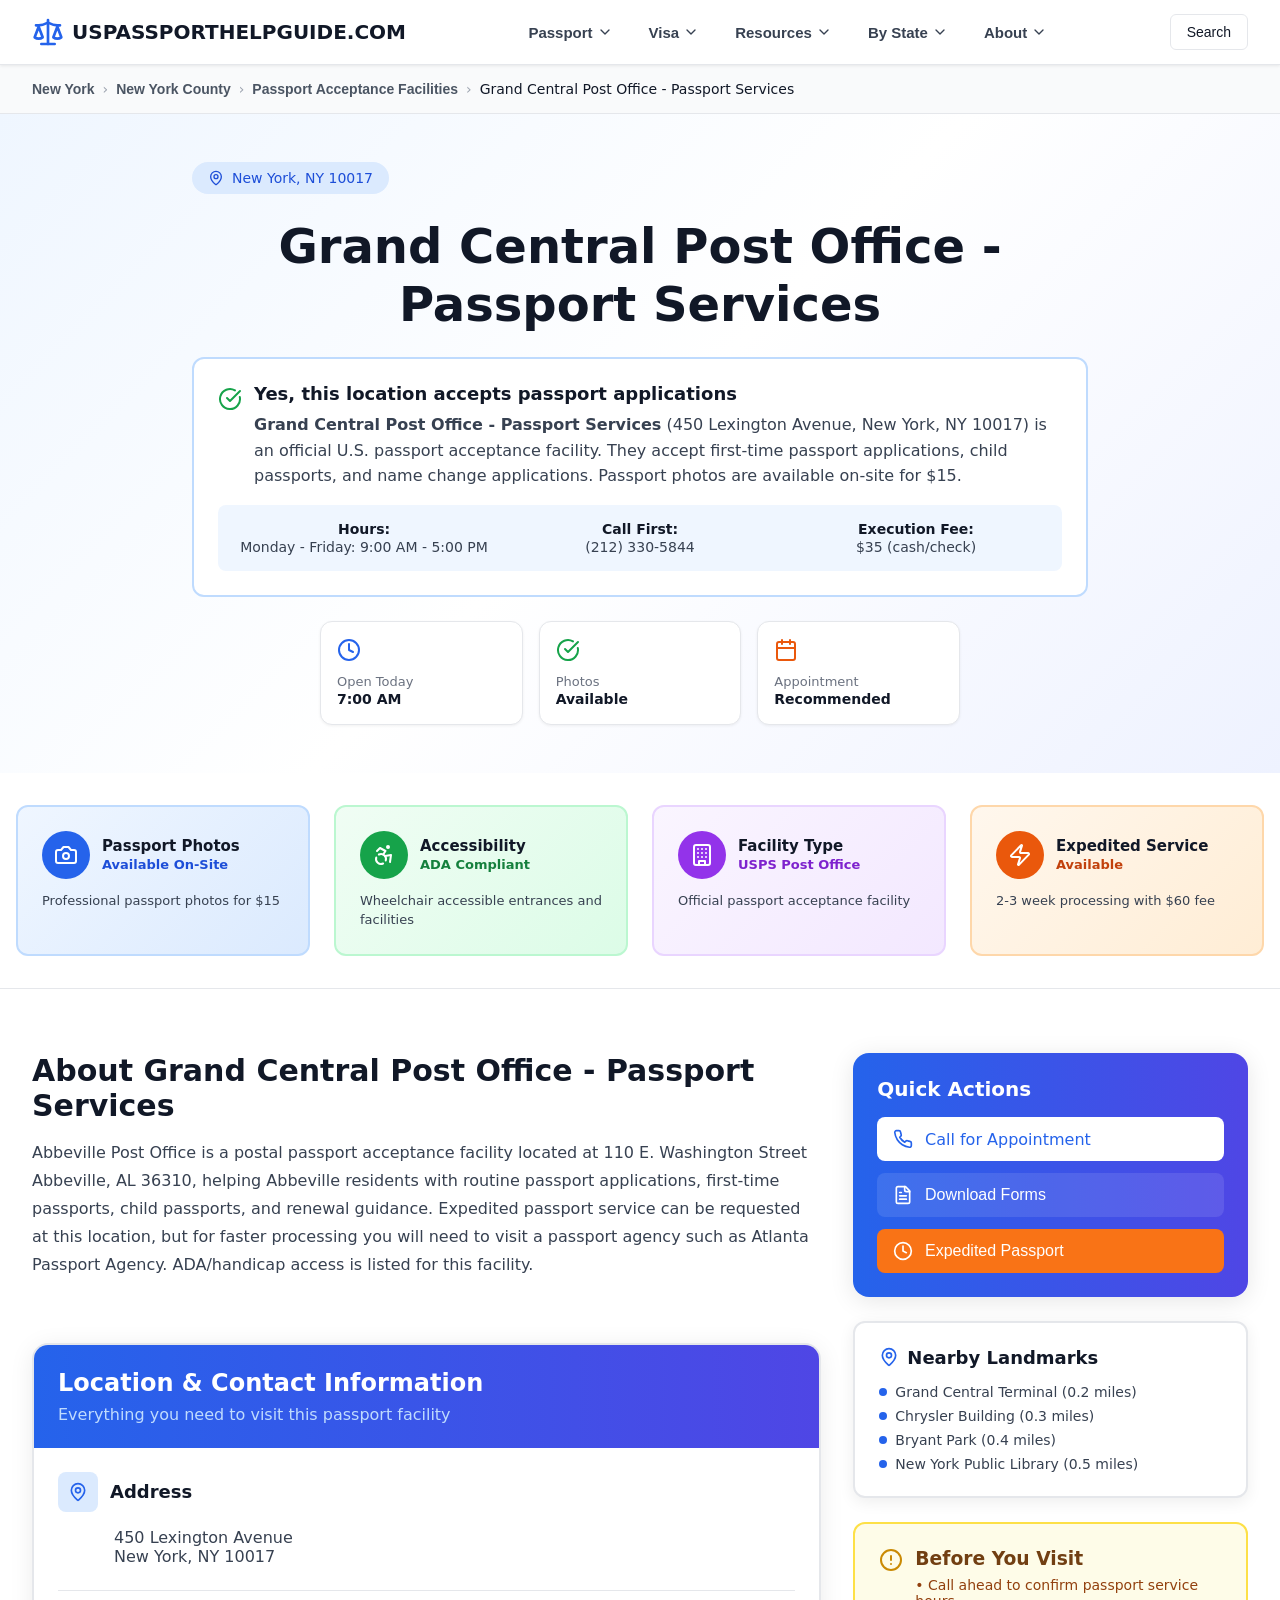
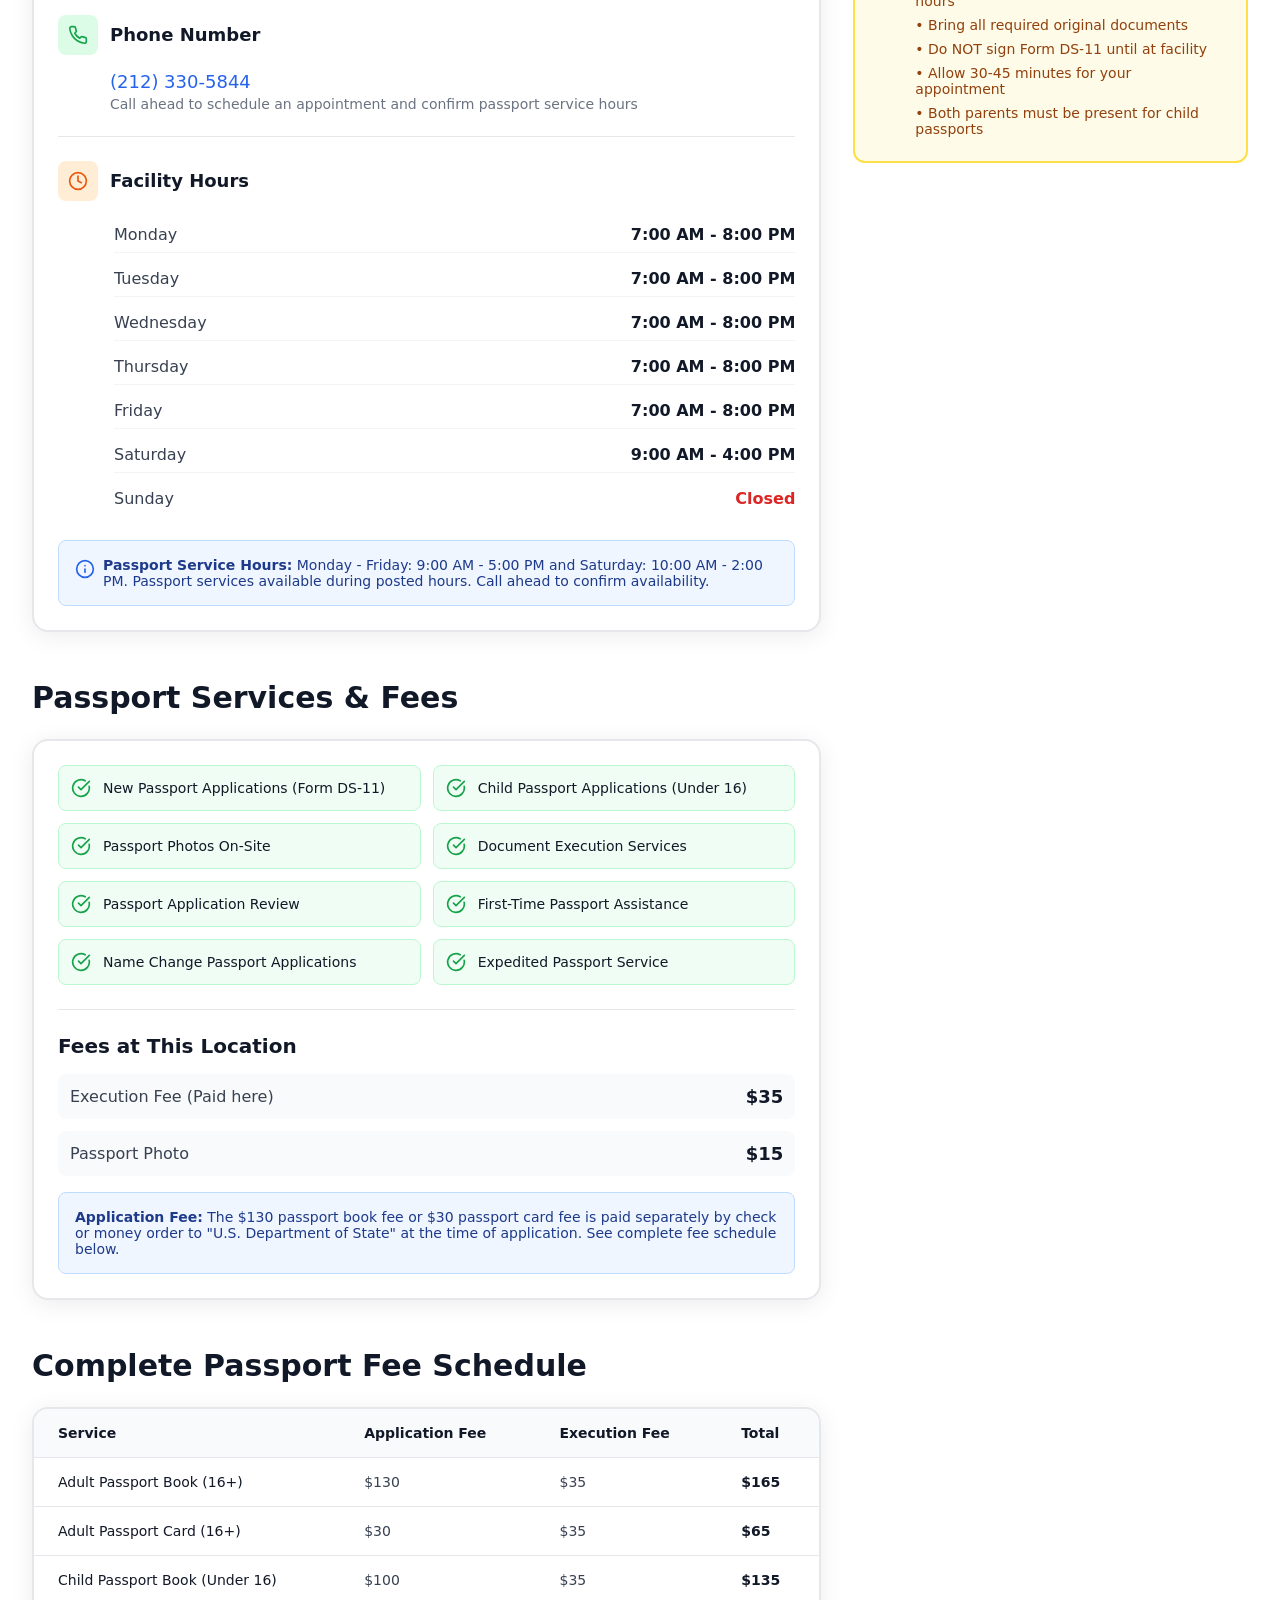
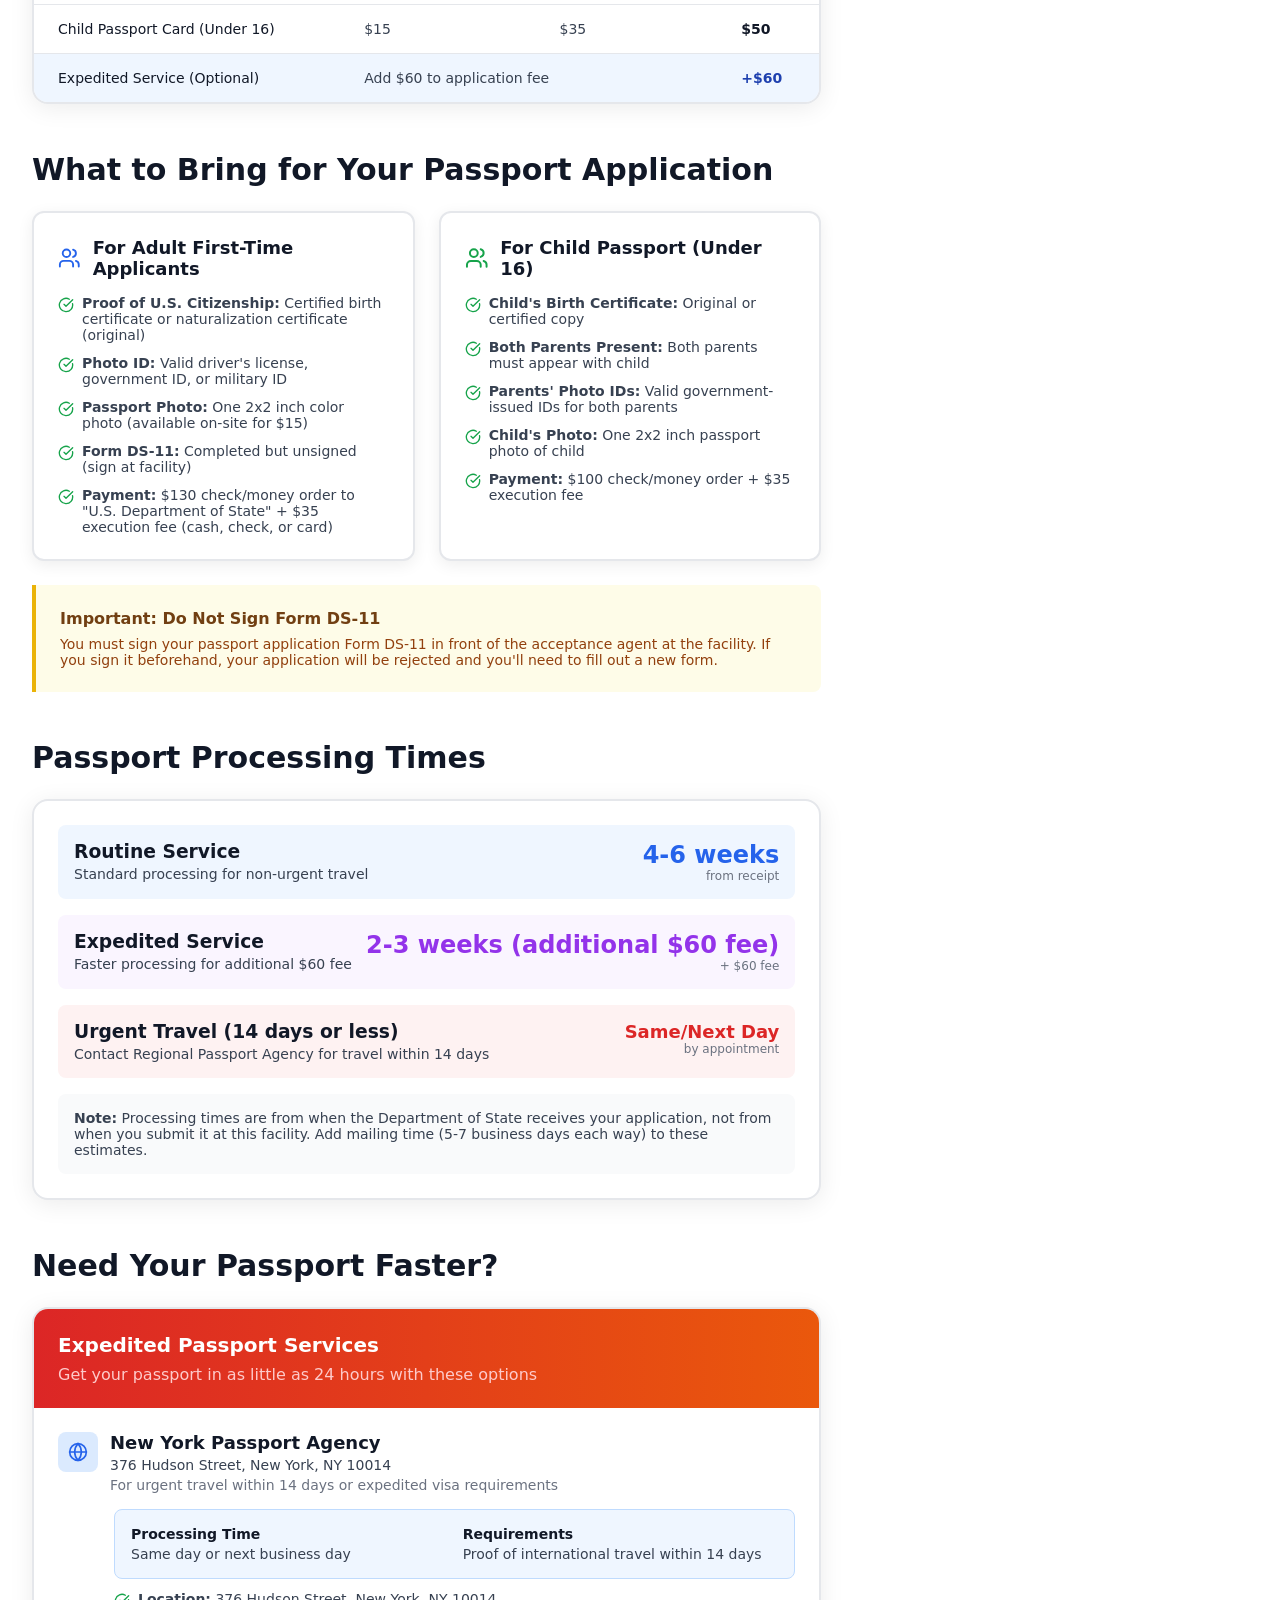
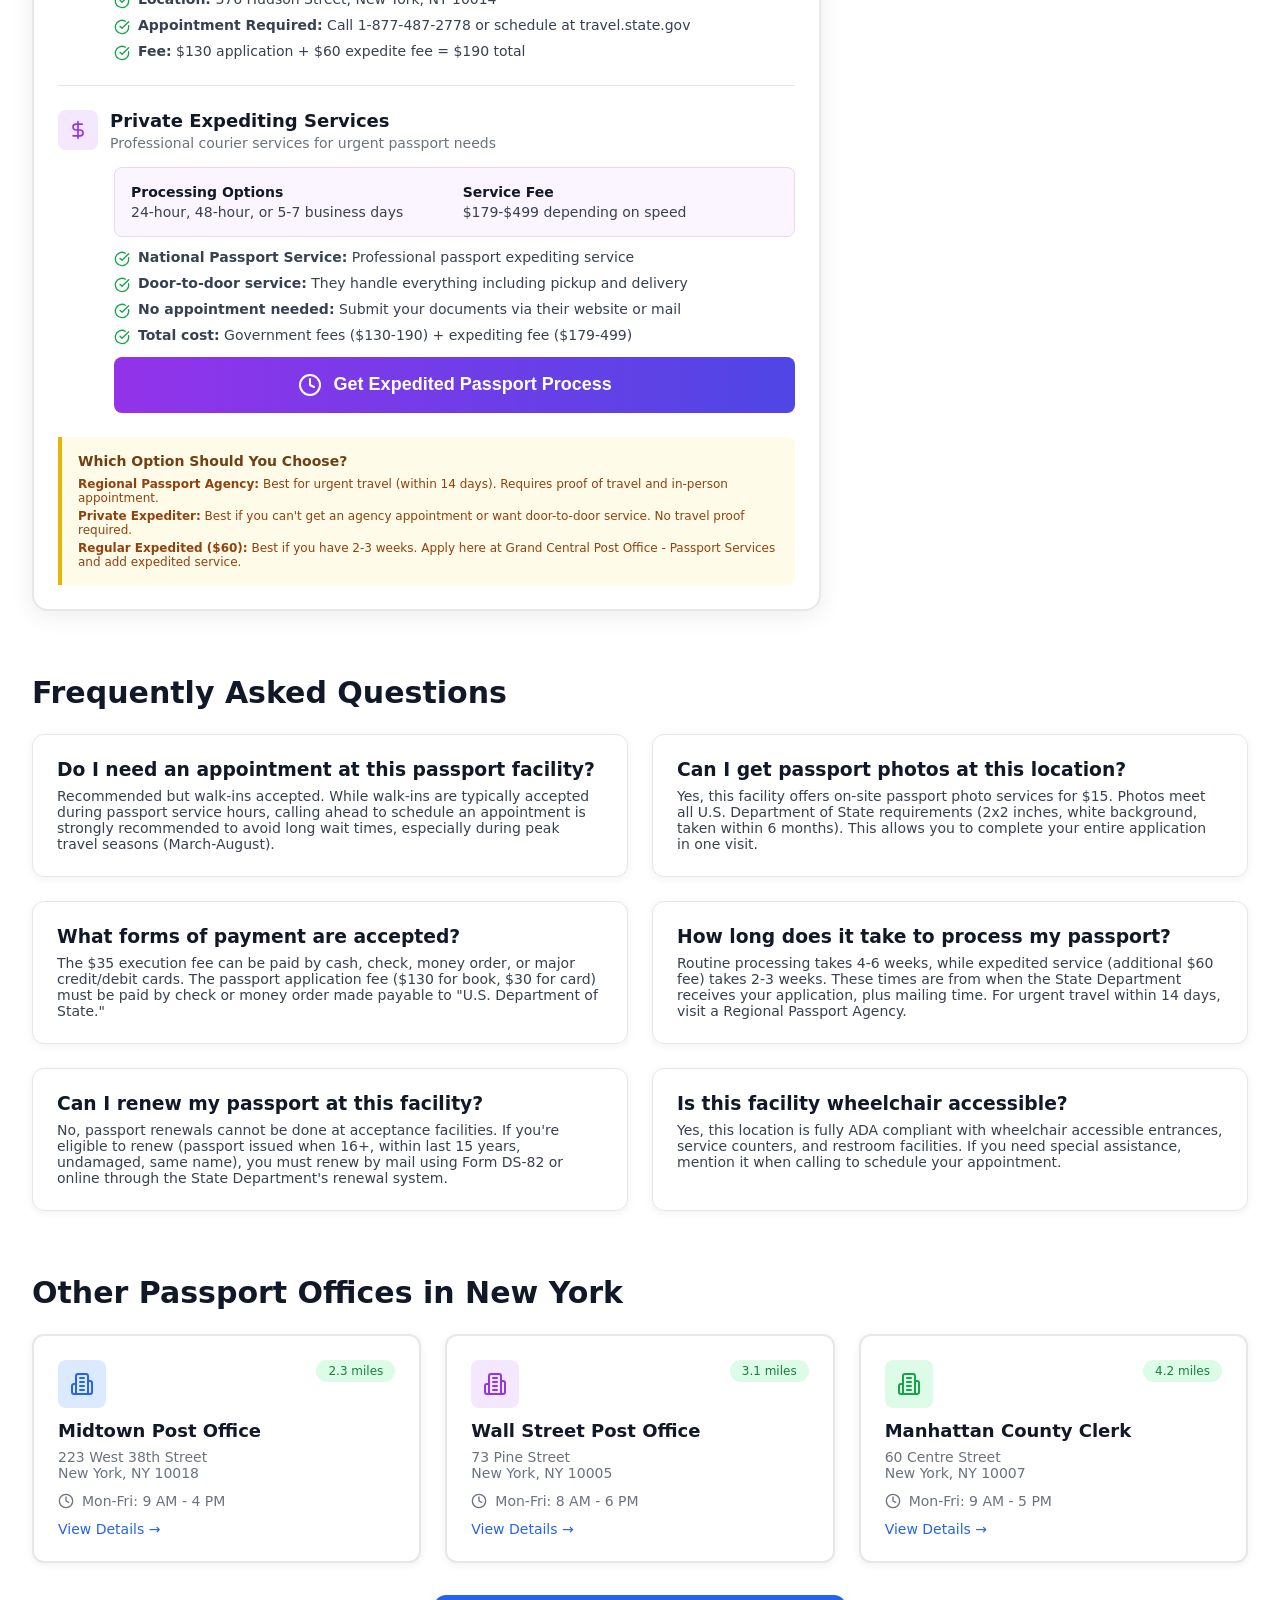
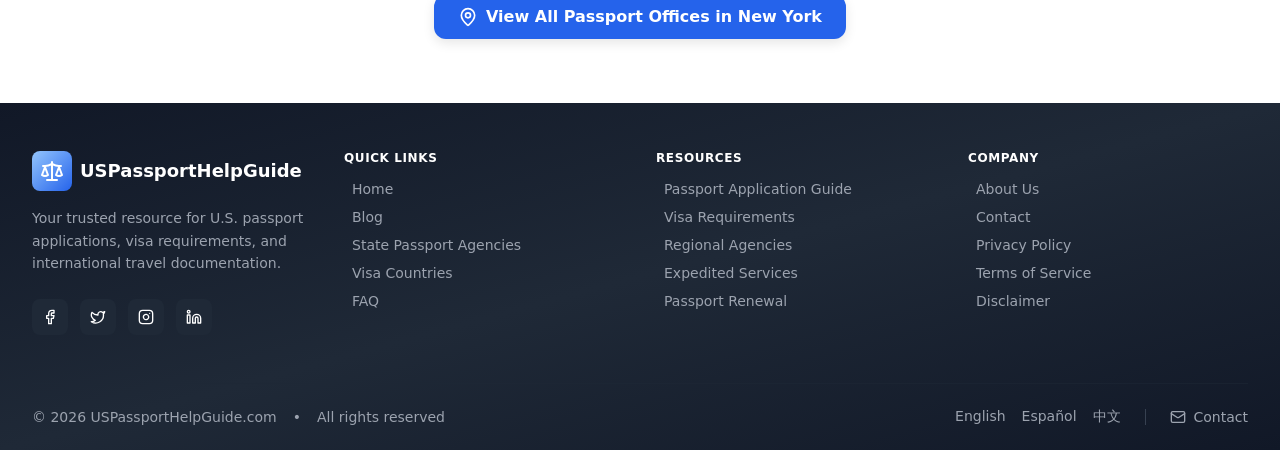
<file: index.html>
<!doctype html>
<html lang="en">
  <head>
    <meta charset="UTF-8" />
    <meta name="viewport" content="width=device-width, initial-scale=1.0" />
    <title>US Passport Help Guide</title>
    <link rel="stylesheet" href="css/style.css" />
    <link rel="stylesheet" href="css/breakpoints.css" />
    <script src="js/nav.js" defer></script>
  </head>
  <body>
    <header class="header">
      <nav class="navbar">
        <div class="navbar-container">
          <!-- Logo -->
          <div class="logo">
            <svg
              xmlns="http://www.w3.org/2000/svg"
              width="24"
              height="24"
              viewBox="0 0 24 24"
              fill="none"
              stroke="currentColor"
              stroke-width="2"
              stroke-linecap="round"
              stroke-linejoin="round"
              class="logo-icon"
            >
              <path d="m16 16 3-8 3 8c-.87.65-1.92 1-3 1s-2.13-.35-3-1Z" />
              <path d="m2 16 3-8 3 8c-.87.65-1.92 1-3 1s-2.13-.35-3-1Z" />
              <path d="M7 21h10" />
              <path d="M12 3v18" />
              <path d="M3 7h2c2 0 5-1 7-2 2 1 5 2 7 2h2" />
            </svg>
            <span class="logo-text">USPASSPORTHELPGUIDE.COM</span>
          </div>

          <!-- Navigation Menu -->
          <div class="nav-menu">
            <!-- Passport -->
            <div class="nav-item">
              <button class="nav-link">
                Passport
                <svg
                  xmlns="http://www.w3.org/2000/svg"
                  viewBox="0 0 24 24"
                  fill="none"
                  stroke="currentColor"
                  stroke-width="2"
                  stroke-linecap="round"
                  stroke-linejoin="round"
                  class="nav-arrow"
                >
                  <path d="m6 9 6 6 6-6" />
                </svg>
              </button>
              <div class="nav-sub-item">
                <a href="#new-passport" class="nav-sub-item__link"
                  >New Passport</a
                >
                <a href="#passport-renewal" class="nav-sub-item__link"
                  >Passport Renewal</a
                >
                <a href="#child-passport" class="nav-sub-item__link"
                  >Child Passport</a
                >
                <a href="#name-change" class="nav-sub-item__link"
                  >Name Change</a
                >
                <a href="#expedited-passport" class="nav-sub-item__link"
                  >Expedited Passport</a
                >
                <a href="#passport-photos" class="nav-sub-item__link"
                  >Passport Photos</a
                >
              </div>
            </div>

            <!-- Visa -->
            <div class="nav-item">
              <button class="nav-link">
                Visa
                <svg
                  xmlns="http://www.w3.org/2000/svg"
                  viewBox="0 0 24 24"
                  fill="none"
                  stroke="currentColor"
                  stroke-width="2"
                  stroke-linecap="round"
                  stroke-linejoin="round"
                  class="nav-arrow"
                >
                  <path d="m6 9 6 6 6-6" />
                </svg>
              </button>
              <div class="nav-sub-item">
                <a href="#united-states" class="nav-sub-item__link"
                  >United States</a
                >
                <a href="#united-kingdom" class="nav-sub-item__link"
                  >United Kingdom</a
                >
                <a href="#canada" class="nav-sub-item__link">Canada</a>
                <a href="#australia" class="nav-sub-item__link">Australia</a>
                <a href="#germany" class="nav-sub-item__link">Germany</a>
                <a href="#france" class="nav-sub-item__link">France</a>
                <a href="#japan" class="nav-sub-item__link">Japan</a>
                <a href="#china" class="nav-sub-item__link">China</a>
                <a href="#india" class="nav-sub-item__link">India</a>
                <a href="#united-arab-emirates" class="nav-sub-item__link"
                  >United Arab Emirates</a
                >
                <a href="#all-countries" class="nav-sub-item__view-all"
                  >View All Countries</a
                >
              </div>
            </div>

            <!-- Resources -->
            <div class="nav-item">
              <button class="nav-link">
                Resources
                <svg
                  xmlns="http://www.w3.org/2000/svg"
                  viewBox="0 0 24 24"
                  fill="none"
                  stroke="currentColor"
                  stroke-width="2"
                  stroke-linecap="round"
                  stroke-linejoin="round"
                  class="nav-arrow"
                >
                  <path d="m6 9 6 6 6-6" />
                </svg>
              </button>
              <div class="nav-sub-item">
                <a href="#regional-agency" class="nav-sub-item__link"
                  >Regional Passport Agency</a
                >
                <a href="#passport-fees" class="nav-sub-item__link"
                  >Passport Fees</a
                >
                <a href="#visa-on-arrival" class="nav-sub-item__link"
                  >Visa on Arrival</a
                >
                <a href="#expedited-visa" class="nav-sub-item__link"
                  >Expedited Visa Services</a
                >
                <a href="#passport-faq" class="nav-sub-item__link"
                  >Passport &amp; Visa FAQ</a
                >
              </div>
            </div>

            <!-- By State -->
            <div class="nav-item">
              <button class="nav-link">
                By State
                <svg
                  xmlns="http://www.w3.org/2000/svg"
                  viewBox="0 0 24 24"
                  fill="none"
                  stroke="currentColor"
                  stroke-width="2"
                  stroke-linecap="round"
                  stroke-linejoin="round"
                  class="nav-arrow"
                >
                  <path d="m6 9 6 6 6-6" />
                </svg>
              </button>
              <div class="nav-sub-item">
                <a href="#al" class="nav-sub-item__link">Alabama</a>
                <a href="#ak" class="nav-sub-item__link">Alaska</a>
                <a href="#az" class="nav-sub-item__link">Arizona</a>
                <a href="#ar" class="nav-sub-item__link">Arkansas</a>
                <a href="#ca" class="nav-sub-item__link">California</a>
                <a href="#states" class="nav-sub-item__view-all"
                  >View All 50 States</a
                >
              </div>
            </div>

            <!-- About -->
            <div class="nav-item">
              <button class="nav-link">
                About
                <svg
                  xmlns="http://www.w3.org/2000/svg"
                  viewBox="0 0 24 24"
                  fill="none"
                  stroke="currentColor"
                  stroke-width="2"
                  stroke-linecap="round"
                  stroke-linejoin="round"
                  class="nav-arrow"
                >
                  <path d="m6 9 6 6 6-6" />
                </svg>
              </button>
              <div class="nav-sub-item">
                <a href="#about-us" class="nav-sub-item__link">About Us</a>
                <a href="#faq" class="nav-sub-item__link">FAQ</a>
                <a href="#contact" class="nav-sub-item__link">Contact</a>
                <a href="#disclaimer" class="nav-sub-item__link">Disclaimer</a>
              </div>
            </div>
          </div>
          <!-- /nav-menu -->

          <!-- Action Buttons -->
          <div class="nav-actions">
            <button class="search-btn">Search</button>
          </div>

          <!-- Mobile Menu Button -->
          <button
            class="mobile-menu-btn"
            id="hamburgerBtn"
            aria-label="Toggle menu"
            aria-expanded="false"
            aria-controls="mobileNavPanel"
          >
            <svg
              xmlns="http://www.w3.org/2000/svg"
              viewBox="0 0 24 24"
              fill="none"
              stroke="currentColor"
              stroke-width="2"
              stroke-linecap="round"
              stroke-linejoin="round"
              class="menu-icon"
            >
              <line x1="4" x2="20" y1="12" y2="12" />
              <line x1="4" x2="20" y1="6" y2="6" />
              <line x1="4" x2="20" y1="18" y2="18" />
            </svg>
          </button>
        </div>
        <!-- /navbar-container -->
      </nav>

      <!-- ══════════════════════════════════
       MOBILE NAV PANEL
       header এর ভেতরে, navbar এর নিচে
  ══════════════════════════════════ -->
      <div class="mobile-nav-panel" id="mobileNavPanel">
        <div class="mobile-nav-list">
          <!-- Passport -->
          <div class="mobile-nav-group">
            <div class="mobile-nav-group__title">Passport</div>
            <div class="mobile-nav-group__links">
              <a href="#new-passport" class="mobile-nav-link">New Passport</a>
              <a href="#passport-renewal" class="mobile-nav-link"
                >Passport Renewal</a
              >
              <a href="#child-passport" class="mobile-nav-link"
                >Child Passport</a
              >
              <a href="#name-change" class="mobile-nav-link">Name Change</a>
              <a href="#expedited-passport" class="mobile-nav-link"
                >Expedited Passport</a
              >
              <a href="#passport-photos" class="mobile-nav-link"
                >Passport Photos</a
              >
            </div>
          </div>

          <!-- Visa -->
          <div class="mobile-nav-group">
            <div class="mobile-nav-group__title">Visa</div>
            <div class="mobile-nav-group__links">
              <a href="#visa-us" class="mobile-nav-link">United States</a>
              <a href="#visa-uk" class="mobile-nav-link">United Kingdom</a>
              <a href="#visa-ca" class="mobile-nav-link">Canada</a>
              <a href="#visa-au" class="mobile-nav-link">Australia</a>
              <a href="#visa-de" class="mobile-nav-link">Germany</a>
              <a href="#visa-fr" class="mobile-nav-link">France</a>
              <a href="#visa-jp" class="mobile-nav-link">Japan</a>
              <a href="#visa-cn" class="mobile-nav-link">China</a>
              <a href="#visa-in" class="mobile-nav-link">India</a>
              <a href="#visa-ae" class="mobile-nav-link"
                >United Arab Emirates</a
              >
              <a
                href="#all-visas"
                class="mobile-nav-link mobile-nav-link--featured"
                >View All Countries</a
              >
            </div>
          </div>

          <!-- Resources -->
          <div class="mobile-nav-group">
            <div class="mobile-nav-group__title">Resources</div>
            <div class="mobile-nav-group__links">
              <a href="#regional-agency" class="mobile-nav-link"
                >Regional Passport Agency</a
              >
              <a href="#passport-fees" class="mobile-nav-link">Passport Fees</a>
              <a href="#visa-on-arrival" class="mobile-nav-link"
                >Visa on Arrival</a
              >
              <a href="#expedited-visa" class="mobile-nav-link"
                >Expedited Visa Services</a
              >
              <a href="#passport-visa-faq" class="mobile-nav-link"
                >Passport &amp; Visa FAQ</a
              >
            </div>
          </div>

          <!-- By State -->
          <div class="mobile-nav-group">
            <div class="mobile-nav-group__title">By State</div>
            <div class="mobile-nav-group__links">
              <a href="#al" class="mobile-nav-link">Alabama</a>
              <a href="#ak" class="mobile-nav-link">Alaska</a>
              <a href="#az" class="mobile-nav-link">Arizona</a>
              <a href="#ar" class="mobile-nav-link">Arkansas</a>
              <a href="#ca" class="mobile-nav-link">California</a>
              <a
                href="#states"
                class="mobile-nav-link mobile-nav-link--featured"
                >View All 50 States</a
              >
            </div>
          </div>

          <!-- About -->
          <div class="mobile-nav-group">
            <div class="mobile-nav-group__title">About</div>
            <div class="mobile-nav-group__links">
              <a href="#about" class="mobile-nav-link">About Us</a>
              <a href="#faq" class="mobile-nav-link">FAQ</a>
              <a href="#contact" class="mobile-nav-link">Contact</a>
              <a href="#disclaimer" class="mobile-nav-link">Disclaimer</a>
            </div>
          </div>
        </div>
      </div>
      <!-- /mobile-nav-panel -->
    </header>

    <div class="breadcrumb-bar">
      <div class="breadcrumb-bar__container">
        <nav class="breadcrumb" aria-label="Breadcrumb">
          <button class="breadcrumb__link">New York</button>
          <span class="breadcrumb__separator">›</span>
          <button class="breadcrumb__link">New York County</button>
          <span class="breadcrumb__separator">›</span>
          <button class="breadcrumb__link">
            Passport Acceptance Facilities
          </button>
          <span class="breadcrumb__separator">›</span>
          <span class="breadcrumb__current"
            >Grand Central Post Office - Passport Services</span
          >
        </nav>
      </div>
    </div>

    <!-- ! Services -->
    <section class="page-wrapper">
      <div class="service-container">
        <span class="location-badge">
          <svg
            xmlns="http://www.w3.org/2000/svg"
            viewBox="0 0 24 24"
            fill="none"
            stroke="currentColor"
            stroke-width="2"
            stroke-linecap="round"
            stroke-linejoin="round"
          >
            <path
              d="M20 10c0 4.993-5.539 10.193-7.399 11.799a1 1 0 0 1-1.202 0C9.539 20.193 4 14.993 4 10a8 8 0 0 1 16 0"
            ></path>
            <circle cx="12" cy="10" r="3"></circle>
          </svg>
          New York, NY 10017
        </span>

        <h1 class="page-title">
          Grand Central Post Office - Passport Services
        </h1>

        <article class="info-card">
          <div class="acceptance-row">
            <svg
              xmlns="http://www.w3.org/2000/svg"
              viewBox="0 0 24 24"
              fill="none"
              stroke="currentColor"
              stroke-width="2"
              stroke-linecap="round"
              stroke-linejoin="round"
            >
              <path d="M21.801 10A10 10 0 1 1 17 3.335"></path>
              <path d="m9 11 3 3L22 4"></path>
            </svg>
            <div>
              <h2 class="acceptance-title">
                Yes, this location accepts passport applications
              </h2>
              <p class="acceptance-desc">
                <strong>Grand Central Post Office - Passport Services</strong>
                (450 Lexington Avenue, New York, NY 10017) is an official U.S.
                passport acceptance facility. They accept first-time passport
                applications, child passports, and name change applications.
                Passport photos are available on-site for $15.
              </p>
            </div>
          </div>
          <div class="details-grid">
            <div>
              <span class="detail-label">Hours:</span>
              <span class="detail-value"
                >Monday - Friday: 9:00 AM - 5:00 PM</span
              >
            </div>
            <div>
              <span class="detail-label">Call First:</span>
              <span class="detail-value">(212) 330-5844</span>
            </div>
            <div>
              <span class="detail-label">Execution Fee:</span>
              <span class="detail-value">$35 (cash/check)</span>
            </div>
          </div>
        </article>

        <div class="stats-grid">
          <div class="stat-card">
            <svg
              class="icon-blue"
              xmlns="http://www.w3.org/2000/svg"
              viewBox="0 0 24 24"
              fill="none"
              stroke="currentColor"
              stroke-width="2"
              stroke-linecap="round"
              stroke-linejoin="round"
            >
              <circle cx="12" cy="12" r="10"></circle>
              <polyline points="12 6 12 12 16 14"></polyline>
            </svg>
            <span class="stat-label">Open Today</span>
            <span class="stat-value">7:00 AM</span>
          </div>
          <div class="stat-card">
            <svg
              class="icon-green"
              xmlns="http://www.w3.org/2000/svg"
              viewBox="0 0 24 24"
              fill="none"
              stroke="currentColor"
              stroke-width="2"
              stroke-linecap="round"
              stroke-linejoin="round"
            >
              <path d="M21.801 10A10 10 0 1 1 17 3.335"></path>
              <path d="m9 11 3 3L22 4"></path>
            </svg>
            <span class="stat-label">Photos</span>
            <span class="stat-value">Available</span>
          </div>
          <div class="stat-card">
            <svg
              class="icon-orange"
              xmlns="http://www.w3.org/2000/svg"
              viewBox="0 0 24 24"
              fill="none"
              stroke="currentColor"
              stroke-width="2"
              stroke-linecap="round"
              stroke-linejoin="round"
            >
              <path d="M8 2v4"></path>
              <path d="M16 2v4"></path>
              <rect width="18" height="18" x="3" y="4" rx="2"></rect>
              <path d="M3 10h18"></path>
            </svg>
            <span class="stat-label">Appointment</span>
            <span class="stat-value">Recommended</span>
          </div>
        </div>
      </div>
    </section>

    <!-- ! Services Bar -->
    <section class="services-bar">
      <div class="services-container">
        <div class="services-grid">
          <div class="service-card service-card--blue">
            <div class="card-header">
              <div class="card-icon card-icon--blue">
                <svg
                  viewBox="0 0 24 24"
                  fill="none"
                  stroke-width="2"
                  stroke-linecap="round"
                  stroke-linejoin="round"
                >
                  <path
                    d="M14.5 4h-5L7 7H4a2 2 0 0 0-2 2v9a2 2 0 0 0 2 2h16a2 2 0 0 0 2-2V9a2 2 0 0 0-2-2h-3l-2.5-3z"
                  ></path>
                  <circle cx="12" cy="13" r="3"></circle>
                </svg>
              </div>
              <div>
                <h3 class="card-title">Passport Photos</h3>
                <p class="card-subtitle card-subtitle--blue">
                  Available On-Site
                </p>
              </div>
            </div>
            <p class="card-desc">Professional passport photos for $15</p>
          </div>

          <div class="service-card service-card--green">
            <div class="card-header">
              <div class="card-icon card-icon--green">
                <svg
                  viewBox="0 0 24 24"
                  fill="none"
                  stroke-width="2"
                  stroke-linecap="round"
                  stroke-linejoin="round"
                >
                  <circle cx="16" cy="4" r="1"></circle>
                  <path d="m18 19 1-7-6 1"></path>
                  <path d="m5 8 3-3 5.5 3-2.36 3.5"></path>
                  <path d="M4.24 14.5a5 5 0 0 0 6.88 6"></path>
                  <path d="M13.76 17.5a5 5 0 0 0-6.88-6"></path>
                </svg>
              </div>
              <div>
                <h3 class="card-title">Accessibility</h3>
                <p class="card-subtitle card-subtitle--green">ADA Compliant</p>
              </div>
            </div>
            <p class="card-desc">
              Wheelchair accessible entrances and facilities
            </p>
          </div>

          <div class="service-card service-card--purple">
            <div class="card-header">
              <div class="card-icon card-icon--purple">
                <svg
                  viewBox="0 0 24 24"
                  fill="none"
                  stroke-width="2"
                  stroke-linecap="round"
                  stroke-linejoin="round"
                >
                  <rect width="16" height="20" x="4" y="2" rx="2" ry="2"></rect>
                  <path d="M9 22v-4h6v4"></path>
                  <path d="M8 6h.01"></path>
                  <path d="M16 6h.01"></path>
                  <path d="M12 6h.01"></path>
                  <path d="M12 10h.01"></path>
                  <path d="M12 14h.01"></path>
                  <path d="M16 10h.01"></path>
                  <path d="M16 14h.01"></path>
                  <path d="M8 10h.01"></path>
                  <path d="M8 14h.01"></path>
                </svg>
              </div>
              <div>
                <h3 class="card-title">Facility Type</h3>
                <p class="card-subtitle card-subtitle--purple">
                  USPS Post Office
                </p>
              </div>
            </div>
            <p class="card-desc">Official passport acceptance facility</p>
          </div>

          <div class="service-card service-card--orange">
            <div class="card-header">
              <div class="card-icon card-icon--orange">
                <svg
                  viewBox="0 0 24 24"
                  fill="none"
                  stroke-width="2"
                  stroke-linecap="round"
                  stroke-linejoin="round"
                >
                  <path
                    d="M4 14a1 1 0 0 1-.78-1.63l9.9-10.2a.5.5 0 0 1 .86.46l-1.92 6.02A1 1 0 0 0 13 10h7a1 1 0 0 1 .78 1.63l-9.9 10.2a.5.5 0 0 1-.86-.46l1.92-6.02A1 1 0 0 0 11 14z"
                  ></path>
                </svg>
              </div>
              <div>
                <h3 class="card-title">Expedited Service</h3>
                <p class="card-subtitle card-subtitle--orange">Available</p>
              </div>
            </div>
            <p class="card-desc">2-3 week processing with $60 fee</p>
          </div>
        </div>
      </div>
    </section>

    <!-- ! Main Content -->
    <section class="main-content-wrapper">
      <div class="main-content-container">
        <div class="grid-layout">
          <!-- Main Content -->
          <div class="main-content">
            <!-- About -->
            <div class="prose">
              <h2
                class="section-title-sm"
                style="
                  font-size: 1.875rem;
                  font-weight: 700;
                  color: #111827;
                  margin-bottom: 1rem;
                "
              >
                About Grand Central Post Office - Passport Services
              </h2>
              <p>
                Abbeville Post Office is a postal passport acceptance facility
                located at 110 E. Washington Street Abbeville, AL 36310, helping
                Abbeville residents with routine passport applications,
                first-time passports, child passports, and renewal guidance.
                Expedited passport service can be requested at this location,
                but for faster processing you will need to visit a passport
                agency such as Atlanta Passport Agency. ADA/handicap access is
                listed for this facility.
              </p>
            </div>

            <!-- Location & Contact -->
            <div class="card">
              <div class="card-header-blue">
                <h2>Location &amp; Contact Information</h2>
                <p>Everything you need to visit this passport facility</p>
              </div>
              <div class="card-body-spaced">
                <!-- Address -->
                <div>
                  <div class="info-label-row">
                    <div class="icon-box icon-box-blue">
                      <svg
                        xmlns="http://www.w3.org/2000/svg"
                        viewBox="0 0 24 24"
                        fill="none"
                        stroke="#2563eb"
                        stroke-width="2"
                        stroke-linecap="round"
                        stroke-linejoin="round"
                      >
                        <path
                          d="M20 10c0 4.993-5.539 10.193-7.399 11.799a1 1 0 0 1-1.202 0C9.539 20.193 4 14.993 4 10a8 8 0 0 1 16 0"
                        />
                        <circle cx="12" cy="10" r="3" />
                      </svg>
                    </div>
                    <h3 class="info-section-title">Address</h3>
                  </div>
                  <p class="address-text">
                    450 Lexington Avenue<br />New York, NY 10017
                  </p>
                </div>

                <hr class="divider" />

                <!-- Phone -->
                <div>
                  <div class="info-label-row">
                    <div class="icon-box icon-box-green">
                      <svg
                        xmlns="http://www.w3.org/2000/svg"
                        viewBox="0 0 24 24"
                        fill="none"
                        stroke="#16a34a"
                        stroke-width="2"
                        stroke-linecap="round"
                        stroke-linejoin="round"
                      >
                        <path
                          d="M22 16.92v3a2 2 0 0 1-2.18 2 19.79 19.79 0 0 1-8.63-3.07 19.5 19.5 0 0 1-6-6 19.79 19.79 0 0 1-3.07-8.67A2 2 0 0 1 4.11 2h3a2 2 0 0 1 2 1.72 12.84 12.84 0 0 0 .7 2.81 2 2 0 0 1-.45 2.11L8.09 9.91a16 16 0 0 0 6 6l1.27-1.27a2 2 0 0 1 2.11-.45 12.84 12.84 0 0 0 2.81.7A2 2 0 0 1 22 16.92z"
                        />
                      </svg>
                    </div>
                    <h3 class="info-section-title">Phone Number</h3>
                  </div>
                  <a href="tel:(212) 330-5844" class="phone-link"
                    >(212) 330-5844</a
                  >
                  <p class="phone-note">
                    Call ahead to schedule an appointment and confirm passport
                    service hours
                  </p>
                </div>

                <hr class="divider" />

                <!-- Hours -->
                <div>
                  <div class="info-label-row">
                    <div class="icon-box icon-box-orange">
                      <svg
                        xmlns="http://www.w3.org/2000/svg"
                        viewBox="0 0 24 24"
                        fill="none"
                        stroke="#ea580c"
                        stroke-width="2"
                        stroke-linecap="round"
                        stroke-linejoin="round"
                      >
                        <circle cx="12" cy="12" r="10" />
                        <polyline points="12 6 12 12 16 14" />
                      </svg>
                    </div>
                    <h3 class="info-section-title">Facility Hours</h3>
                  </div>
                  <div class="hours-list">
                    <div class="hours-row">
                      <span class="hours-day">Monday</span
                      ><span class="hours-time">7:00 AM - 8:00 PM</span>
                    </div>
                    <div class="hours-row">
                      <span class="hours-day">Tuesday</span
                      ><span class="hours-time">7:00 AM - 8:00 PM</span>
                    </div>
                    <div class="hours-row">
                      <span class="hours-day">Wednesday</span
                      ><span class="hours-time">7:00 AM - 8:00 PM</span>
                    </div>
                    <div class="hours-row">
                      <span class="hours-day">Thursday</span
                      ><span class="hours-time">7:00 AM - 8:00 PM</span>
                    </div>
                    <div class="hours-row">
                      <span class="hours-day">Friday</span
                      ><span class="hours-time">7:00 AM - 8:00 PM</span>
                    </div>
                    <div class="hours-row">
                      <span class="hours-day">Saturday</span
                      ><span class="hours-time">9:00 AM - 4:00 PM</span>
                    </div>
                    <div class="hours-row">
                      <span class="hours-day">Sunday</span
                      ><span class="hours-closed">Closed</span>
                    </div>
                  </div>
                </div>

                <div class="alert-blue">
                  <svg
                    xmlns="http://www.w3.org/2000/svg"
                    viewBox="0 0 24 24"
                    fill="none"
                    stroke="currentColor"
                    stroke-width="2"
                    stroke-linecap="round"
                    stroke-linejoin="round"
                  >
                    <circle cx="12" cy="12" r="10" />
                    <path d="M12 16v-4" />
                    <path d="M12 8h.01" />
                  </svg>
                  <p class="alert-blue-text">
                    <strong>Passport Service Hours:</strong> Monday - Friday:
                    9:00 AM - 5:00 PM and Saturday: 10:00 AM - 2:00 PM. Passport
                    services available during posted hours. Call ahead to
                    confirm availability.
                  </p>
                </div>
              </div>
            </div>

            <!-- Services & Fees -->
            <div>
              <h2 class="section-title">Passport Services &amp; Fees</h2>
              <div class="card">
                <div class="card-body">
                  <div class="content-services-grid">
                    <div class="service-item">
                      <svg
                        xmlns="http://www.w3.org/2000/svg"
                        viewBox="0 0 24 24"
                        fill="none"
                        stroke="currentColor"
                        stroke-width="2"
                        stroke-linecap="round"
                        stroke-linejoin="round"
                      >
                        <path d="M21.801 10A10 10 0 1 1 17 3.335" />
                        <path d="m9 11 3 3L22 4" /></svg
                      ><span>New Passport Applications (Form DS-11)</span>
                    </div>
                    <div class="service-item">
                      <svg
                        xmlns="http://www.w3.org/2000/svg"
                        viewBox="0 0 24 24"
                        fill="none"
                        stroke="currentColor"
                        stroke-width="2"
                        stroke-linecap="round"
                        stroke-linejoin="round"
                      >
                        <path d="M21.801 10A10 10 0 1 1 17 3.335" />
                        <path d="m9 11 3 3L22 4" /></svg
                      ><span>Child Passport Applications (Under 16)</span>
                    </div>
                    <div class="service-item">
                      <svg
                        xmlns="http://www.w3.org/2000/svg"
                        viewBox="0 0 24 24"
                        fill="none"
                        stroke="currentColor"
                        stroke-width="2"
                        stroke-linecap="round"
                        stroke-linejoin="round"
                      >
                        <path d="M21.801 10A10 10 0 1 1 17 3.335" />
                        <path d="m9 11 3 3L22 4" /></svg
                      ><span>Passport Photos On-Site</span>
                    </div>
                    <div class="service-item">
                      <svg
                        xmlns="http://www.w3.org/2000/svg"
                        viewBox="0 0 24 24"
                        fill="none"
                        stroke="currentColor"
                        stroke-width="2"
                        stroke-linecap="round"
                        stroke-linejoin="round"
                      >
                        <path d="M21.801 10A10 10 0 1 1 17 3.335" />
                        <path d="m9 11 3 3L22 4" /></svg
                      ><span>Document Execution Services</span>
                    </div>
                    <div class="service-item">
                      <svg
                        xmlns="http://www.w3.org/2000/svg"
                        viewBox="0 0 24 24"
                        fill="none"
                        stroke="currentColor"
                        stroke-width="2"
                        stroke-linecap="round"
                        stroke-linejoin="round"
                      >
                        <path d="M21.801 10A10 10 0 1 1 17 3.335" />
                        <path d="m9 11 3 3L22 4" /></svg
                      ><span>Passport Application Review</span>
                    </div>
                    <div class="service-item">
                      <svg
                        xmlns="http://www.w3.org/2000/svg"
                        viewBox="0 0 24 24"
                        fill="none"
                        stroke="currentColor"
                        stroke-width="2"
                        stroke-linecap="round"
                        stroke-linejoin="round"
                      >
                        <path d="M21.801 10A10 10 0 1 1 17 3.335" />
                        <path d="m9 11 3 3L22 4" /></svg
                      ><span>First-Time Passport Assistance</span>
                    </div>
                    <div class="service-item">
                      <svg
                        xmlns="http://www.w3.org/2000/svg"
                        viewBox="0 0 24 24"
                        fill="none"
                        stroke="currentColor"
                        stroke-width="2"
                        stroke-linecap="round"
                        stroke-linejoin="round"
                      >
                        <path d="M21.801 10A10 10 0 1 1 17 3.335" />
                        <path d="m9 11 3 3L22 4" /></svg
                      ><span>Name Change Passport Applications</span>
                    </div>
                    <div class="service-item">
                      <svg
                        xmlns="http://www.w3.org/2000/svg"
                        viewBox="0 0 24 24"
                        fill="none"
                        stroke="currentColor"
                        stroke-width="2"
                        stroke-linecap="round"
                        stroke-linejoin="round"
                      >
                        <path d="M21.801 10A10 10 0 1 1 17 3.335" />
                        <path d="m9 11 3 3L22 4" /></svg
                      ><span>Expedited Passport Service</span>
                    </div>
                  </div>

                  <div
                    style="border-top: 1px solid #e5e7eb; padding-top: 1.5rem"
                  >
                    <h3
                      style="
                        font-size: 1.25rem;
                        font-weight: 700;
                        color: #111827;
                        margin-bottom: 1rem;
                      "
                    >
                      Fees at This Location
                    </h3>
                    <div class="fee-list">
                      <div class="fee-row">
                        <span class="fee-label">Execution Fee (Paid here)</span
                        ><span class="fee-amount">$35</span>
                      </div>
                      <div class="fee-row">
                        <span class="fee-label">Passport Photo</span
                        ><span class="fee-amount">$15</span>
                      </div>
                      <div class="alert-blue" style="margin-top: 0.25rem">
                        <p class="alert-blue-text">
                          <strong>Application Fee:</strong> The $130 passport
                          book fee or $30 passport card fee is paid separately
                          by check or money order to "U.S. Department of State"
                          at the time of application. See complete fee schedule
                          below.
                        </p>
                      </div>
                    </div>
                  </div>
                </div>
              </div>
            </div>

            <!-- Complete Fee Schedule -->
            <div>
              <h2 class="section-title">Complete Passport Fee Schedule</h2>
              <div class="card">
                <table class="fee-table">
                  <thead>
                    <tr>
                      <th>Service</th>
                      <th>Application Fee</th>
                      <th>Execution Fee</th>
                      <th>Total</th>
                    </tr>
                  </thead>
                  <tbody>
                    <tr>
                      <td class="td-bold">Adult Passport Book (16+)</td>
                      <td>$130</td>
                      <td>$35</td>
                      <td class="td-total">$165</td>
                    </tr>
                    <tr>
                      <td class="td-bold">Adult Passport Card (16+)</td>
                      <td>$30</td>
                      <td>$35</td>
                      <td class="td-total">$65</td>
                    </tr>
                    <tr>
                      <td class="td-bold">Child Passport Book (Under 16)</td>
                      <td>$100</td>
                      <td>$35</td>
                      <td class="td-total">$135</td>
                    </tr>
                    <tr>
                      <td class="td-bold">Child Passport Card (Under 16)</td>
                      <td>$15</td>
                      <td>$35</td>
                      <td class="td-total">$50</td>
                    </tr>
                    <tr class="row-blue">
                      <td class="td-bold">Expedited Service (Optional)</td>
                      <td colspan="2">Add $60 to application fee</td>
                      <td class="td-total" style="color: #1e40af">+$60</td>
                    </tr>
                  </tbody>
                </table>
              </div>
            </div>

            <!-- What to Bring -->
            <div>
              <h2 class="section-title">
                What to Bring for Your Passport Application
              </h2>
              <div class="docs-grid">
                <div class="doc-card">
                  <div class="doc-card-header">
                    <svg
                      xmlns="http://www.w3.org/2000/svg"
                      width="24"
                      height="24"
                      viewBox="0 0 24 24"
                      fill="none"
                      stroke="#2563eb"
                      stroke-width="2"
                      stroke-linecap="round"
                      stroke-linejoin="round"
                    >
                      <path d="M16 21v-2a4 4 0 0 0-4-4H6a4 4 0 0 0-4 4v2" />
                      <circle cx="9" cy="7" r="4" />
                      <path d="M22 21v-2a4 4 0 0 0-3-3.87" />
                      <path d="M16 3.13a4 4 0 0 1 0 7.75" />
                    </svg>
                    <h3>For Adult First-Time Applicants</h3>
                  </div>
                  <ul class="doc-list">
                    <li>
                      <svg
                        xmlns="http://www.w3.org/2000/svg"
                        viewBox="0 0 24 24"
                        fill="none"
                        stroke="currentColor"
                        stroke-width="2"
                        stroke-linecap="round"
                        stroke-linejoin="round"
                      >
                        <path d="M21.801 10A10 10 0 1 1 17 3.335" />
                        <path d="m9 11 3 3L22 4" /></svg
                      ><span
                        ><strong>Proof of U.S. Citizenship:</strong> Certified
                        birth certificate or naturalization certificate
                        (original)</span
                      >
                    </li>
                    <li>
                      <svg
                        xmlns="http://www.w3.org/2000/svg"
                        viewBox="0 0 24 24"
                        fill="none"
                        stroke="currentColor"
                        stroke-width="2"
                        stroke-linecap="round"
                        stroke-linejoin="round"
                      >
                        <path d="M21.801 10A10 10 0 1 1 17 3.335" />
                        <path d="m9 11 3 3L22 4" /></svg
                      ><span
                        ><strong>Photo ID:</strong> Valid driver's license,
                        government ID, or military ID</span
                      >
                    </li>
                    <li>
                      <svg
                        xmlns="http://www.w3.org/2000/svg"
                        viewBox="0 0 24 24"
                        fill="none"
                        stroke="currentColor"
                        stroke-width="2"
                        stroke-linecap="round"
                        stroke-linejoin="round"
                      >
                        <path d="M21.801 10A10 10 0 1 1 17 3.335" />
                        <path d="m9 11 3 3L22 4" /></svg
                      ><span
                        ><strong>Passport Photo:</strong> One 2x2 inch color
                        photo (available on-site for $15)</span
                      >
                    </li>
                    <li>
                      <svg
                        xmlns="http://www.w3.org/2000/svg"
                        viewBox="0 0 24 24"
                        fill="none"
                        stroke="currentColor"
                        stroke-width="2"
                        stroke-linecap="round"
                        stroke-linejoin="round"
                      >
                        <path d="M21.801 10A10 10 0 1 1 17 3.335" />
                        <path d="m9 11 3 3L22 4" /></svg
                      ><span
                        ><strong>Form DS-11:</strong> Completed but unsigned
                        (sign at facility)</span
                      >
                    </li>
                    <li>
                      <svg
                        xmlns="http://www.w3.org/2000/svg"
                        viewBox="0 0 24 24"
                        fill="none"
                        stroke="currentColor"
                        stroke-width="2"
                        stroke-linecap="round"
                        stroke-linejoin="round"
                      >
                        <path d="M21.801 10A10 10 0 1 1 17 3.335" />
                        <path d="m9 11 3 3L22 4" /></svg
                      ><span
                        ><strong>Payment:</strong> $130 check/money order to
                        "U.S. Department of State" + $35 execution fee (cash,
                        check, or card)</span
                      >
                    </li>
                  </ul>
                </div>
                <div class="doc-card">
                  <div class="doc-card-header">
                    <svg
                      xmlns="http://www.w3.org/2000/svg"
                      width="24"
                      height="24"
                      viewBox="0 0 24 24"
                      fill="none"
                      stroke="#16a34a"
                      stroke-width="2"
                      stroke-linecap="round"
                      stroke-linejoin="round"
                    >
                      <path d="M16 21v-2a4 4 0 0 0-4-4H6a4 4 0 0 0-4 4v2" />
                      <circle cx="9" cy="7" r="4" />
                      <path d="M22 21v-2a4 4 0 0 0-3-3.87" />
                      <path d="M16 3.13a4 4 0 0 1 0 7.75" />
                    </svg>
                    <h3>For Child Passport (Under 16)</h3>
                  </div>
                  <ul class="doc-list">
                    <li>
                      <svg
                        xmlns="http://www.w3.org/2000/svg"
                        viewBox="0 0 24 24"
                        fill="none"
                        stroke="currentColor"
                        stroke-width="2"
                        stroke-linecap="round"
                        stroke-linejoin="round"
                      >
                        <path d="M21.801 10A10 10 0 1 1 17 3.335" />
                        <path d="m9 11 3 3L22 4" /></svg
                      ><span
                        ><strong>Child's Birth Certificate:</strong> Original or
                        certified copy</span
                      >
                    </li>
                    <li>
                      <svg
                        xmlns="http://www.w3.org/2000/svg"
                        viewBox="0 0 24 24"
                        fill="none"
                        stroke="currentColor"
                        stroke-width="2"
                        stroke-linecap="round"
                        stroke-linejoin="round"
                      >
                        <path d="M21.801 10A10 10 0 1 1 17 3.335" />
                        <path d="m9 11 3 3L22 4" /></svg
                      ><span
                        ><strong>Both Parents Present:</strong> Both parents
                        must appear with child</span
                      >
                    </li>
                    <li>
                      <svg
                        xmlns="http://www.w3.org/2000/svg"
                        viewBox="0 0 24 24"
                        fill="none"
                        stroke="currentColor"
                        stroke-width="2"
                        stroke-linecap="round"
                        stroke-linejoin="round"
                      >
                        <path d="M21.801 10A10 10 0 1 1 17 3.335" />
                        <path d="m9 11 3 3L22 4" /></svg
                      ><span
                        ><strong>Parents' Photo IDs:</strong> Valid
                        government-issued IDs for both parents</span
                      >
                    </li>
                    <li>
                      <svg
                        xmlns="http://www.w3.org/2000/svg"
                        viewBox="0 0 24 24"
                        fill="none"
                        stroke="currentColor"
                        stroke-width="2"
                        stroke-linecap="round"
                        stroke-linejoin="round"
                      >
                        <path d="M21.801 10A10 10 0 1 1 17 3.335" />
                        <path d="m9 11 3 3L22 4" /></svg
                      ><span
                        ><strong>Child's Photo:</strong> One 2x2 inch passport
                        photo of child</span
                      >
                    </li>
                    <li>
                      <svg
                        xmlns="http://www.w3.org/2000/svg"
                        viewBox="0 0 24 24"
                        fill="none"
                        stroke="currentColor"
                        stroke-width="2"
                        stroke-linecap="round"
                        stroke-linejoin="round"
                      >
                        <path d="M21.801 10A10 10 0 1 1 17 3.335" />
                        <path d="m9 11 3 3L22 4" /></svg
                      ><span
                        ><strong>Payment:</strong> $100 check/money order + $35
                        execution fee</span
                      >
                    </li>
                  </ul>
                </div>
              </div>
              <div class="alert-yellow" style="margin-top: 1.5rem">
                <h4>Important: Do Not Sign Form DS-11</h4>
                <p>
                  You must sign your passport application Form DS-11 in front of
                  the acceptance agent at the facility. If you sign it
                  beforehand, your application will be rejected and you'll need
                  to fill out a new form.
                </p>
              </div>
            </div>

            <!-- Processing Times -->
            <div>
              <h2 class="section-title">Passport Processing Times</h2>
              <div class="card">
                <div class="card-body">
                  <div class="processing-list">
                    <div class="processing-item processing-item-blue">
                      <div>
                        <h3>Routine Service</h3>
                        <p>Standard processing for non-urgent travel</p>
                      </div>
                      <div class="processing-time">
                        <div class="time-blue">4-6 weeks</div>
                        <div class="time-note">from receipt</div>
                      </div>
                    </div>
                    <div class="processing-item processing-item-purple">
                      <div>
                        <h3>Expedited Service</h3>
                        <p>Faster processing for additional $60 fee</p>
                      </div>
                      <div class="processing-time">
                        <div class="time-purple">
                          2-3 weeks (additional $60 fee)
                        </div>
                        <div class="time-note">+ $60 fee</div>
                      </div>
                    </div>
                    <div class="processing-item processing-item-red">
                      <div>
                        <h3>Urgent Travel (14 days or less)</h3>
                        <p>
                          Contact Regional Passport Agency for travel within 14
                          days
                        </p>
                      </div>
                      <div class="processing-time">
                        <div class="time-red">Same/Next Day</div>
                        <div class="time-note">by appointment</div>
                      </div>
                    </div>
                  </div>
                  <div class="processing-note">
                    <strong>Note:</strong> Processing times are from when the
                    Department of State receives your application, not from when
                    you submit it at this facility. Add mailing time (5-7
                    business days each way) to these estimates.
                  </div>
                </div>
              </div>
            </div>

            <!-- Need Passport Faster -->
            <div>
              <h2 class="section-title">Need Your Passport Faster?</h2>
              <div class="card">
                <div class="card-header-red">
                  <h3>Expedited Passport Services</h3>
                  <p>
                    Get your passport in as little as 24 hours with these
                    options
                  </p>
                </div>
                <div class="card-body-spaced">
                  <!-- NY Passport Agency -->
                  <div>
                    <div class="expedite-agency-header">
                      <div class="icon-box icon-box-blue">
                        <svg
                          xmlns="http://www.w3.org/2000/svg"
                          viewBox="0 0 24 24"
                          fill="none"
                          stroke="#2563eb"
                          stroke-width="2"
                          stroke-linecap="round"
                          stroke-linejoin="round"
                        >
                          <circle cx="12" cy="12" r="10" />
                          <path
                            d="M12 2a14.5 14.5 0 0 0 0 20 14.5 14.5 0 0 0 0-20"
                          />
                          <path d="M2 12h20" />
                        </svg>
                      </div>
                      <div>
                        <h4>New York Passport Agency</h4>
                        <p>376 Hudson Street, New York, NY 10014</p>
                        <p class="sub">
                          For urgent travel within 14 days or expedited visa
                          requirements
                        </p>
                      </div>
                    </div>
                    <div class="expedite-section">
                      <div class="info-box-blue">
                        <div class="info-box-blue-grid">
                          <div>
                            <div class="label">Processing Time</div>
                            <div class="value">
                              Same day or next business day
                            </div>
                          </div>
                          <div>
                            <div class="label">Requirements</div>
                            <div class="value">
                              Proof of international travel within 14 days
                            </div>
                          </div>
                        </div>
                      </div>
                      <div class="expedite-item-list">
                        <div class="expedite-item">
                          <svg
                            xmlns="http://www.w3.org/2000/svg"
                            viewBox="0 0 24 24"
                            fill="none"
                            stroke="currentColor"
                            stroke-width="2"
                            stroke-linecap="round"
                            stroke-linejoin="round"
                          >
                            <path d="M21.801 10A10 10 0 1 1 17 3.335" />
                            <path d="m9 11 3 3L22 4" /></svg
                          ><span
                            ><strong>Location:</strong> 376 Hudson Street, New
                            York, NY 10014</span
                          >
                        </div>
                        <div class="expedite-item">
                          <svg
                            xmlns="http://www.w3.org/2000/svg"
                            viewBox="0 0 24 24"
                            fill="none"
                            stroke="currentColor"
                            stroke-width="2"
                            stroke-linecap="round"
                            stroke-linejoin="round"
                          >
                            <path d="M21.801 10A10 10 0 1 1 17 3.335" />
                            <path d="m9 11 3 3L22 4" /></svg
                          ><span
                            ><strong>Appointment Required:</strong> Call
                            1-877-487-2778 or schedule at travel.state.gov</span
                          >
                        </div>
                        <div class="expedite-item">
                          <svg
                            xmlns="http://www.w3.org/2000/svg"
                            viewBox="0 0 24 24"
                            fill="none"
                            stroke="currentColor"
                            stroke-width="2"
                            stroke-linecap="round"
                            stroke-linejoin="round"
                          >
                            <path d="M21.801 10A10 10 0 1 1 17 3.335" />
                            <path d="m9 11 3 3L22 4" /></svg
                          ><span
                            ><strong>Fee:</strong> $130 application + $60
                            expedite fee = $190 total</span
                          >
                        </div>
                      </div>
                    </div>
                  </div>

                  <!-- Private Expediting -->
                  <div class="border-section">
                    <div class="expedite-agency-header">
                      <div class="icon-box icon-box-purple">
                        <svg
                          xmlns="http://www.w3.org/2000/svg"
                          viewBox="0 0 24 24"
                          fill="none"
                          stroke="#9333ea"
                          stroke-width="2"
                          stroke-linecap="round"
                          stroke-linejoin="round"
                        >
                          <line x1="12" x2="12" y1="2" y2="22" />
                          <path
                            d="M17 5H9.5a3.5 3.5 0 0 0 0 7h5a3.5 3.5 0 0 1 0 7H6"
                          />
                        </svg>
                      </div>
                      <div>
                        <h4>Private Expediting Services</h4>
                        <p class="sub">
                          Professional courier services for urgent passport
                          needs
                        </p>
                      </div>
                    </div>
                    <div class="expedite-section">
                      <div class="info-box-purple">
                        <div class="info-box-purple-grid">
                          <div>
                            <div class="label">Processing Options</div>
                            <div class="value">
                              24-hour, 48-hour, or 5-7 business days
                            </div>
                          </div>
                          <div>
                            <div class="label">Service Fee</div>
                            <div class="value">
                              $179-$499 depending on speed
                            </div>
                          </div>
                        </div>
                      </div>
                      <div class="expedite-item-list">
                        <div class="expedite-item">
                          <svg
                            xmlns="http://www.w3.org/2000/svg"
                            viewBox="0 0 24 24"
                            fill="none"
                            stroke="currentColor"
                            stroke-width="2"
                            stroke-linecap="round"
                            stroke-linejoin="round"
                          >
                            <path d="M21.801 10A10 10 0 1 1 17 3.335" />
                            <path d="m9 11 3 3L22 4" /></svg
                          ><span
                            ><strong>National Passport Service:</strong>
                            Professional passport expediting service</span
                          >
                        </div>
                        <div class="expedite-item">
                          <svg
                            xmlns="http://www.w3.org/2000/svg"
                            viewBox="0 0 24 24"
                            fill="none"
                            stroke="currentColor"
                            stroke-width="2"
                            stroke-linecap="round"
                            stroke-linejoin="round"
                          >
                            <path d="M21.801 10A10 10 0 1 1 17 3.335" />
                            <path d="m9 11 3 3L22 4" /></svg
                          ><span
                            ><strong>Door-to-door service:</strong> They handle
                            everything including pickup and delivery</span
                          >
                        </div>
                        <div class="expedite-item">
                          <svg
                            xmlns="http://www.w3.org/2000/svg"
                            viewBox="0 0 24 24"
                            fill="none"
                            stroke="currentColor"
                            stroke-width="2"
                            stroke-linecap="round"
                            stroke-linejoin="round"
                          >
                            <path d="M21.801 10A10 10 0 1 1 17 3.335" />
                            <path d="m9 11 3 3L22 4" /></svg
                          ><span
                            ><strong>No appointment needed:</strong> Submit your
                            documents via their website or mail</span
                          >
                        </div>
                        <div class="expedite-item">
                          <svg
                            xmlns="http://www.w3.org/2000/svg"
                            viewBox="0 0 24 24"
                            fill="none"
                            stroke="currentColor"
                            stroke-width="2"
                            stroke-linecap="round"
                            stroke-linejoin="round"
                          >
                            <path d="M21.801 10A10 10 0 1 1 17 3.335" />
                            <path d="m9 11 3 3L22 4" /></svg
                          ><span
                            ><strong>Total cost:</strong> Government fees
                            ($130-190) + expediting fee ($179-499)</span
                          >
                        </div>
                      </div>
                      <button class="btn-purple">
                        <svg
                          xmlns="http://www.w3.org/2000/svg"
                          viewBox="0 0 24 24"
                          fill="none"
                          stroke="currentColor"
                          stroke-width="2"
                          stroke-linecap="round"
                          stroke-linejoin="round"
                        >
                          <circle cx="12" cy="12" r="10" />
                          <polyline points="12 6 12 12 16 14" />
                        </svg>
                        Get Expedited Passport Process
                      </button>
                    </div>
                  </div>

                  <div class="alert-yellow-sm">
                    <h5>Which Option Should You Choose?</h5>
                    <ul>
                      <li>
                        <strong>Regional Passport Agency:</strong> Best for
                        urgent travel (within 14 days). Requires proof of travel
                        and in-person appointment.
                      </li>
                      <li>
                        <strong>Private Expediter:</strong> Best if you can't
                        get an agency appointment or want door-to-door service.
                        No travel proof required.
                      </li>
                      <li>
                        <strong>Regular Expedited ($60):</strong> Best if you
                        have 2-3 weeks. Apply here at Grand Central Post Office
                        - Passport Services and add expedited service.
                      </li>
                    </ul>
                  </div>
                </div>
              </div>
            </div>
          </div>
          <!-- /main-content -->

          <!-- Sidebar -->
          <div class="sidebar">
            <div class="sidebar-cta">
              <h3>Quick Actions</h3>
              <div class="sidebar-actions">
                <a href="tel:(212) 330-5844" class="btn-white">
                  <svg
                    xmlns="http://www.w3.org/2000/svg"
                    viewBox="0 0 24 24"
                    fill="none"
                    stroke="currentColor"
                    stroke-width="2"
                    stroke-linecap="round"
                    stroke-linejoin="round"
                  >
                    <path
                      d="M22 16.92v3a2 2 0 0 1-2.18 2 19.79 19.79 0 0 1-8.63-3.07 19.5 19.5 0 0 1-6-6 19.79 19.79 0 0 1-3.07-8.67A2 2 0 0 1 4.11 2h3a2 2 0 0 1 2 1.72 12.84 12.84 0 0 0 .7 2.81 2 2 0 0 1-.45 2.11L8.09 9.91a16 16 0 0 0 6 6l1.27-1.27a2 2 0 0 1 2.11-.45 12.84 12.84 0 0 0 2.81.7A2 2 0 0 1 22 16.92z"
                    />
                  </svg>
                  Call for Appointment
                </a>
                <button class="btn-ghost">
                  <svg
                    xmlns="http://www.w3.org/2000/svg"
                    viewBox="0 0 24 24"
                    fill="none"
                    stroke="currentColor"
                    stroke-width="2"
                    stroke-linecap="round"
                    stroke-linejoin="round"
                  >
                    <path
                      d="M15 2H6a2 2 0 0 0-2 2v16a2 2 0 0 0 2 2h12a2 2 0 0 0 2-2V7Z"
                    />
                    <path d="M14 2v4a2 2 0 0 0 2 2h4" />
                    <path d="M10 9H8" />
                    <path d="M16 13H8" />
                    <path d="M16 17H8" />
                  </svg>
                  Download Forms
                </button>
                <button class="btn-orange">
                  <svg
                    xmlns="http://www.w3.org/2000/svg"
                    viewBox="0 0 24 24"
                    fill="none"
                    stroke="currentColor"
                    stroke-width="2"
                    stroke-linecap="round"
                    stroke-linejoin="round"
                  >
                    <circle cx="12" cy="12" r="10" />
                    <polyline points="12 6 12 12 16 14" />
                  </svg>
                  Expedited Passport
                </button>
              </div>
            </div>

            <div class="sidebar-info-card">
              <div class="sidebar-info-header">
                <svg
                  xmlns="http://www.w3.org/2000/svg"
                  viewBox="0 0 24 24"
                  fill="none"
                  stroke="currentColor"
                  stroke-width="2"
                  stroke-linecap="round"
                  stroke-linejoin="round"
                >
                  <path
                    d="M20 10c0 4.993-5.539 10.193-7.399 11.799a1 1 0 0 1-1.202 0C9.539 20.193 4 14.993 4 10a8 8 0 0 1 16 0"
                  />
                  <circle cx="12" cy="10" r="3" />
                </svg>
                <h3>Nearby Landmarks</h3>
              </div>
              <ul class="landmark-list">
                <li>
                  <span class="dot"></span>Grand Central Terminal (0.2 miles)
                </li>
                <li><span class="dot"></span>Chrysler Building (0.3 miles)</li>
                <li><span class="dot"></span>Bryant Park (0.4 miles)</li>
                <li>
                  <span class="dot"></span>New York Public Library (0.5 miles)
                </li>
              </ul>
            </div>

            <div class="sidebar-warning">
              <div class="sidebar-warning-header">
                <svg
                  xmlns="http://www.w3.org/2000/svg"
                  viewBox="0 0 24 24"
                  fill="none"
                  stroke="currentColor"
                  stroke-width="2"
                  stroke-linecap="round"
                  stroke-linejoin="round"
                >
                  <circle cx="12" cy="12" r="10" />
                  <line x1="12" x2="12" y1="8" y2="12" />
                  <line x1="12" x2="12.01" y1="16" y2="16" />
                </svg>
                <div>
                  <h3>Before You Visit</h3>
                  <ul class="warning-list">
                    <li>• Call ahead to confirm passport service hours</li>
                    <li>• Bring all required original documents</li>
                    <li>• Do NOT sign Form DS-11 until at facility</li>
                    <li>• Allow 30-45 minutes for your appointment</li>
                    <li>• Both parents must be present for child passports</li>
                  </ul>
                </div>
              </div>
            </div>
          </div>
          <!-- /sidebar -->
        </div>
        <!-- /grid-layout -->

        <!-- FAQ -->
        <div class="mt-section">
          <h2 class="section-title">Frequently Asked Questions</h2>
          <div class="faq-grid">
            <div class="faq-card">
              <h3>Do I need an appointment at this passport facility?</h3>
              <p>
                Recommended but walk-ins accepted. While walk-ins are typically
                accepted during passport service hours, calling ahead to
                schedule an appointment is strongly recommended to avoid long
                wait times, especially during peak travel seasons
                (March-August).
              </p>
            </div>
            <div class="faq-card">
              <h3>Can I get passport photos at this location?</h3>
              <p>
                Yes, this facility offers on-site passport photo services for
                $15. Photos meet all U.S. Department of State requirements (2x2
                inches, white background, taken within 6 months). This allows
                you to complete your entire application in one visit.
              </p>
            </div>
            <div class="faq-card">
              <h3>What forms of payment are accepted?</h3>
              <p>
                The $35 execution fee can be paid by cash, check, money order,
                or major credit/debit cards. The passport application fee ($130
                for book, $30 for card) must be paid by check or money order
                made payable to "U.S. Department of State."
              </p>
            </div>
            <div class="faq-card">
              <h3>How long does it take to process my passport?</h3>
              <p>
                Routine processing takes 4-6 weeks, while expedited service
                (additional $60 fee) takes 2-3 weeks. These times are from when
                the State Department receives your application, plus mailing
                time. For urgent travel within 14 days, visit a Regional
                Passport Agency.
              </p>
            </div>
            <div class="faq-card">
              <h3>Can I renew my passport at this facility?</h3>
              <p>
                No, passport renewals cannot be done at acceptance facilities.
                If you're eligible to renew (passport issued when 16+, within
                last 15 years, undamaged, same name), you must renew by mail
                using Form DS-82 or online through the State Department's
                renewal system.
              </p>
            </div>
            <div class="faq-card">
              <h3>Is this facility wheelchair accessible?</h3>
              <p>
                Yes, this location is fully ADA compliant with wheelchair
                accessible entrances, service counters, and restroom facilities.
                If you need special assistance, mention it when calling to
                schedule your appointment.
              </p>
            </div>
          </div>
        </div>

        <!-- Other Offices -->
        <div class="mt-section">
          <h2 class="section-title">Other Passport Offices in New York</h2>
          <div class="offices-grid">
            <a href="#" class="office-card">
              <div class="office-card-inner">
                <div class="office-card-top">
                  <div class="office-icon office-icon-blue">
                    <svg
                      xmlns="http://www.w3.org/2000/svg"
                      width="24"
                      height="24"
                      viewBox="0 0 24 24"
                      fill="none"
                      stroke="currentColor"
                      stroke-width="2"
                      stroke-linecap="round"
                      stroke-linejoin="round"
                    >
                      <path d="M6 22V4a2 2 0 0 1 2-2h8a2 2 0 0 1 2 2v18Z" />
                      <path d="M6 12H4a2 2 0 0 0-2 2v6a2 2 0 0 0 2 2h2" />
                      <path d="M18 9h2a2 2 0 0 1 2 2v9a2 2 0 0 1-2 2h-2" />
                      <path d="M10 6h4" />
                      <path d="M10 10h4" />
                      <path d="M10 14h4" />
                      <path d="M10 18h4" />
                    </svg>
                  </div>
                  <span class="badge-green">2.3 miles</span>
                </div>
                <div class="office-name">Midtown Post Office</div>
                <div class="office-address">
                  223 West 38th Street<br />New York, NY 10018
                </div>
                <div class="office-hours-row">
                  <svg
                    xmlns="http://www.w3.org/2000/svg"
                    viewBox="0 0 24 24"
                    fill="none"
                    stroke="currentColor"
                    stroke-width="2"
                    stroke-linecap="round"
                    stroke-linejoin="round"
                  >
                    <circle cx="12" cy="12" r="10" />
                    <polyline points="12 6 12 12 16 14" />
                  </svg>
                  <span>Mon-Fri: 9 AM - 4 PM</span>
                </div>
                <div class="office-link">View Details →</div>
              </div>
            </a>

            <a href="#" class="office-card">
              <div class="office-card-inner">
                <div class="office-card-top">
                  <div class="office-icon office-icon-purple">
                    <svg
                      xmlns="http://www.w3.org/2000/svg"
                      width="24"
                      height="24"
                      viewBox="0 0 24 24"
                      fill="none"
                      stroke="currentColor"
                      stroke-width="2"
                      stroke-linecap="round"
                      stroke-linejoin="round"
                    >
                      <path d="M6 22V4a2 2 0 0 1 2-2h8a2 2 0 0 1 2 2v18Z" />
                      <path d="M6 12H4a2 2 0 0 0-2 2v6a2 2 0 0 0 2 2h2" />
                      <path d="M18 9h2a2 2 0 0 1 2 2v9a2 2 0 0 1-2 2h-2" />
                      <path d="M10 6h4" />
                      <path d="M10 10h4" />
                      <path d="M10 14h4" />
                      <path d="M10 18h4" />
                    </svg>
                  </div>
                  <span class="badge-green">3.1 miles</span>
                </div>
                <div class="office-name">Wall Street Post Office</div>
                <div class="office-address">
                  73 Pine Street<br />New York, NY 10005
                </div>
                <div class="office-hours-row">
                  <svg
                    xmlns="http://www.w3.org/2000/svg"
                    viewBox="0 0 24 24"
                    fill="none"
                    stroke="currentColor"
                    stroke-width="2"
                    stroke-linecap="round"
                    stroke-linejoin="round"
                  >
                    <circle cx="12" cy="12" r="10" />
                    <polyline points="12 6 12 12 16 14" />
                  </svg>
                  <span>Mon-Fri: 8 AM - 6 PM</span>
                </div>
                <div class="office-link">View Details →</div>
              </div>
            </a>

            <a href="#" class="office-card">
              <div class="office-card-inner">
                <div class="office-card-top">
                  <div class="office-icon office-icon-green">
                    <svg
                      xmlns="http://www.w3.org/2000/svg"
                      width="24"
                      height="24"
                      viewBox="0 0 24 24"
                      fill="none"
                      stroke="currentColor"
                      stroke-width="2"
                      stroke-linecap="round"
                      stroke-linejoin="round"
                    >
                      <path d="M6 22V4a2 2 0 0 1 2-2h8a2 2 0 0 1 2 2v18Z" />
                      <path d="M6 12H4a2 2 0 0 0-2 2v6a2 2 0 0 0 2 2h2" />
                      <path d="M18 9h2a2 2 0 0 1 2 2v9a2 2 0 0 1-2 2h-2" />
                      <path d="M10 6h4" />
                      <path d="M10 10h4" />
                      <path d="M10 14h4" />
                      <path d="M10 18h4" />
                    </svg>
                  </div>
                  <span class="badge-green">4.2 miles</span>
                </div>
                <div class="office-name">Manhattan County Clerk</div>
                <div class="office-address">
                  60 Centre Street<br />New York, NY 10007
                </div>
                <div class="office-hours-row">
                  <svg
                    xmlns="http://www.w3.org/2000/svg"
                    viewBox="0 0 24 24"
                    fill="none"
                    stroke="currentColor"
                    stroke-width="2"
                    stroke-linecap="round"
                    stroke-linejoin="round"
                  >
                    <circle cx="12" cy="12" r="10" />
                    <polyline points="12 6 12 12 16 14" />
                  </svg>
                  <span>Mon-Fri: 9 AM - 5 PM</span>
                </div>
                <div class="office-link">View Details →</div>
              </div>
            </a>
          </div>
          <div class="view-all-wrap">
            <a href="#" class="btn-view-all">
              <svg
                xmlns="http://www.w3.org/2000/svg"
                viewBox="0 0 24 24"
                fill="none"
                stroke="currentColor"
                stroke-width="2"
                stroke-linecap="round"
                stroke-linejoin="round"
              >
                <path
                  d="M20 10c0 4.993-5.539 10.193-7.399 11.799a1 1 0 0 1-1.202 0C9.539 20.193 4 14.993 4 10a8 8 0 0 1 16 0"
                />
                <circle cx="12" cy="10" r="3" />
              </svg>
              View All Passport Offices in New York
            </a>
          </div>
        </div>
      </div>
    </section>

    <footer class="site-footer">
      <div class="site-footer__container">
        <!-- Top Grid -->
        <div class="site-footer__top">
          <!-- Brand Column -->
          <div class="footer-brand">
            <div class="footer-brand__logo-wrap">
              <div class="footer-brand__logo-icon">
                <svg
                  xmlns="http://www.w3.org/2000/svg"
                  viewBox="0 0 24 24"
                  fill="none"
                  stroke="currentColor"
                  stroke-width="2"
                  stroke-linecap="round"
                  stroke-linejoin="round"
                >
                  <path
                    d="m16 16 3-8 3 8c-.87.65-1.92 1-3 1s-2.13-.35-3-1Z"
                  ></path>
                  <path
                    d="m2 16 3-8 3 8c-.87.65-1.92 1-3 1s-2.13-.35-3-1Z"
                  ></path>
                  <path d="M7 21h10"></path>
                  <path d="M12 3v18"></path>
                  <path d="M3 7h2c2 0 5-1 7-2 2 1 5 2 7 2h2"></path>
                </svg>
              </div>
              <span class="footer-brand__name">USPassportHelpGuide</span>
            </div>
            <p class="footer-brand__desc">
              Your trusted resource for U.S. passport applications, visa
              requirements, and international travel documentation.
            </p>

            <!-- Social Links -->
            <div class="footer-social">
              <a href="#" class="footer-social__link" aria-label="Facebook">
                <svg
                  xmlns="http://www.w3.org/2000/svg"
                  viewBox="0 0 24 24"
                  fill="none"
                  stroke="currentColor"
                  stroke-width="2"
                  stroke-linecap="round"
                  stroke-linejoin="round"
                >
                  <path
                    d="M18 2h-3a5 5 0 0 0-5 5v3H7v4h3v8h4v-8h3l1-4h-4V7a1 1 0 0 1 1-1h3z"
                  ></path>
                </svg>
              </a>
              <a href="#" class="footer-social__link" aria-label="Twitter">
                <svg
                  xmlns="http://www.w3.org/2000/svg"
                  viewBox="0 0 24 24"
                  fill="none"
                  stroke="currentColor"
                  stroke-width="2"
                  stroke-linecap="round"
                  stroke-linejoin="round"
                >
                  <path
                    d="M22 4s-.7 2.1-2 3.4c1.6 10-9.4 17.3-18 11.6 2.2.1 4.4-.6 6-2C3 15.5.5 9.6 3 5c2.2 2.6 5.6 4.1 9 4-.9-4.2 4-6.6 7-3.8 1.1 0 3-1.2 3-1.2z"
                  ></path>
                </svg>
              </a>
              <a href="#" class="footer-social__link" aria-label="Instagram">
                <svg
                  xmlns="http://www.w3.org/2000/svg"
                  viewBox="0 0 24 24"
                  fill="none"
                  stroke="currentColor"
                  stroke-width="2"
                  stroke-linecap="round"
                  stroke-linejoin="round"
                >
                  <rect width="20" height="20" x="2" y="2" rx="5" ry="5"></rect>
                  <path
                    d="M16 11.37A4 4 0 1 1 12.63 8 4 4 0 0 1 16 11.37z"
                  ></path>
                  <line x1="17.5" x2="17.51" y1="6.5" y2="6.5"></line>
                </svg>
              </a>
              <a href="#" class="footer-social__link" aria-label="LinkedIn">
                <svg
                  xmlns="http://www.w3.org/2000/svg"
                  viewBox="0 0 24 24"
                  fill="none"
                  stroke="currentColor"
                  stroke-width="2"
                  stroke-linecap="round"
                  stroke-linejoin="round"
                >
                  <path
                    d="M16 8a6 6 0 0 1 6 6v7h-4v-7a2 2 0 0 0-2-2 2 2 0 0 0-2 2v7h-4v-7a6 6 0 0 1 6-6z"
                  ></path>
                  <rect width="4" height="12" x="2" y="9"></rect>
                  <circle cx="4" cy="4" r="2"></circle>
                </svg>
              </a>
            </div>
          </div>

          <!-- Quick Links -->
          <nav>
            <h3 class="footer-nav__heading">Quick Links</h3>
            <ul class="footer-nav__list">
              <li>
                <a href="#" class="footer-nav__link"
                  ><span class="footer-nav__indicator"></span>Home</a
                >
              </li>
              <li>
                <a href="#" class="footer-nav__link"
                  ><span class="footer-nav__indicator"></span>Blog</a
                >
              </li>
              <li>
                <a href="#" class="footer-nav__link"
                  ><span class="footer-nav__indicator"></span>State Passport
                  Agencies</a
                >
              </li>
              <li>
                <a href="#" class="footer-nav__link"
                  ><span class="footer-nav__indicator"></span>Visa Countries</a
                >
              </li>
              <li>
                <a href="#faq" class="footer-nav__link"
                  ><span class="footer-nav__indicator"></span>FAQ</a
                >
              </li>
            </ul>
          </nav>

          <!-- Resources -->
          <nav>
            <h3 class="footer-nav__heading">Resources</h3>
            <ul class="footer-nav__list">
              <li>
                <a href="#" class="footer-nav__link"
                  ><span class="footer-nav__indicator"></span>Passport
                  Application Guide</a
                >
              </li>
              <li>
                <a href="#" class="footer-nav__link"
                  ><span class="footer-nav__indicator"></span>Visa
                  Requirements</a
                >
              </li>
              <li>
                <a href="#" class="footer-nav__link"
                  ><span class="footer-nav__indicator"></span>Regional
                  Agencies</a
                >
              </li>
              <li>
                <a href="#" class="footer-nav__link"
                  ><span class="footer-nav__indicator"></span>Expedited
                  Services</a
                >
              </li>
              <li>
                <a href="#" class="footer-nav__link"
                  ><span class="footer-nav__indicator"></span>Passport
                  Renewal</a
                >
              </li>
            </ul>
          </nav>

          <!-- Company -->
          <nav>
            <h3 class="footer-nav__heading">Company</h3>
            <ul class="footer-nav__list">
              <li>
                <a href="#" class="footer-nav__link"
                  ><span class="footer-nav__indicator"></span>About Us</a
                >
              </li>
              <li>
                <a href="#contact" class="footer-nav__link"
                  ><span class="footer-nav__indicator"></span>Contact</a
                >
              </li>
              <li>
                <a href="#" class="footer-nav__link"
                  ><span class="footer-nav__indicator"></span>Privacy Policy</a
                >
              </li>
              <li>
                <a href="#" class="footer-nav__link"
                  ><span class="footer-nav__indicator"></span>Terms of
                  Service</a
                >
              </li>
              <li>
                <a href="#" class="footer-nav__link"
                  ><span class="footer-nav__indicator"></span>Disclaimer</a
                >
              </li>
            </ul>
          </nav>
        </div>
        <!-- /.site-footer__top -->

        <!-- Bottom Bar -->
        <div class="site-footer__bottom">
          <div class="site-footer__bottom-inner">
            <!-- Copyright -->
            <div class="footer-copyright">
              <p>© 2026 USPassportHelpGuide.com</p>
              <span class="footer-copyright__dot">•</span>
              <p>All rights reserved</p>
            </div>

            <!-- Actions: Language + Contact -->
            <div class="footer-actions">
              <div class="footer-lang">
                <a href="#" class="footer-lang__link">English</a>
                <a href="#" class="footer-lang__link">Español</a>
                <a href="#" class="footer-lang__link">中文</a>
              </div>
              <div class="footer-actions__divider"></div>
              <a
                href="mailto:info@uspassporthelpguide.com"
                class="footer-contact"
              >
                <svg
                  xmlns="http://www.w3.org/2000/svg"
                  viewBox="0 0 24 24"
                  fill="none"
                  stroke="currentColor"
                  stroke-width="2"
                  stroke-linecap="round"
                  stroke-linejoin="round"
                >
                  <rect width="20" height="16" x="2" y="4" rx="2"></rect>
                  <path d="m22 7-8.97 5.7a1.94 1.94 0 0 1-2.06 0L2 7"></path>
                </svg>
                Contact
              </a>
            </div>
          </div>
        </div>
        <!-- /.site-footer__bottom -->
      </div>
      <!-- /.site-footer__container -->
    </footer>
  </body>
</html>
</file>
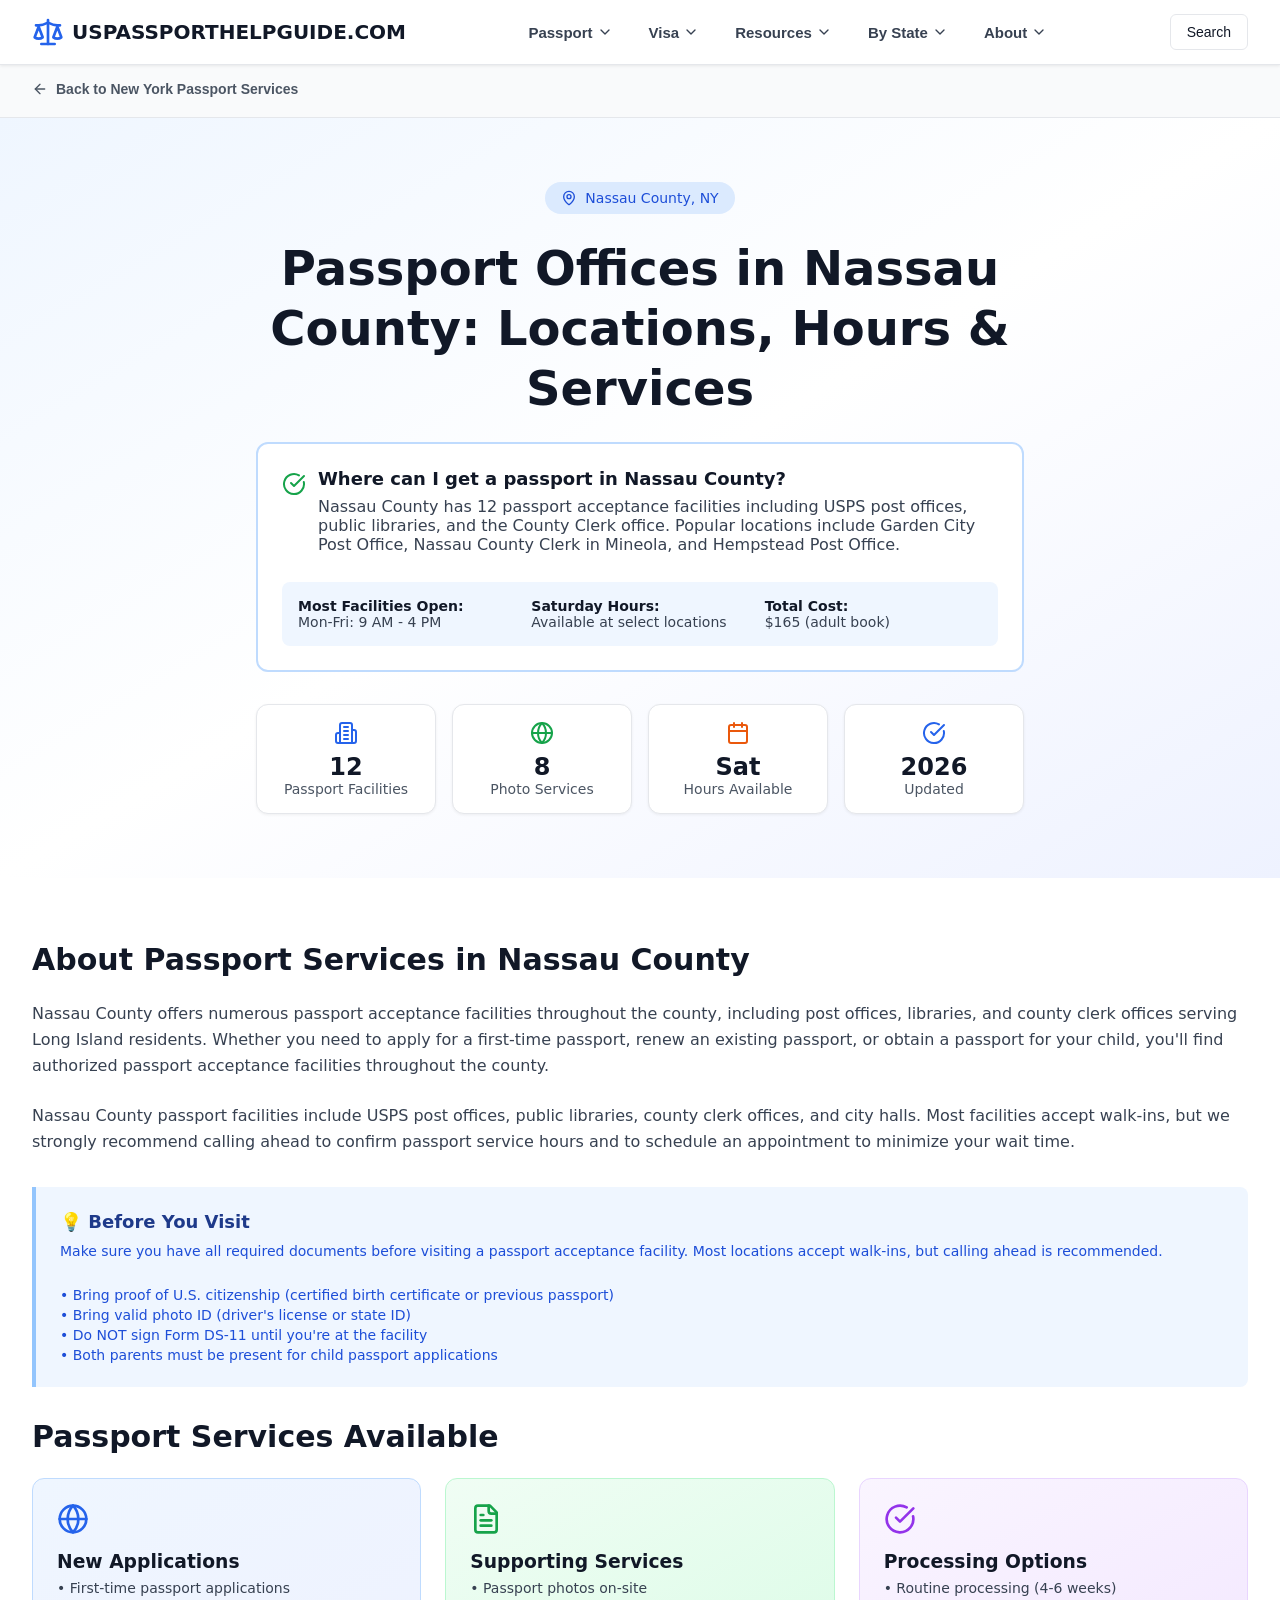
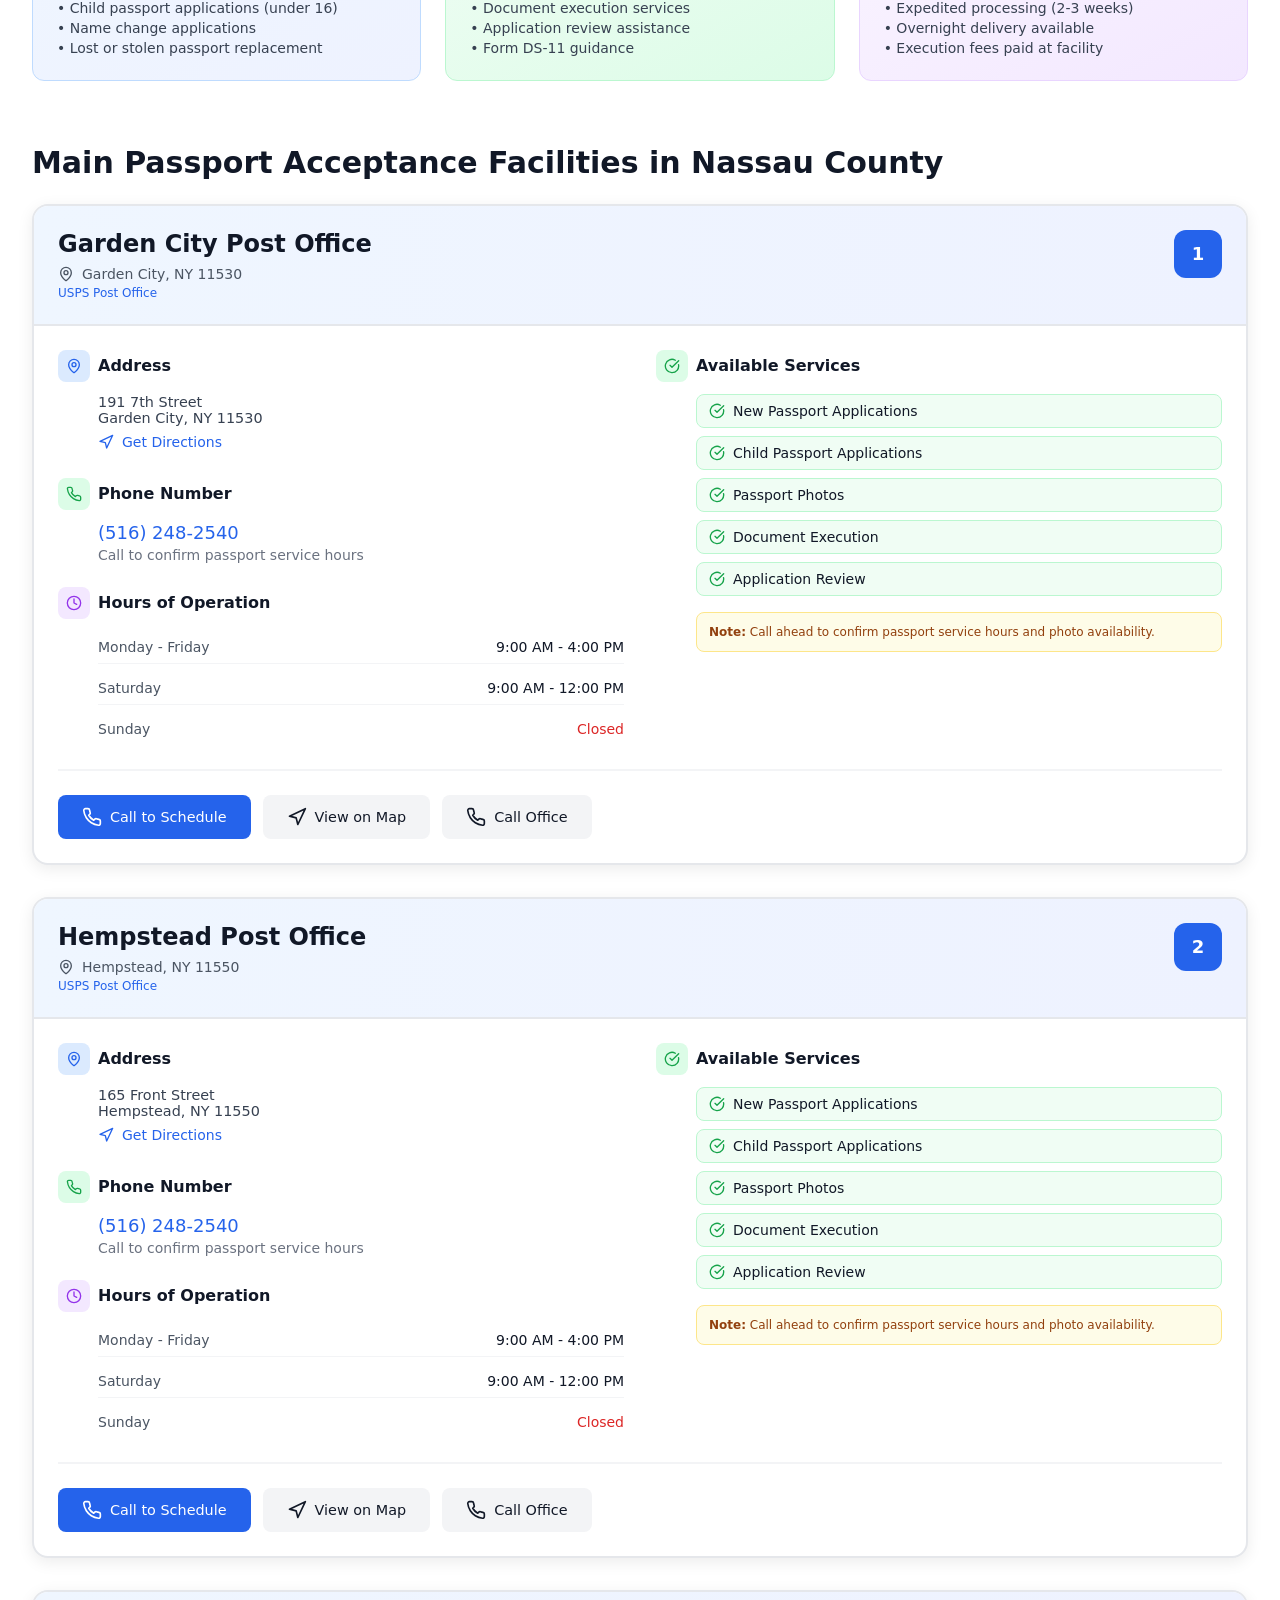
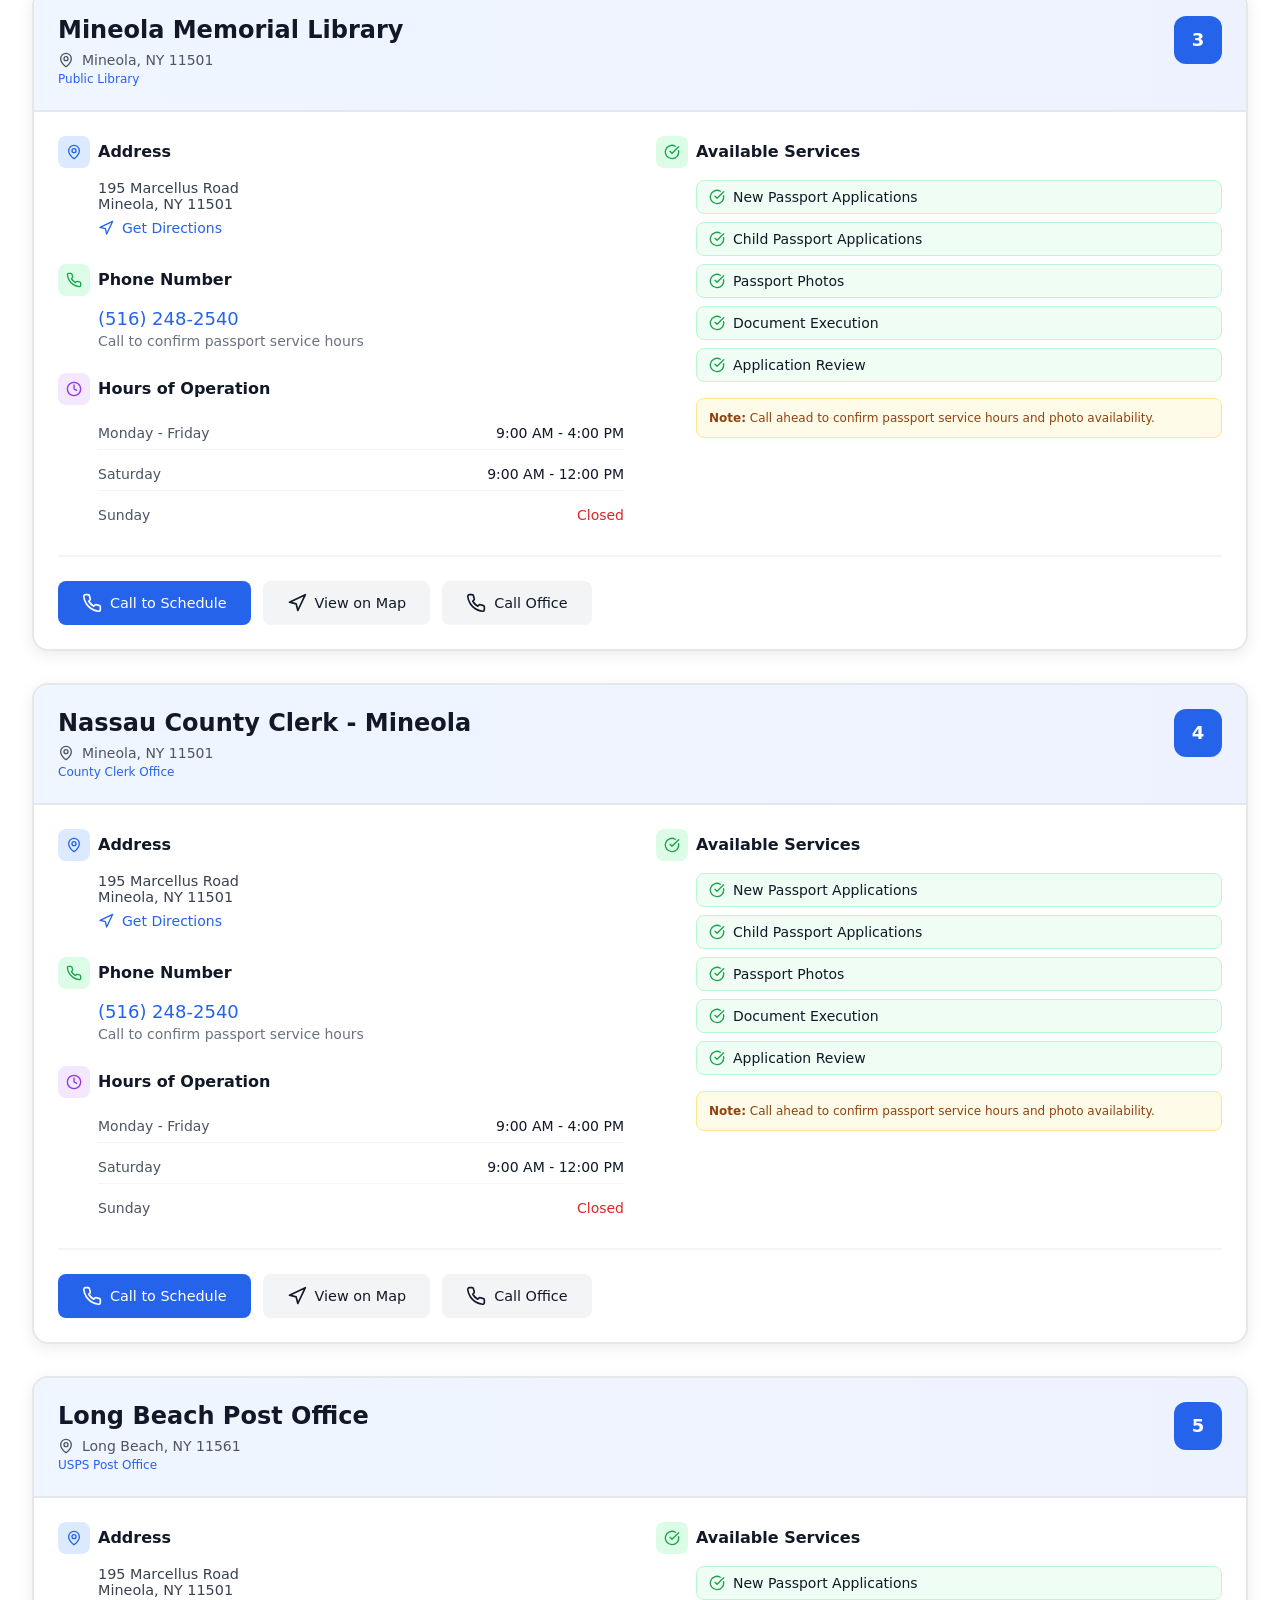
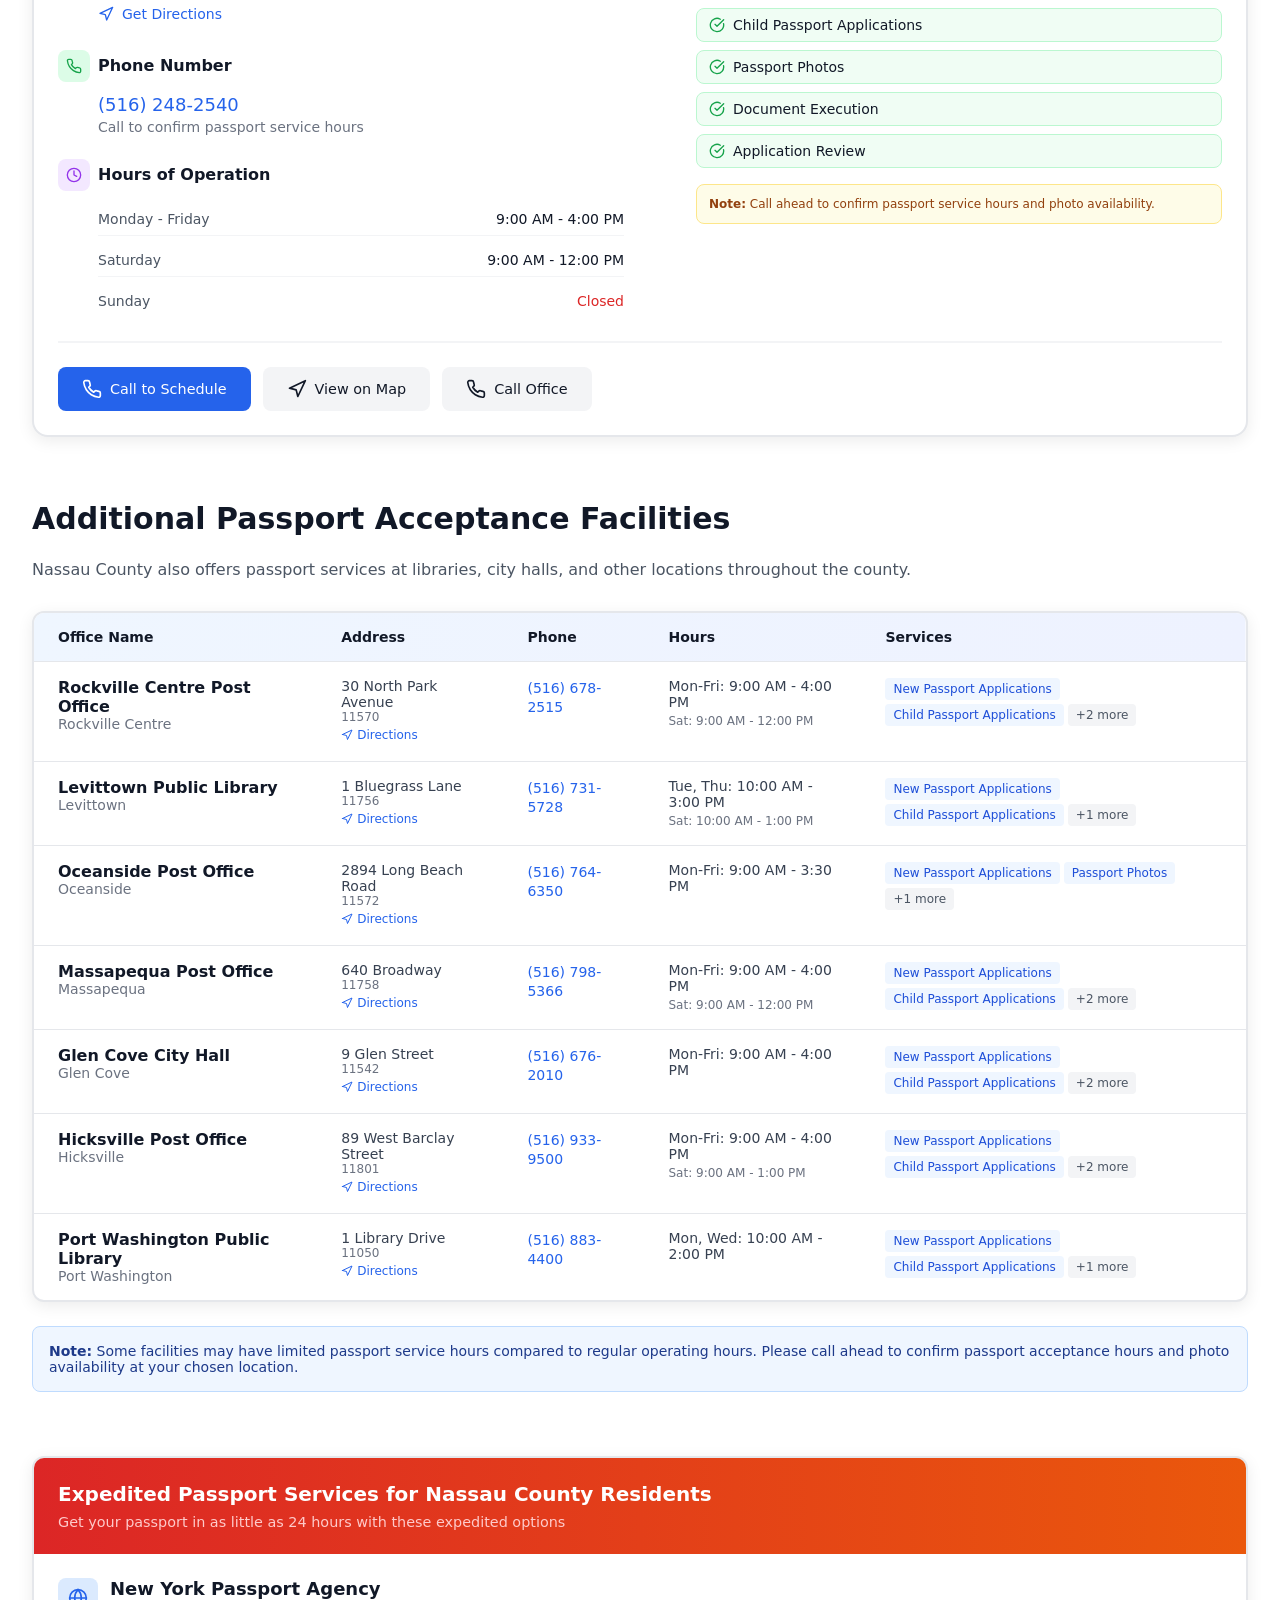
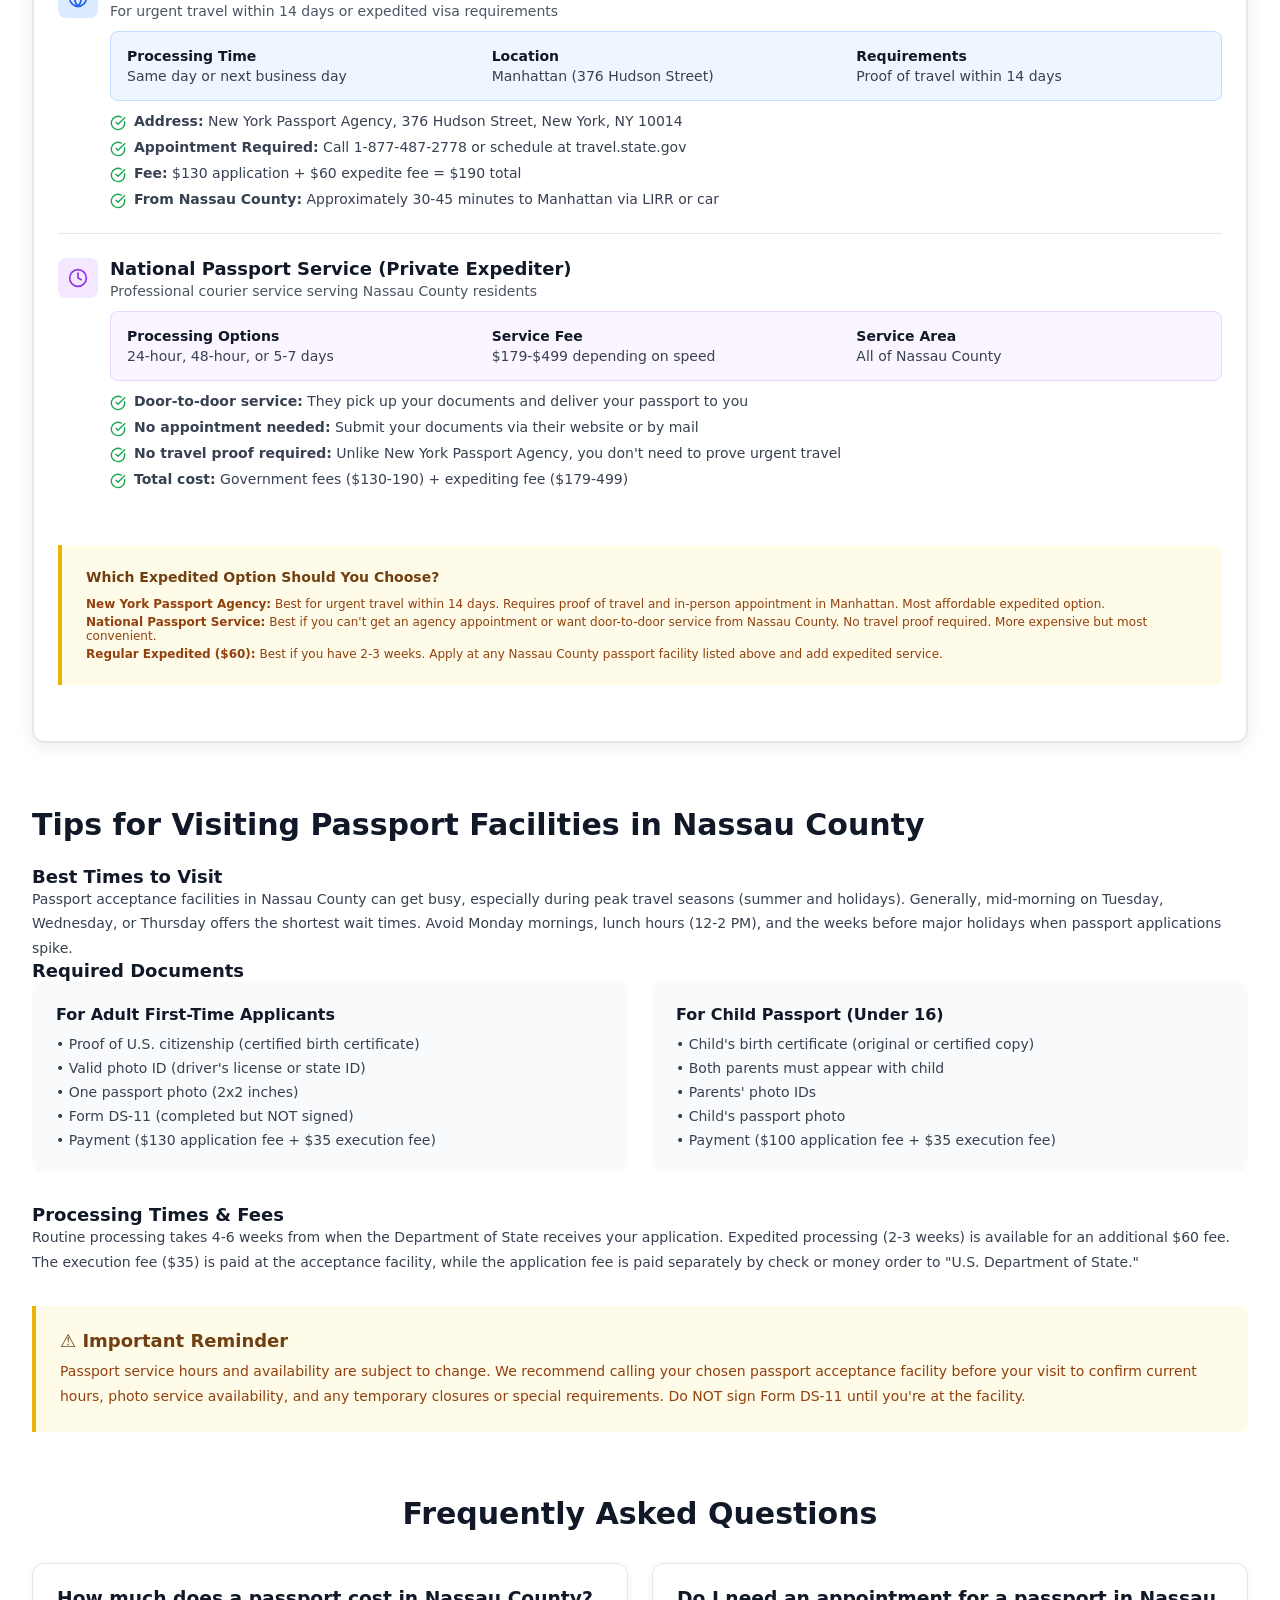
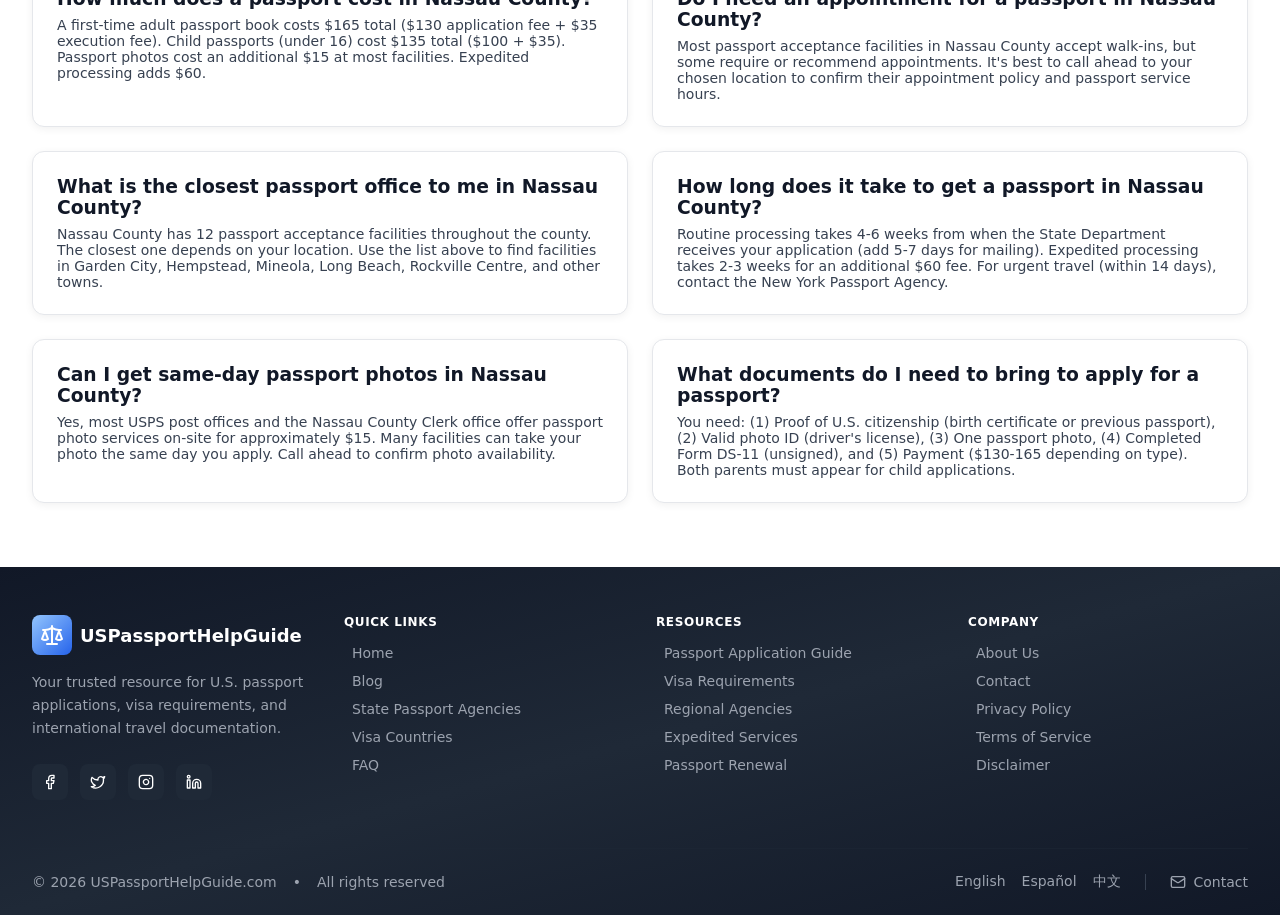
<file: country-passport.html>
<!doctype html>
<html lang="en">
  <head>
    <meta charset="UTF-8" />
    <meta name="viewport" content="width=device-width, initial-scale=1.0" />
    <title>Country Passport Info</title>
    <link rel="stylesheet" href="css/style.css" />
    <link rel="stylesheet" href="css/breakpoints.css" />
    <script src="js/nav.js" defer></script>
  </head>
  <body>
    <header class="header">
      <nav class="navbar">
        <div class="navbar-container">
          <!-- Logo -->
          <div class="logo">
            <svg
              xmlns="http://www.w3.org/2000/svg"
              width="24"
              height="24"
              viewBox="0 0 24 24"
              fill="none"
              stroke="currentColor"
              stroke-width="2"
              stroke-linecap="round"
              stroke-linejoin="round"
              class="logo-icon"
            >
              <path d="m16 16 3-8 3 8c-.87.65-1.92 1-3 1s-2.13-.35-3-1Z" />
              <path d="m2 16 3-8 3 8c-.87.65-1.92 1-3 1s-2.13-.35-3-1Z" />
              <path d="M7 21h10" />
              <path d="M12 3v18" />
              <path d="M3 7h2c2 0 5-1 7-2 2 1 5 2 7 2h2" />
            </svg>
            <span class="logo-text">USPASSPORTHELPGUIDE.COM</span>
          </div>

          <!-- Navigation Menu -->
          <div class="nav-menu">
            <!-- Passport -->
            <div class="nav-item">
              <button class="nav-link">
                Passport
                <svg
                  xmlns="http://www.w3.org/2000/svg"
                  viewBox="0 0 24 24"
                  fill="none"
                  stroke="currentColor"
                  stroke-width="2"
                  stroke-linecap="round"
                  stroke-linejoin="round"
                  class="nav-arrow"
                >
                  <path d="m6 9 6 6 6-6" />
                </svg>
              </button>
              <div class="nav-sub-item">
                <a href="#new-passport" class="nav-sub-item__link"
                  >New Passport</a
                >
                <a href="#passport-renewal" class="nav-sub-item__link"
                  >Passport Renewal</a
                >
                <a href="#child-passport" class="nav-sub-item__link"
                  >Child Passport</a
                >
                <a href="#name-change" class="nav-sub-item__link"
                  >Name Change</a
                >
                <a href="#expedited-passport" class="nav-sub-item__link"
                  >Expedited Passport</a
                >
                <a href="#passport-photos" class="nav-sub-item__link"
                  >Passport Photos</a
                >
              </div>
            </div>

            <!-- Visa -->
            <div class="nav-item">
              <button class="nav-link">
                Visa
                <svg
                  xmlns="http://www.w3.org/2000/svg"
                  viewBox="0 0 24 24"
                  fill="none"
                  stroke="currentColor"
                  stroke-width="2"
                  stroke-linecap="round"
                  stroke-linejoin="round"
                  class="nav-arrow"
                >
                  <path d="m6 9 6 6 6-6" />
                </svg>
              </button>
              <div class="nav-sub-item">
                <a href="#united-states" class="nav-sub-item__link"
                  >United States</a
                >
                <a href="#united-kingdom" class="nav-sub-item__link"
                  >United Kingdom</a
                >
                <a href="#canada" class="nav-sub-item__link">Canada</a>
                <a href="#australia" class="nav-sub-item__link">Australia</a>
                <a href="#germany" class="nav-sub-item__link">Germany</a>
                <a href="#france" class="nav-sub-item__link">France</a>
                <a href="#japan" class="nav-sub-item__link">Japan</a>
                <a href="#china" class="nav-sub-item__link">China</a>
                <a href="#india" class="nav-sub-item__link">India</a>
                <a href="#united-arab-emirates" class="nav-sub-item__link"
                  >United Arab Emirates</a
                >
                <a href="#all-countries" class="nav-sub-item__view-all"
                  >View All Countries</a
                >
              </div>
            </div>

            <!-- Resources -->
            <div class="nav-item">
              <button class="nav-link">
                Resources
                <svg
                  xmlns="http://www.w3.org/2000/svg"
                  viewBox="0 0 24 24"
                  fill="none"
                  stroke="currentColor"
                  stroke-width="2"
                  stroke-linecap="round"
                  stroke-linejoin="round"
                  class="nav-arrow"
                >
                  <path d="m6 9 6 6 6-6" />
                </svg>
              </button>
              <div class="nav-sub-item">
                <a href="#regional-agency" class="nav-sub-item__link"
                  >Regional Passport Agency</a
                >
                <a href="#passport-fees" class="nav-sub-item__link"
                  >Passport Fees</a
                >
                <a href="#visa-on-arrival" class="nav-sub-item__link"
                  >Visa on Arrival</a
                >
                <a href="#expedited-visa" class="nav-sub-item__link"
                  >Expedited Visa Services</a
                >
                <a href="#passport-faq" class="nav-sub-item__link"
                  >Passport &amp; Visa FAQ</a
                >
              </div>
            </div>

            <!-- By State -->
            <div class="nav-item">
              <button class="nav-link">
                By State
                <svg
                  xmlns="http://www.w3.org/2000/svg"
                  viewBox="0 0 24 24"
                  fill="none"
                  stroke="currentColor"
                  stroke-width="2"
                  stroke-linecap="round"
                  stroke-linejoin="round"
                  class="nav-arrow"
                >
                  <path d="m6 9 6 6 6-6" />
                </svg>
              </button>
              <div class="nav-sub-item">
                <a href="#al" class="nav-sub-item__link">Alabama</a>
                <a href="#ak" class="nav-sub-item__link">Alaska</a>
                <a href="#az" class="nav-sub-item__link">Arizona</a>
                <a href="#ar" class="nav-sub-item__link">Arkansas</a>
                <a href="#ca" class="nav-sub-item__link">California</a>
                <a href="#states" class="nav-sub-item__view-all"
                  >View All 50 States</a
                >
              </div>
            </div>

            <!-- About -->
            <div class="nav-item">
              <button class="nav-link">
                About
                <svg
                  xmlns="http://www.w3.org/2000/svg"
                  viewBox="0 0 24 24"
                  fill="none"
                  stroke="currentColor"
                  stroke-width="2"
                  stroke-linecap="round"
                  stroke-linejoin="round"
                  class="nav-arrow"
                >
                  <path d="m6 9 6 6 6-6" />
                </svg>
              </button>
              <div class="nav-sub-item">
                <a href="#about-us" class="nav-sub-item__link">About Us</a>
                <a href="#faq" class="nav-sub-item__link">FAQ</a>
                <a href="#contact" class="nav-sub-item__link">Contact</a>
                <a href="#disclaimer" class="nav-sub-item__link">Disclaimer</a>
              </div>
            </div>
          </div>
          <!-- /nav-menu -->

          <!-- Action Buttons -->
          <div class="nav-actions">
            <button class="search-btn">Search</button>
          </div>

          <!-- Mobile Menu Button -->
          <button
            class="mobile-menu-btn"
            id="hamburgerBtn"
            aria-label="Toggle menu"
            aria-expanded="false"
            aria-controls="mobileNavPanel"
          >
            <svg
              xmlns="http://www.w3.org/2000/svg"
              viewBox="0 0 24 24"
              fill="none"
              stroke="currentColor"
              stroke-width="2"
              stroke-linecap="round"
              stroke-linejoin="round"
              class="menu-icon"
            >
              <line x1="4" x2="20" y1="12" y2="12" />
              <line x1="4" x2="20" y1="6" y2="6" />
              <line x1="4" x2="20" y1="18" y2="18" />
            </svg>
          </button>
        </div>
        <!-- /navbar-container -->
      </nav>

      <!-- ══════════════════════════════════
       MOBILE NAV PANEL
       header এর ভেতরে, navbar এর নিচে
  ══════════════════════════════════ -->
      <div class="mobile-nav-panel" id="mobileNavPanel">
        <div class="mobile-nav-list">
          <!-- Passport -->
          <div class="mobile-nav-group">
            <div class="mobile-nav-group__title">Passport</div>
            <div class="mobile-nav-group__links">
              <a href="#new-passport" class="mobile-nav-link">New Passport</a>
              <a href="#passport-renewal" class="mobile-nav-link"
                >Passport Renewal</a
              >
              <a href="#child-passport" class="mobile-nav-link"
                >Child Passport</a
              >
              <a href="#name-change" class="mobile-nav-link">Name Change</a>
              <a href="#expedited-passport" class="mobile-nav-link"
                >Expedited Passport</a
              >
              <a href="#passport-photos" class="mobile-nav-link"
                >Passport Photos</a
              >
            </div>
          </div>

          <!-- Visa -->
          <div class="mobile-nav-group">
            <div class="mobile-nav-group__title">Visa</div>
            <div class="mobile-nav-group__links">
              <a href="#visa-us" class="mobile-nav-link">United States</a>
              <a href="#visa-uk" class="mobile-nav-link">United Kingdom</a>
              <a href="#visa-ca" class="mobile-nav-link">Canada</a>
              <a href="#visa-au" class="mobile-nav-link">Australia</a>
              <a href="#visa-de" class="mobile-nav-link">Germany</a>
              <a href="#visa-fr" class="mobile-nav-link">France</a>
              <a href="#visa-jp" class="mobile-nav-link">Japan</a>
              <a href="#visa-cn" class="mobile-nav-link">China</a>
              <a href="#visa-in" class="mobile-nav-link">India</a>
              <a href="#visa-ae" class="mobile-nav-link"
                >United Arab Emirates</a
              >
              <a
                href="#all-visas"
                class="mobile-nav-link mobile-nav-link--featured"
                >View All Countries</a
              >
            </div>
          </div>

          <!-- Resources -->
          <div class="mobile-nav-group">
            <div class="mobile-nav-group__title">Resources</div>
            <div class="mobile-nav-group__links">
              <a href="#regional-agency" class="mobile-nav-link"
                >Regional Passport Agency</a
              >
              <a href="#passport-fees" class="mobile-nav-link">Passport Fees</a>
              <a href="#visa-on-arrival" class="mobile-nav-link"
                >Visa on Arrival</a
              >
              <a href="#expedited-visa" class="mobile-nav-link"
                >Expedited Visa Services</a
              >
              <a href="#passport-visa-faq" class="mobile-nav-link"
                >Passport &amp; Visa FAQ</a
              >
            </div>
          </div>

          <!-- By State -->
          <div class="mobile-nav-group">
            <div class="mobile-nav-group__title">By State</div>
            <div class="mobile-nav-group__links">
              <a href="#al" class="mobile-nav-link">Alabama</a>
              <a href="#ak" class="mobile-nav-link">Alaska</a>
              <a href="#az" class="mobile-nav-link">Arizona</a>
              <a href="#ar" class="mobile-nav-link">Arkansas</a>
              <a href="#ca" class="mobile-nav-link">California</a>
              <a
                href="#states"
                class="mobile-nav-link mobile-nav-link--featured"
                >View All 50 States</a
              >
            </div>
          </div>

          <!-- About -->
          <div class="mobile-nav-group">
            <div class="mobile-nav-group__title">About</div>
            <div class="mobile-nav-group__links">
              <a href="#about" class="mobile-nav-link">About Us</a>
              <a href="#faq" class="mobile-nav-link">FAQ</a>
              <a href="#contact" class="mobile-nav-link">Contact</a>
              <a href="#disclaimer" class="mobile-nav-link">Disclaimer</a>
            </div>
          </div>
        </div>
      </div>
      <!-- /mobile-nav-panel -->
    </header>

    <!-- ! Back Bar -->
    <div class="back-bar">
      <div class="back-bar__container">
        <button class="back-btn">
          <svg
            xmlns="http://www.w3.org/2000/svg"
            viewBox="0 0 24 24"
            fill="none"
            stroke="currentColor"
            stroke-width="2"
            stroke-linecap="round"
            stroke-linejoin="round"
          >
            <path d="m12 19-7-7 7-7"></path>
            <path d="M19 12H5"></path>
          </svg>
          Back to New York Passport Services
        </button>
      </div>
    </div>

    <!-- ! Hero -->
    <div class="passport-hero">
      <div class="passport-hero__container">
        <div class="passport-hero__inner">
          <!-- Location Badge -->
          <div class="hero-badge">
            <svg
              xmlns="http://www.w3.org/2000/svg"
              viewBox="0 0 24 24"
              fill="none"
              stroke="currentColor"
              stroke-width="2"
              stroke-linecap="round"
              stroke-linejoin="round"
            >
              <path
                d="M20 10c0 4.993-5.539 10.193-7.399 11.799a1 1 0 0 1-1.202 0C9.539 20.193 4 14.993 4 10a8 8 0 0 1 16 0"
              ></path>
              <circle cx="12" cy="10" r="3"></circle>
            </svg>
            Nassau County, NY
          </div>

          <!-- Title -->
          <h1 class="passport-hero__title">
            Passport Offices in Nassau County: Locations, Hours &amp; Services
          </h1>

          <!-- Info Box -->
          <div class="hero-infobox">
            <div class="hero-infobox__header">
              <svg
                class="hero-infobox__icon"
                xmlns="http://www.w3.org/2000/svg"
                viewBox="0 0 24 24"
                fill="none"
                stroke="currentColor"
                stroke-width="2"
                stroke-linecap="round"
                stroke-linejoin="round"
              >
                <path d="M21.801 10A10 10 0 1 1 17 3.335"></path>
                <path d="m9 11 3 3L22 4"></path>
              </svg>
              <div>
                <h2 class="hero-infobox__question">
                  Where can I get a passport in Nassau County?
                </h2>
                <p class="hero-infobox__answer">
                  Nassau County has 12 passport acceptance facilities including
                  USPS post offices, public libraries, and the County Clerk
                  office. Popular locations include Garden City Post Office,
                  Nassau County Clerk in Mineola, and Hempstead Post Office.
                </p>
              </div>
            </div>

            <div class="hero-infobox__grid">
              <div>
                <span class="hero-infobox__stat-label"
                  >Most Facilities Open:</span
                >
                <span class="hero-infobox__stat-value"
                  >Mon-Fri: 9 AM - 4 PM</span
                >
              </div>
              <div>
                <span class="hero-infobox__stat-label">Saturday Hours:</span>
                <span class="hero-infobox__stat-value"
                  >Available at select locations</span
                >
              </div>
              <div>
                <span class="hero-infobox__stat-label">Total Cost:</span>
                <span class="hero-infobox__stat-value">$165 (adult book)</span>
              </div>
            </div>
          </div>

          <!-- Stats Grid -->
          <div class="hero-stats">
            <div class="hero-stat-card">
              <svg
                class="hero-stat-card__icon hero-stat-card__icon--blue"
                xmlns="http://www.w3.org/2000/svg"
                viewBox="0 0 24 24"
                fill="none"
                stroke="currentColor"
                stroke-width="2"
                stroke-linecap="round"
                stroke-linejoin="round"
              >
                <path d="M6 22V4a2 2 0 0 1 2-2h8a2 2 0 0 1 2 2v18Z"></path>
                <path d="M6 12H4a2 2 0 0 0-2 2v6a2 2 0 0 0 2 2h2"></path>
                <path d="M18 9h2a2 2 0 0 1 2 2v9a2 2 0 0 1-2 2h-2"></path>
                <path d="M10 6h4"></path>
                <path d="M10 10h4"></path>
                <path d="M10 14h4"></path>
                <path d="M10 18h4"></path>
              </svg>
              <div class="hero-stat-card__value">12</div>
              <div class="hero-stat-card__label">Passport Facilities</div>
            </div>

            <div class="hero-stat-card">
              <svg
                class="hero-stat-card__icon hero-stat-card__icon--green"
                xmlns="http://www.w3.org/2000/svg"
                viewBox="0 0 24 24"
                fill="none"
                stroke="currentColor"
                stroke-width="2"
                stroke-linecap="round"
                stroke-linejoin="round"
              >
                <circle cx="12" cy="12" r="10"></circle>
                <path
                  d="M12 2a14.5 14.5 0 0 0 0 20 14.5 14.5 0 0 0 0-20"
                ></path>
                <path d="M2 12h20"></path>
              </svg>
              <div class="hero-stat-card__value">8</div>
              <div class="hero-stat-card__label">Photo Services</div>
            </div>

            <div class="hero-stat-card">
              <svg
                class="hero-stat-card__icon hero-stat-card__icon--orange"
                xmlns="http://www.w3.org/2000/svg"
                viewBox="0 0 24 24"
                fill="none"
                stroke="currentColor"
                stroke-width="2"
                stroke-linecap="round"
                stroke-linejoin="round"
              >
                <path d="M8 2v4"></path>
                <path d="M16 2v4"></path>
                <rect width="18" height="18" x="3" y="4" rx="2"></rect>
                <path d="M3 10h18"></path>
              </svg>
              <div class="hero-stat-card__value">Sat</div>
              <div class="hero-stat-card__label">Hours Available</div>
            </div>

            <div class="hero-stat-card">
              <svg
                class="hero-stat-card__icon hero-stat-card__icon--blue"
                xmlns="http://www.w3.org/2000/svg"
                viewBox="0 0 24 24"
                fill="none"
                stroke="currentColor"
                stroke-width="2"
                stroke-linecap="round"
                stroke-linejoin="round"
              >
                <path d="M21.801 10A10 10 0 1 1 17 3.335"></path>
                <path d="m9 11 3 3L22 4"></path>
              </svg>
              <div class="hero-stat-card__value">2026</div>
              <div class="hero-stat-card__label">Updated</div>
            </div>
          </div>
          <!-- /.hero-stats -->
        </div>
      </div>
    </div>

    <!-- ! About -->
    <div class="page-section">
      <div class="prose-section">
        <h2 class="page-section-title">
          About Passport Services in Nassau County
        </h2>
        <p>
          Nassau County offers numerous passport acceptance facilities
          throughout the county, including post offices, libraries, and county
          clerk offices serving Long Island residents. Whether you need to apply
          for a first-time passport, renew an existing passport, or obtain a
          passport for your child, you'll find authorized passport acceptance
          facilities throughout the county.
        </p>
        <p>
          Nassau County passport facilities include USPS post offices, public
          libraries, county clerk offices, and city halls. Most facilities
          accept walk-ins, but we strongly recommend calling ahead to confirm
          passport service hours and to schedule an appointment to minimize your
          wait time.
        </p>

        <div class="callout callout--blue">
          <h3 class="callout__title">💡 Before You Visit</h3>
          <p class="callout__body">
            Make sure you have all required documents before visiting a passport
            acceptance facility. Most locations accept walk-ins, but calling
            ahead is recommended.
          </p>
          <ul class="callout__list">
            <li>
              • Bring proof of U.S. citizenship (certified birth certificate or
              previous passport)
            </li>
            <li>• Bring valid photo ID (driver's license or state ID)</li>
            <li>• Do NOT sign Form DS-11 until you're at the facility</li>
            <li>
              • Both parents must be present for child passport applications
            </li>
          </ul>
        </div>

        <h2 class="page-section-title">Passport Services Available</h2>
        <div class="page-services-grid">
          <div class="page-service-card page-service-card--blue">
            <svg
              xmlns="http://www.w3.org/2000/svg"
              viewBox="0 0 24 24"
              fill="none"
              stroke="currentColor"
              stroke-width="2"
              stroke-linecap="round"
              stroke-linejoin="round"
            >
              <circle cx="12" cy="12" r="10"></circle>
              <path d="M12 2a14.5 14.5 0 0 0 0 20 14.5 14.5 0 0 0 0-20"></path>
              <path d="M2 12h20"></path>
            </svg>
            <h3 class="page-service-card__title">New Applications</h3>
            <ul class="page-service-card__list">
              <li>• First-time passport applications</li>
              <li>• Child passport applications (under 16)</li>
              <li>• Name change applications</li>
              <li>• Lost or stolen passport replacement</li>
            </ul>
          </div>

          <div class="page-service-card page-service-card--green">
            <svg
              xmlns="http://www.w3.org/2000/svg"
              viewBox="0 0 24 24"
              fill="none"
              stroke="currentColor"
              stroke-width="2"
              stroke-linecap="round"
              stroke-linejoin="round"
            >
              <path
                d="M15 2H6a2 2 0 0 0-2 2v16a2 2 0 0 0 2 2h12a2 2 0 0 0 2-2V7Z"
              ></path>
              <path d="M14 2v4a2 2 0 0 0 2 2h4"></path>
              <path d="M10 9H8"></path>
              <path d="M16 13H8"></path>
              <path d="M16 17H8"></path>
            </svg>
            <h3 class="page-service-card__title">Supporting Services</h3>
            <ul class="page-service-card__list">
              <li>• Passport photos on-site</li>
              <li>• Document execution services</li>
              <li>• Application review assistance</li>
              <li>• Form DS-11 guidance</li>
            </ul>
          </div>

          <div class="page-service-card page-service-card--purple">
            <svg
              xmlns="http://www.w3.org/2000/svg"
              viewBox="0 0 24 24"
              fill="none"
              stroke="currentColor"
              stroke-width="2"
              stroke-linecap="round"
              stroke-linejoin="round"
            >
              <path d="M21.801 10A10 10 0 1 1 17 3.335"></path>
              <path d="m9 11 3 3L22 4"></path>
            </svg>
            <h3 class="page-service-card__title">Processing Options</h3>
            <ul class="page-service-card__list">
              <li>• Routine processing (4-6 weeks)</li>
              <li>• Expedited processing (2-3 weeks)</li>
              <li>• Overnight delivery available</li>
              <li>• Execution fees paid at facility</li>
            </ul>
          </div>
        </div>
      </div>
      <!-- /.prose-section -->

      <!-- ===== MAIN FACILITY CARDS ===== -->
      <h2 class="page-section-title">
        Main Passport Acceptance Facilities in Nassau County
      </h2>
      <div class="facility-list">
        <div class="facility-card">
          <div class="facility-card__header">
            <div class="facility-card__header-inner">
              <div>
                <h3 class="facility-card__name">Garden City Post Office</h3>
                <div class="facility-card__location">
                  <svg
                    xmlns="http://www.w3.org/2000/svg"
                    viewBox="0 0 24 24"
                    fill="none"
                    stroke="currentColor"
                    stroke-width="2"
                    stroke-linecap="round"
                    stroke-linejoin="round"
                  >
                    <path
                      d="M20 10c0 4.993-5.539 10.193-7.399 11.799a1 1 0 0 1-1.202 0C9.539 20.193 4 14.993 4 10a8 8 0 0 1 16 0"
                    ></path>
                    <circle cx="12" cy="10" r="3"></circle>
                  </svg>
                  <span>Garden City, NY 11530</span>
                </div>
                <div class="facility-card__type">USPS Post Office</div>
              </div>
              <div class="facility-card__number">1</div>
            </div>
          </div>

          <div class="facility-card__body">
            <div class="facility-card__grid">
              <div class="facility-card__col">
                <div>
                  <div class="info-row__label-wrap">
                    <div class="icon-badge icon-badge--blue">
                      <svg
                        xmlns="http://www.w3.org/2000/svg"
                        viewBox="0 0 24 24"
                        fill="none"
                        stroke="currentColor"
                        stroke-width="2"
                        stroke-linecap="round"
                        stroke-linejoin="round"
                      >
                        <path
                          d="M20 10c0 4.993-5.539 10.193-7.399 11.799a1 1 0 0 1-1.202 0C9.539 20.193 4 14.993 4 10a8 8 0 0 1 16 0"
                        ></path>
                        <circle cx="12" cy="10" r="3"></circle>
                      </svg>
                    </div>
                    <h4 class="info-row__title">Address</h4>
                  </div>
                  <div class="info-row__content">
                    <p class="info-row__address">
                      191 7th Street<br />Garden City, NY 11530
                    </p>
                    <a
                      href="https://maps.google.com/?q=191%207th%20Street%2C%20Garden%20City%2C%20NY%2011530"
                      target="_blank"
                      rel="noopener noreferrer"
                      class="info-row__directions"
                    >
                      <svg
                        xmlns="http://www.w3.org/2000/svg"
                        viewBox="0 0 24 24"
                        fill="none"
                        stroke="currentColor"
                        stroke-width="2"
                        stroke-linecap="round"
                        stroke-linejoin="round"
                      >
                        <polygon points="3 11 22 2 13 21 11 13 3 11"></polygon>
                      </svg>
                      Get Directions
                    </a>
                  </div>
                </div>

                <div>
                  <div class="info-row__label-wrap">
                    <div class="icon-badge icon-badge--green">
                      <svg
                        xmlns="http://www.w3.org/2000/svg"
                        viewBox="0 0 24 24"
                        fill="none"
                        stroke="currentColor"
                        stroke-width="2"
                        stroke-linecap="round"
                        stroke-linejoin="round"
                      >
                        <path
                          d="M22 16.92v3a2 2 0 0 1-2.18 2 19.79 19.79 0 0 1-8.63-3.07 19.5 19.5 0 0 1-6-6 19.79 19.79 0 0 1-3.07-8.67A2 2 0 0 1 4.11 2h3a2 2 0 0 1 2 1.72 12.84 12.84 0 0 0 .7 2.81 2 2 0 0 1-.45 2.11L8.09 9.91a16 16 0 0 0 6 6l1.27-1.27a2 2 0 0 1 2.11-.45 12.84 12.84 0 0 0 2.81.7A2 2 0 0 1 22 16.92z"
                        ></path>
                      </svg>
                    </div>
                    <h4 class="info-row__title">Phone Number</h4>
                  </div>
                  <div class="info-row__content">
                    <a href="tel:(516) 248-2540" class="info-row__phone"
                      >(516) 248-2540</a
                    >
                    <p class="info-row__phone-note">
                      Call to confirm passport service hours
                    </p>
                  </div>
                </div>

                <div>
                  <div class="info-row__label-wrap">
                    <div class="icon-badge icon-badge--purple">
                      <svg
                        xmlns="http://www.w3.org/2000/svg"
                        viewBox="0 0 24 24"
                        fill="none"
                        stroke="currentColor"
                        stroke-width="2"
                        stroke-linecap="round"
                        stroke-linejoin="round"
                      >
                        <circle cx="12" cy="12" r="10"></circle>
                        <polyline points="12 6 12 12 16 14"></polyline>
                      </svg>
                    </div>
                    <h4 class="info-row__title">Hours of Operation</h4>
                  </div>
                  <div class="info-row__content">
                    <div class="hours-table">
                      <div class="hours-table__row">
                        <span class="hours-table__day">Monday - Friday</span
                        ><span class="hours-table__time"
                          >9:00 AM - 4:00 PM</span
                        >
                      </div>
                      <div class="hours-table__row">
                        <span class="hours-table__day">Saturday</span
                        ><span class="hours-table__time"
                          >9:00 AM - 12:00 PM</span
                        >
                      </div>
                      <div class="hours-table__row">
                        <span class="hours-table__day">Sunday</span
                        ><span
                          class="hours-table__time hours-table__time--closed"
                          >Closed</span
                        >
                      </div>
                    </div>
                  </div>
                </div>
              </div>

              <div>
                <div class="info-row__label-wrap">
                  <div class="icon-badge icon-badge--green">
                    <svg
                      xmlns="http://www.w3.org/2000/svg"
                      viewBox="0 0 24 24"
                      fill="none"
                      stroke="currentColor"
                      stroke-width="2"
                      stroke-linecap="round"
                      stroke-linejoin="round"
                    >
                      <path d="M21.801 10A10 10 0 1 1 17 3.335"></path>
                      <path d="m9 11 3 3L22 4"></path>
                    </svg>
                  </div>
                  <h4 class="info-row__title">Available Services</h4>
                </div>
                <div class="info-row__content">
                  <div class="services-checklist">
                    <div class="services-checklist__item">
                      <svg
                        xmlns="http://www.w3.org/2000/svg"
                        viewBox="0 0 24 24"
                        fill="none"
                        stroke="currentColor"
                        stroke-width="2"
                        stroke-linecap="round"
                        stroke-linejoin="round"
                      >
                        <path d="M21.801 10A10 10 0 1 1 17 3.335"></path>
                        <path d="m9 11 3 3L22 4"></path>
                      </svg>
                      New Passport Applications
                    </div>
                    <div class="services-checklist__item">
                      <svg
                        xmlns="http://www.w3.org/2000/svg"
                        viewBox="0 0 24 24"
                        fill="none"
                        stroke="currentColor"
                        stroke-width="2"
                        stroke-linecap="round"
                        stroke-linejoin="round"
                      >
                        <path d="M21.801 10A10 10 0 1 1 17 3.335"></path>
                        <path d="m9 11 3 3L22 4"></path>
                      </svg>
                      Child Passport Applications
                    </div>
                    <div class="services-checklist__item">
                      <svg
                        xmlns="http://www.w3.org/2000/svg"
                        viewBox="0 0 24 24"
                        fill="none"
                        stroke="currentColor"
                        stroke-width="2"
                        stroke-linecap="round"
                        stroke-linejoin="round"
                      >
                        <path d="M21.801 10A10 10 0 1 1 17 3.335"></path>
                        <path d="m9 11 3 3L22 4"></path>
                      </svg>
                      Passport Photos
                    </div>
                    <div class="services-checklist__item">
                      <svg
                        xmlns="http://www.w3.org/2000/svg"
                        viewBox="0 0 24 24"
                        fill="none"
                        stroke="currentColor"
                        stroke-width="2"
                        stroke-linecap="round"
                        stroke-linejoin="round"
                      >
                        <path d="M21.801 10A10 10 0 1 1 17 3.335"></path>
                        <path d="m9 11 3 3L22 4"></path>
                      </svg>
                      Document Execution
                    </div>
                    <div class="services-checklist__item">
                      <svg
                        xmlns="http://www.w3.org/2000/svg"
                        viewBox="0 0 24 24"
                        fill="none"
                        stroke="currentColor"
                        stroke-width="2"
                        stroke-linecap="round"
                        stroke-linejoin="round"
                      >
                        <path d="M21.801 10A10 10 0 1 1 17 3.335"></path>
                        <path d="m9 11 3 3L22 4"></path>
                      </svg>
                      Application Review
                    </div>
                  </div>
                  <div class="facility-note">
                    <strong>Note:</strong> Call ahead to confirm passport
                    service hours and photo availability.
                  </div>
                </div>
              </div>
            </div>

            <div class="facility-card__footer">
              <a href="tel:(516) 248-2540" class="btn btn--primary">
                <svg
                  xmlns="http://www.w3.org/2000/svg"
                  viewBox="0 0 24 24"
                  fill="none"
                  stroke="currentColor"
                  stroke-width="2"
                  stroke-linecap="round"
                  stroke-linejoin="round"
                >
                  <path
                    d="M22 16.92v3a2 2 0 0 1-2.18 2 19.79 19.79 0 0 1-8.63-3.07 19.5 19.5 0 0 1-6-6 19.79 19.79 0 0 1-3.07-8.67A2 2 0 0 1 4.11 2h3a2 2 0 0 1 2 1.72 12.84 12.84 0 0 0 .7 2.81 2 2 0 0 1-.45 2.11L8.09 9.91a16 16 0 0 0 6 6l1.27-1.27a2 2 0 0 1 2.11-.45 12.84 12.84 0 0 0 2.81.7A2 2 0 0 1 22 16.92z"
                  ></path>
                </svg>
                Call to Schedule
              </a>
              <a
                href="https://maps.google.com/?q=191%207th%20Street%2C%20Garden%20City%2C%20NY%2011530"
                target="_blank"
                rel="noopener noreferrer"
                class="btn btn--secondary"
              >
                <svg
                  xmlns="http://www.w3.org/2000/svg"
                  viewBox="0 0 24 24"
                  fill="none"
                  stroke="currentColor"
                  stroke-width="2"
                  stroke-linecap="round"
                  stroke-linejoin="round"
                >
                  <polygon points="3 11 22 2 13 21 11 13 3 11"></polygon>
                </svg>
                View on Map
              </a>
              <a href="tel:(516) 248-2540" class="btn btn--secondary">
                <svg
                  xmlns="http://www.w3.org/2000/svg"
                  viewBox="0 0 24 24"
                  fill="none"
                  stroke="currentColor"
                  stroke-width="2"
                  stroke-linecap="round"
                  stroke-linejoin="round"
                >
                  <path
                    d="M22 16.92v3a2 2 0 0 1-2.18 2 19.79 19.79 0 0 1-8.63-3.07 19.5 19.5 0 0 1-6-6 19.79 19.79 0 0 1-3.07-8.67A2 2 0 0 1 4.11 2h3a2 2 0 0 1 2 1.72 12.84 12.84 0 0 0 .7 2.81 2 2 0 0 1-.45 2.11L8.09 9.91a16 16 0 0 0 6 6l1.27-1.27a2 2 0 0 1 2.11-.45 12.84 12.84 0 0 0 2.81.7A2 2 0 0 1 22 16.92z"
                  ></path>
                </svg>
                Call Office
              </a>
            </div>
          </div>
        </div>
        <!-- /.facility-card #1 -->

        <div class="facility-card">
          <div class="facility-card__header">
            <div class="facility-card__header-inner">
              <div>
                <h3 class="facility-card__name">Hempstead Post Office</h3>
                <div class="facility-card__location">
                  <svg
                    xmlns="http://www.w3.org/2000/svg"
                    viewBox="0 0 24 24"
                    fill="none"
                    stroke="currentColor"
                    stroke-width="2"
                    stroke-linecap="round"
                    stroke-linejoin="round"
                  >
                    <path
                      d="M20 10c0 4.993-5.539 10.193-7.399 11.799a1 1 0 0 1-1.202 0C9.539 20.193 4 14.993 4 10a8 8 0 0 1 16 0"
                    ></path>
                    <circle cx="12" cy="10" r="3"></circle>
                  </svg>
                  <span>Hempstead, NY 11550</span>
                </div>
                <div class="facility-card__type">USPS Post Office</div>
              </div>
              <div class="facility-card__number">2</div>
            </div>
          </div>

          <div class="facility-card__body">
            <div class="facility-card__grid">
              <div class="facility-card__col">
                <div>
                  <div class="info-row__label-wrap">
                    <div class="icon-badge icon-badge--blue">
                      <svg
                        xmlns="http://www.w3.org/2000/svg"
                        viewBox="0 0 24 24"
                        fill="none"
                        stroke="currentColor"
                        stroke-width="2"
                        stroke-linecap="round"
                        stroke-linejoin="round"
                      >
                        <path
                          d="M20 10c0 4.993-5.539 10.193-7.399 11.799a1 1 0 0 1-1.202 0C9.539 20.193 4 14.993 4 10a8 8 0 0 1 16 0"
                        ></path>
                        <circle cx="12" cy="10" r="3"></circle>
                      </svg>
                    </div>
                    <h4 class="info-row__title">Address</h4>
                  </div>
                  <div class="info-row__content">
                    <p class="info-row__address">
                      165 Front Street<br />Hempstead, NY 11550
                    </p>
                    <a
                      href="https://maps.google.com/?q=191%207th%20Street%2C%20Garden%20City%2C%20NY%2011530"
                      target="_blank"
                      rel="noopener noreferrer"
                      class="info-row__directions"
                    >
                      <svg
                        xmlns="http://www.w3.org/2000/svg"
                        viewBox="0 0 24 24"
                        fill="none"
                        stroke="currentColor"
                        stroke-width="2"
                        stroke-linecap="round"
                        stroke-linejoin="round"
                      >
                        <polygon points="3 11 22 2 13 21 11 13 3 11"></polygon>
                      </svg>
                      Get Directions
                    </a>
                  </div>
                </div>

                <div>
                  <div class="info-row__label-wrap">
                    <div class="icon-badge icon-badge--green">
                      <svg
                        xmlns="http://www.w3.org/2000/svg"
                        viewBox="0 0 24 24"
                        fill="none"
                        stroke="currentColor"
                        stroke-width="2"
                        stroke-linecap="round"
                        stroke-linejoin="round"
                      >
                        <path
                          d="M22 16.92v3a2 2 0 0 1-2.18 2 19.79 19.79 0 0 1-8.63-3.07 19.5 19.5 0 0 1-6-6 19.79 19.79 0 0 1-3.07-8.67A2 2 0 0 1 4.11 2h3a2 2 0 0 1 2 1.72 12.84 12.84 0 0 0 .7 2.81 2 2 0 0 1-.45 2.11L8.09 9.91a16 16 0 0 0 6 6l1.27-1.27a2 2 0 0 1 2.11-.45 12.84 12.84 0 0 0 2.81.7A2 2 0 0 1 22 16.92z"
                        ></path>
                      </svg>
                    </div>
                    <h4 class="info-row__title">Phone Number</h4>
                  </div>
                  <div class="info-row__content">
                    <a href="tel:(516) 248-2540" class="info-row__phone"
                      >(516) 248-2540</a
                    >
                    <p class="info-row__phone-note">
                      Call to confirm passport service hours
                    </p>
                  </div>
                </div>

                <div>
                  <div class="info-row__label-wrap">
                    <div class="icon-badge icon-badge--purple">
                      <svg
                        xmlns="http://www.w3.org/2000/svg"
                        viewBox="0 0 24 24"
                        fill="none"
                        stroke="currentColor"
                        stroke-width="2"
                        stroke-linecap="round"
                        stroke-linejoin="round"
                      >
                        <circle cx="12" cy="12" r="10"></circle>
                        <polyline points="12 6 12 12 16 14"></polyline>
                      </svg>
                    </div>
                    <h4 class="info-row__title">Hours of Operation</h4>
                  </div>
                  <div class="info-row__content">
                    <div class="hours-table">
                      <div class="hours-table__row">
                        <span class="hours-table__day">Monday - Friday</span
                        ><span class="hours-table__time"
                          >9:00 AM - 4:00 PM</span
                        >
                      </div>
                      <div class="hours-table__row">
                        <span class="hours-table__day">Saturday</span
                        ><span class="hours-table__time"
                          >9:00 AM - 12:00 PM</span
                        >
                      </div>
                      <div class="hours-table__row">
                        <span class="hours-table__day">Sunday</span
                        ><span
                          class="hours-table__time hours-table__time--closed"
                          >Closed</span
                        >
                      </div>
                    </div>
                  </div>
                </div>
              </div>

              <div>
                <div class="info-row__label-wrap">
                  <div class="icon-badge icon-badge--green">
                    <svg
                      xmlns="http://www.w3.org/2000/svg"
                      viewBox="0 0 24 24"
                      fill="none"
                      stroke="currentColor"
                      stroke-width="2"
                      stroke-linecap="round"
                      stroke-linejoin="round"
                    >
                      <path d="M21.801 10A10 10 0 1 1 17 3.335"></path>
                      <path d="m9 11 3 3L22 4"></path>
                    </svg>
                  </div>
                  <h4 class="info-row__title">Available Services</h4>
                </div>
                <div class="info-row__content">
                  <div class="services-checklist">
                    <div class="services-checklist__item">
                      <svg
                        xmlns="http://www.w3.org/2000/svg"
                        viewBox="0 0 24 24"
                        fill="none"
                        stroke="currentColor"
                        stroke-width="2"
                        stroke-linecap="round"
                        stroke-linejoin="round"
                      >
                        <path d="M21.801 10A10 10 0 1 1 17 3.335"></path>
                        <path d="m9 11 3 3L22 4"></path>
                      </svg>
                      New Passport Applications
                    </div>
                    <div class="services-checklist__item">
                      <svg
                        xmlns="http://www.w3.org/2000/svg"
                        viewBox="0 0 24 24"
                        fill="none"
                        stroke="currentColor"
                        stroke-width="2"
                        stroke-linecap="round"
                        stroke-linejoin="round"
                      >
                        <path d="M21.801 10A10 10 0 1 1 17 3.335"></path>
                        <path d="m9 11 3 3L22 4"></path>
                      </svg>
                      Child Passport Applications
                    </div>
                    <div class="services-checklist__item">
                      <svg
                        xmlns="http://www.w3.org/2000/svg"
                        viewBox="0 0 24 24"
                        fill="none"
                        stroke="currentColor"
                        stroke-width="2"
                        stroke-linecap="round"
                        stroke-linejoin="round"
                      >
                        <path d="M21.801 10A10 10 0 1 1 17 3.335"></path>
                        <path d="m9 11 3 3L22 4"></path>
                      </svg>
                      Passport Photos
                    </div>
                    <div class="services-checklist__item">
                      <svg
                        xmlns="http://www.w3.org/2000/svg"
                        viewBox="0 0 24 24"
                        fill="none"
                        stroke="currentColor"
                        stroke-width="2"
                        stroke-linecap="round"
                        stroke-linejoin="round"
                      >
                        <path d="M21.801 10A10 10 0 1 1 17 3.335"></path>
                        <path d="m9 11 3 3L22 4"></path>
                      </svg>
                      Document Execution
                    </div>
                    <div class="services-checklist__item">
                      <svg
                        xmlns="http://www.w3.org/2000/svg"
                        viewBox="0 0 24 24"
                        fill="none"
                        stroke="currentColor"
                        stroke-width="2"
                        stroke-linecap="round"
                        stroke-linejoin="round"
                      >
                        <path d="M21.801 10A10 10 0 1 1 17 3.335"></path>
                        <path d="m9 11 3 3L22 4"></path>
                      </svg>
                      Application Review
                    </div>
                  </div>
                  <div class="facility-note">
                    <strong>Note:</strong> Call ahead to confirm passport
                    service hours and photo availability.
                  </div>
                </div>
              </div>
            </div>

            <div class="facility-card__footer">
              <a href="tel:(516) 248-2540" class="btn btn--primary">
                <svg
                  xmlns="http://www.w3.org/2000/svg"
                  viewBox="0 0 24 24"
                  fill="none"
                  stroke="currentColor"
                  stroke-width="2"
                  stroke-linecap="round"
                  stroke-linejoin="round"
                >
                  <path
                    d="M22 16.92v3a2 2 0 0 1-2.18 2 19.79 19.79 0 0 1-8.63-3.07 19.5 19.5 0 0 1-6-6 19.79 19.79 0 0 1-3.07-8.67A2 2 0 0 1 4.11 2h3a2 2 0 0 1 2 1.72 12.84 12.84 0 0 0 .7 2.81 2 2 0 0 1-.45 2.11L8.09 9.91a16 16 0 0 0 6 6l1.27-1.27a2 2 0 0 1 2.11-.45 12.84 12.84 0 0 0 2.81.7A2 2 0 0 1 22 16.92z"
                  ></path>
                </svg>
                Call to Schedule
              </a>
              <a
                href="https://maps.google.com/?q=191%207th%20Street%2C%20Garden%20City%2C%20NY%2011530"
                target="_blank"
                rel="noopener noreferrer"
                class="btn btn--secondary"
              >
                <svg
                  xmlns="http://www.w3.org/2000/svg"
                  viewBox="0 0 24 24"
                  fill="none"
                  stroke="currentColor"
                  stroke-width="2"
                  stroke-linecap="round"
                  stroke-linejoin="round"
                >
                  <polygon points="3 11 22 2 13 21 11 13 3 11"></polygon>
                </svg>
                View on Map
              </a>
              <a href="tel:(516) 248-2540" class="btn btn--secondary">
                <svg
                  xmlns="http://www.w3.org/2000/svg"
                  viewBox="0 0 24 24"
                  fill="none"
                  stroke="currentColor"
                  stroke-width="2"
                  stroke-linecap="round"
                  stroke-linejoin="round"
                >
                  <path
                    d="M22 16.92v3a2 2 0 0 1-2.18 2 19.79 19.79 0 0 1-8.63-3.07 19.5 19.5 0 0 1-6-6 19.79 19.79 0 0 1-3.07-8.67A2 2 0 0 1 4.11 2h3a2 2 0 0 1 2 1.72 12.84 12.84 0 0 0 .7 2.81 2 2 0 0 1-.45 2.11L8.09 9.91a16 16 0 0 0 6 6l1.27-1.27a2 2 0 0 1 2.11-.45 12.84 12.84 0 0 0 2.81.7A2 2 0 0 1 22 16.92z"
                  ></path>
                </svg>
                Call Office
              </a>
            </div>
          </div>
        </div>
        <!-- /.facility-card #2 -->

        <div class="facility-card">
          <div class="facility-card__header">
            <div class="facility-card__header-inner">
              <div>
                <h3 class="facility-card__name">Mineola Memorial Library</h3>
                <div class="facility-card__location">
                  <svg
                    xmlns="http://www.w3.org/2000/svg"
                    viewBox="0 0 24 24"
                    fill="none"
                    stroke="currentColor"
                    stroke-width="2"
                    stroke-linecap="round"
                    stroke-linejoin="round"
                  >
                    <path
                      d="M20 10c0 4.993-5.539 10.193-7.399 11.799a1 1 0 0 1-1.202 0C9.539 20.193 4 14.993 4 10a8 8 0 0 1 16 0"
                    ></path>
                    <circle cx="12" cy="10" r="3"></circle>
                  </svg>
                  <span>Mineola, NY 11501</span>
                </div>
                <div class="facility-card__type">Public Library</div>
              </div>
              <div class="facility-card__number">3</div>
            </div>
          </div>

          <div class="facility-card__body">
            <div class="facility-card__grid">
              <div class="facility-card__col">
                <div>
                  <div class="info-row__label-wrap">
                    <div class="icon-badge icon-badge--blue">
                      <svg
                        xmlns="http://www.w3.org/2000/svg"
                        viewBox="0 0 24 24"
                        fill="none"
                        stroke="currentColor"
                        stroke-width="2"
                        stroke-linecap="round"
                        stroke-linejoin="round"
                      >
                        <path
                          d="M20 10c0 4.993-5.539 10.193-7.399 11.799a1 1 0 0 1-1.202 0C9.539 20.193 4 14.993 4 10a8 8 0 0 1 16 0"
                        ></path>
                        <circle cx="12" cy="10" r="3"></circle>
                      </svg>
                    </div>
                    <h4 class="info-row__title">Address</h4>
                  </div>
                  <div class="info-row__content">
                    <p class="info-row__address">
                      195 Marcellus Road<br />Mineola, NY 11501
                    </p>
                    <a
                      href="https://maps.google.com/?q=191%207th%20Street%2C%20Garden%20City%2C%20NY%2011530"
                      target="_blank"
                      rel="noopener noreferrer"
                      class="info-row__directions"
                    >
                      <svg
                        xmlns="http://www.w3.org/2000/svg"
                        viewBox="0 0 24 24"
                        fill="none"
                        stroke="currentColor"
                        stroke-width="2"
                        stroke-linecap="round"
                        stroke-linejoin="round"
                      >
                        <polygon points="3 11 22 2 13 21 11 13 3 11"></polygon>
                      </svg>
                      Get Directions
                    </a>
                  </div>
                </div>

                <div>
                  <div class="info-row__label-wrap">
                    <div class="icon-badge icon-badge--green">
                      <svg
                        xmlns="http://www.w3.org/2000/svg"
                        viewBox="0 0 24 24"
                        fill="none"
                        stroke="currentColor"
                        stroke-width="2"
                        stroke-linecap="round"
                        stroke-linejoin="round"
                      >
                        <path
                          d="M22 16.92v3a2 2 0 0 1-2.18 2 19.79 19.79 0 0 1-8.63-3.07 19.5 19.5 0 0 1-6-6 19.79 19.79 0 0 1-3.07-8.67A2 2 0 0 1 4.11 2h3a2 2 0 0 1 2 1.72 12.84 12.84 0 0 0 .7 2.81 2 2 0 0 1-.45 2.11L8.09 9.91a16 16 0 0 0 6 6l1.27-1.27a2 2 0 0 1 2.11-.45 12.84 12.84 0 0 0 2.81.7A2 2 0 0 1 22 16.92z"
                        ></path>
                      </svg>
                    </div>
                    <h4 class="info-row__title">Phone Number</h4>
                  </div>
                  <div class="info-row__content">
                    <a href="tel:(516) 248-2540" class="info-row__phone"
                      >(516) 248-2540</a
                    >
                    <p class="info-row__phone-note">
                      Call to confirm passport service hours
                    </p>
                  </div>
                </div>

                <div>
                  <div class="info-row__label-wrap">
                    <div class="icon-badge icon-badge--purple">
                      <svg
                        xmlns="http://www.w3.org/2000/svg"
                        viewBox="0 0 24 24"
                        fill="none"
                        stroke="currentColor"
                        stroke-width="2"
                        stroke-linecap="round"
                        stroke-linejoin="round"
                      >
                        <circle cx="12" cy="12" r="10"></circle>
                        <polyline points="12 6 12 12 16 14"></polyline>
                      </svg>
                    </div>
                    <h4 class="info-row__title">Hours of Operation</h4>
                  </div>
                  <div class="info-row__content">
                    <div class="hours-table">
                      <div class="hours-table__row">
                        <span class="hours-table__day">Monday - Friday</span
                        ><span class="hours-table__time"
                          >9:00 AM - 4:00 PM</span
                        >
                      </div>
                      <div class="hours-table__row">
                        <span class="hours-table__day">Saturday</span
                        ><span class="hours-table__time"
                          >9:00 AM - 12:00 PM</span
                        >
                      </div>
                      <div class="hours-table__row">
                        <span class="hours-table__day">Sunday</span
                        ><span
                          class="hours-table__time hours-table__time--closed"
                          >Closed</span
                        >
                      </div>
                    </div>
                  </div>
                </div>
              </div>

              <div>
                <div class="info-row__label-wrap">
                  <div class="icon-badge icon-badge--green">
                    <svg
                      xmlns="http://www.w3.org/2000/svg"
                      viewBox="0 0 24 24"
                      fill="none"
                      stroke="currentColor"
                      stroke-width="2"
                      stroke-linecap="round"
                      stroke-linejoin="round"
                    >
                      <path d="M21.801 10A10 10 0 1 1 17 3.335"></path>
                      <path d="m9 11 3 3L22 4"></path>
                    </svg>
                  </div>
                  <h4 class="info-row__title">Available Services</h4>
                </div>
                <div class="info-row__content">
                  <div class="services-checklist">
                    <div class="services-checklist__item">
                      <svg
                        xmlns="http://www.w3.org/2000/svg"
                        viewBox="0 0 24 24"
                        fill="none"
                        stroke="currentColor"
                        stroke-width="2"
                        stroke-linecap="round"
                        stroke-linejoin="round"
                      >
                        <path d="M21.801 10A10 10 0 1 1 17 3.335"></path>
                        <path d="m9 11 3 3L22 4"></path>
                      </svg>
                      New Passport Applications
                    </div>
                    <div class="services-checklist__item">
                      <svg
                        xmlns="http://www.w3.org/2000/svg"
                        viewBox="0 0 24 24"
                        fill="none"
                        stroke="currentColor"
                        stroke-width="2"
                        stroke-linecap="round"
                        stroke-linejoin="round"
                      >
                        <path d="M21.801 10A10 10 0 1 1 17 3.335"></path>
                        <path d="m9 11 3 3L22 4"></path>
                      </svg>
                      Child Passport Applications
                    </div>
                    <div class="services-checklist__item">
                      <svg
                        xmlns="http://www.w3.org/2000/svg"
                        viewBox="0 0 24 24"
                        fill="none"
                        stroke="currentColor"
                        stroke-width="2"
                        stroke-linecap="round"
                        stroke-linejoin="round"
                      >
                        <path d="M21.801 10A10 10 0 1 1 17 3.335"></path>
                        <path d="m9 11 3 3L22 4"></path>
                      </svg>
                      Passport Photos
                    </div>
                    <div class="services-checklist__item">
                      <svg
                        xmlns="http://www.w3.org/2000/svg"
                        viewBox="0 0 24 24"
                        fill="none"
                        stroke="currentColor"
                        stroke-width="2"
                        stroke-linecap="round"
                        stroke-linejoin="round"
                      >
                        <path d="M21.801 10A10 10 0 1 1 17 3.335"></path>
                        <path d="m9 11 3 3L22 4"></path>
                      </svg>
                      Document Execution
                    </div>
                    <div class="services-checklist__item">
                      <svg
                        xmlns="http://www.w3.org/2000/svg"
                        viewBox="0 0 24 24"
                        fill="none"
                        stroke="currentColor"
                        stroke-width="2"
                        stroke-linecap="round"
                        stroke-linejoin="round"
                      >
                        <path d="M21.801 10A10 10 0 1 1 17 3.335"></path>
                        <path d="m9 11 3 3L22 4"></path>
                      </svg>
                      Application Review
                    </div>
                  </div>
                  <div class="facility-note">
                    <strong>Note:</strong> Call ahead to confirm passport
                    service hours and photo availability.
                  </div>
                </div>
              </div>
            </div>

            <div class="facility-card__footer">
              <a href="tel:(516) 248-2540" class="btn btn--primary">
                <svg
                  xmlns="http://www.w3.org/2000/svg"
                  viewBox="0 0 24 24"
                  fill="none"
                  stroke="currentColor"
                  stroke-width="2"
                  stroke-linecap="round"
                  stroke-linejoin="round"
                >
                  <path
                    d="M22 16.92v3a2 2 0 0 1-2.18 2 19.79 19.79 0 0 1-8.63-3.07 19.5 19.5 0 0 1-6-6 19.79 19.79 0 0 1-3.07-8.67A2 2 0 0 1 4.11 2h3a2 2 0 0 1 2 1.72 12.84 12.84 0 0 0 .7 2.81 2 2 0 0 1-.45 2.11L8.09 9.91a16 16 0 0 0 6 6l1.27-1.27a2 2 0 0 1 2.11-.45 12.84 12.84 0 0 0 2.81.7A2 2 0 0 1 22 16.92z"
                  ></path>
                </svg>
                Call to Schedule
              </a>
              <a
                href="https://maps.google.com/?q=191%207th%20Street%2C%20Garden%20City%2C%20NY%2011530"
                target="_blank"
                rel="noopener noreferrer"
                class="btn btn--secondary"
              >
                <svg
                  xmlns="http://www.w3.org/2000/svg"
                  viewBox="0 0 24 24"
                  fill="none"
                  stroke="currentColor"
                  stroke-width="2"
                  stroke-linecap="round"
                  stroke-linejoin="round"
                >
                  <polygon points="3 11 22 2 13 21 11 13 3 11"></polygon>
                </svg>
                View on Map
              </a>
              <a href="tel:(516) 248-2540" class="btn btn--secondary">
                <svg
                  xmlns="http://www.w3.org/2000/svg"
                  viewBox="0 0 24 24"
                  fill="none"
                  stroke="currentColor"
                  stroke-width="2"
                  stroke-linecap="round"
                  stroke-linejoin="round"
                >
                  <path
                    d="M22 16.92v3a2 2 0 0 1-2.18 2 19.79 19.79 0 0 1-8.63-3.07 19.5 19.5 0 0 1-6-6 19.79 19.79 0 0 1-3.07-8.67A2 2 0 0 1 4.11 2h3a2 2 0 0 1 2 1.72 12.84 12.84 0 0 0 .7 2.81 2 2 0 0 1-.45 2.11L8.09 9.91a16 16 0 0 0 6 6l1.27-1.27a2 2 0 0 1 2.11-.45 12.84 12.84 0 0 0 2.81.7A2 2 0 0 1 22 16.92z"
                  ></path>
                </svg>
                Call Office
              </a>
            </div>
          </div>
        </div>
        <!-- /.facility-card #3 -->

        <div class="facility-card">
          <div class="facility-card__header">
            <div class="facility-card__header-inner">
              <div>
                <h3 class="facility-card__name">
                  Nassau County Clerk - Mineola
                </h3>
                <div class="facility-card__location">
                  <svg
                    xmlns="http://www.w3.org/2000/svg"
                    viewBox="0 0 24 24"
                    fill="none"
                    stroke="currentColor"
                    stroke-width="2"
                    stroke-linecap="round"
                    stroke-linejoin="round"
                  >
                    <path
                      d="M20 10c0 4.993-5.539 10.193-7.399 11.799a1 1 0 0 1-1.202 0C9.539 20.193 4 14.993 4 10a8 8 0 0 1 16 0"
                    ></path>
                    <circle cx="12" cy="10" r="3"></circle>
                  </svg>
                  <span>Mineola, NY 11501</span>
                </div>
                <div class="facility-card__type">County Clerk Office</div>
              </div>
              <div class="facility-card__number">4</div>
            </div>
          </div>

          <div class="facility-card__body">
            <div class="facility-card__grid">
              <div class="facility-card__col">
                <div>
                  <div class="info-row__label-wrap">
                    <div class="icon-badge icon-badge--blue">
                      <svg
                        xmlns="http://www.w3.org/2000/svg"
                        viewBox="0 0 24 24"
                        fill="none"
                        stroke="currentColor"
                        stroke-width="2"
                        stroke-linecap="round"
                        stroke-linejoin="round"
                      >
                        <path
                          d="M20 10c0 4.993-5.539 10.193-7.399 11.799a1 1 0 0 1-1.202 0C9.539 20.193 4 14.993 4 10a8 8 0 0 1 16 0"
                        ></path>
                        <circle cx="12" cy="10" r="3"></circle>
                      </svg>
                    </div>
                    <h4 class="info-row__title">Address</h4>
                  </div>
                  <div class="info-row__content">
                    <p class="info-row__address">
                      195 Marcellus Road<br />Mineola, NY 11501
                    </p>
                    <a
                      href="https://maps.google.com/?q=191%207th%20Street%2C%20Garden%20City%2C%20NY%2011530"
                      target="_blank"
                      rel="noopener noreferrer"
                      class="info-row__directions"
                    >
                      <svg
                        xmlns="http://www.w3.org/2000/svg"
                        viewBox="0 0 24 24"
                        fill="none"
                        stroke="currentColor"
                        stroke-width="2"
                        stroke-linecap="round"
                        stroke-linejoin="round"
                      >
                        <polygon points="3 11 22 2 13 21 11 13 3 11"></polygon>
                      </svg>
                      Get Directions
                    </a>
                  </div>
                </div>

                <div>
                  <div class="info-row__label-wrap">
                    <div class="icon-badge icon-badge--green">
                      <svg
                        xmlns="http://www.w3.org/2000/svg"
                        viewBox="0 0 24 24"
                        fill="none"
                        stroke="currentColor"
                        stroke-width="2"
                        stroke-linecap="round"
                        stroke-linejoin="round"
                      >
                        <path
                          d="M22 16.92v3a2 2 0 0 1-2.18 2 19.79 19.79 0 0 1-8.63-3.07 19.5 19.5 0 0 1-6-6 19.79 19.79 0 0 1-3.07-8.67A2 2 0 0 1 4.11 2h3a2 2 0 0 1 2 1.72 12.84 12.84 0 0 0 .7 2.81 2 2 0 0 1-.45 2.11L8.09 9.91a16 16 0 0 0 6 6l1.27-1.27a2 2 0 0 1 2.11-.45 12.84 12.84 0 0 0 2.81.7A2 2 0 0 1 22 16.92z"
                        ></path>
                      </svg>
                    </div>
                    <h4 class="info-row__title">Phone Number</h4>
                  </div>
                  <div class="info-row__content">
                    <a href="tel:(516) 248-2540" class="info-row__phone"
                      >(516) 248-2540</a
                    >
                    <p class="info-row__phone-note">
                      Call to confirm passport service hours
                    </p>
                  </div>
                </div>

                <div>
                  <div class="info-row__label-wrap">
                    <div class="icon-badge icon-badge--purple">
                      <svg
                        xmlns="http://www.w3.org/2000/svg"
                        viewBox="0 0 24 24"
                        fill="none"
                        stroke="currentColor"
                        stroke-width="2"
                        stroke-linecap="round"
                        stroke-linejoin="round"
                      >
                        <circle cx="12" cy="12" r="10"></circle>
                        <polyline points="12 6 12 12 16 14"></polyline>
                      </svg>
                    </div>
                    <h4 class="info-row__title">Hours of Operation</h4>
                  </div>
                  <div class="info-row__content">
                    <div class="hours-table">
                      <div class="hours-table__row">
                        <span class="hours-table__day">Monday - Friday</span
                        ><span class="hours-table__time"
                          >9:00 AM - 4:00 PM</span
                        >
                      </div>
                      <div class="hours-table__row">
                        <span class="hours-table__day">Saturday</span
                        ><span class="hours-table__time"
                          >9:00 AM - 12:00 PM</span
                        >
                      </div>
                      <div class="hours-table__row">
                        <span class="hours-table__day">Sunday</span
                        ><span
                          class="hours-table__time hours-table__time--closed"
                          >Closed</span
                        >
                      </div>
                    </div>
                  </div>
                </div>
              </div>

              <div>
                <div class="info-row__label-wrap">
                  <div class="icon-badge icon-badge--green">
                    <svg
                      xmlns="http://www.w3.org/2000/svg"
                      viewBox="0 0 24 24"
                      fill="none"
                      stroke="currentColor"
                      stroke-width="2"
                      stroke-linecap="round"
                      stroke-linejoin="round"
                    >
                      <path d="M21.801 10A10 10 0 1 1 17 3.335"></path>
                      <path d="m9 11 3 3L22 4"></path>
                    </svg>
                  </div>
                  <h4 class="info-row__title">Available Services</h4>
                </div>
                <div class="info-row__content">
                  <div class="services-checklist">
                    <div class="services-checklist__item">
                      <svg
                        xmlns="http://www.w3.org/2000/svg"
                        viewBox="0 0 24 24"
                        fill="none"
                        stroke="currentColor"
                        stroke-width="2"
                        stroke-linecap="round"
                        stroke-linejoin="round"
                      >
                        <path d="M21.801 10A10 10 0 1 1 17 3.335"></path>
                        <path d="m9 11 3 3L22 4"></path>
                      </svg>
                      New Passport Applications
                    </div>
                    <div class="services-checklist__item">
                      <svg
                        xmlns="http://www.w3.org/2000/svg"
                        viewBox="0 0 24 24"
                        fill="none"
                        stroke="currentColor"
                        stroke-width="2"
                        stroke-linecap="round"
                        stroke-linejoin="round"
                      >
                        <path d="M21.801 10A10 10 0 1 1 17 3.335"></path>
                        <path d="m9 11 3 3L22 4"></path>
                      </svg>
                      Child Passport Applications
                    </div>
                    <div class="services-checklist__item">
                      <svg
                        xmlns="http://www.w3.org/2000/svg"
                        viewBox="0 0 24 24"
                        fill="none"
                        stroke="currentColor"
                        stroke-width="2"
                        stroke-linecap="round"
                        stroke-linejoin="round"
                      >
                        <path d="M21.801 10A10 10 0 1 1 17 3.335"></path>
                        <path d="m9 11 3 3L22 4"></path>
                      </svg>
                      Passport Photos
                    </div>
                    <div class="services-checklist__item">
                      <svg
                        xmlns="http://www.w3.org/2000/svg"
                        viewBox="0 0 24 24"
                        fill="none"
                        stroke="currentColor"
                        stroke-width="2"
                        stroke-linecap="round"
                        stroke-linejoin="round"
                      >
                        <path d="M21.801 10A10 10 0 1 1 17 3.335"></path>
                        <path d="m9 11 3 3L22 4"></path>
                      </svg>
                      Document Execution
                    </div>
                    <div class="services-checklist__item">
                      <svg
                        xmlns="http://www.w3.org/2000/svg"
                        viewBox="0 0 24 24"
                        fill="none"
                        stroke="currentColor"
                        stroke-width="2"
                        stroke-linecap="round"
                        stroke-linejoin="round"
                      >
                        <path d="M21.801 10A10 10 0 1 1 17 3.335"></path>
                        <path d="m9 11 3 3L22 4"></path>
                      </svg>
                      Application Review
                    </div>
                  </div>
                  <div class="facility-note">
                    <strong>Note:</strong> Call ahead to confirm passport
                    service hours and photo availability.
                  </div>
                </div>
              </div>
            </div>

            <div class="facility-card__footer">
              <a href="tel:(516) 248-2540" class="btn btn--primary">
                <svg
                  xmlns="http://www.w3.org/2000/svg"
                  viewBox="0 0 24 24"
                  fill="none"
                  stroke="currentColor"
                  stroke-width="2"
                  stroke-linecap="round"
                  stroke-linejoin="round"
                >
                  <path
                    d="M22 16.92v3a2 2 0 0 1-2.18 2 19.79 19.79 0 0 1-8.63-3.07 19.5 19.5 0 0 1-6-6 19.79 19.79 0 0 1-3.07-8.67A2 2 0 0 1 4.11 2h3a2 2 0 0 1 2 1.72 12.84 12.84 0 0 0 .7 2.81 2 2 0 0 1-.45 2.11L8.09 9.91a16 16 0 0 0 6 6l1.27-1.27a2 2 0 0 1 2.11-.45 12.84 12.84 0 0 0 2.81.7A2 2 0 0 1 22 16.92z"
                  ></path>
                </svg>
                Call to Schedule
              </a>
              <a
                href="https://maps.google.com/?q=191%207th%20Street%2C%20Garden%20City%2C%20NY%2011530"
                target="_blank"
                rel="noopener noreferrer"
                class="btn btn--secondary"
              >
                <svg
                  xmlns="http://www.w3.org/2000/svg"
                  viewBox="0 0 24 24"
                  fill="none"
                  stroke="currentColor"
                  stroke-width="2"
                  stroke-linecap="round"
                  stroke-linejoin="round"
                >
                  <polygon points="3 11 22 2 13 21 11 13 3 11"></polygon>
                </svg>
                View on Map
              </a>
              <a href="tel:(516) 248-2540" class="btn btn--secondary">
                <svg
                  xmlns="http://www.w3.org/2000/svg"
                  viewBox="0 0 24 24"
                  fill="none"
                  stroke="currentColor"
                  stroke-width="2"
                  stroke-linecap="round"
                  stroke-linejoin="round"
                >
                  <path
                    d="M22 16.92v3a2 2 0 0 1-2.18 2 19.79 19.79 0 0 1-8.63-3.07 19.5 19.5 0 0 1-6-6 19.79 19.79 0 0 1-3.07-8.67A2 2 0 0 1 4.11 2h3a2 2 0 0 1 2 1.72 12.84 12.84 0 0 0 .7 2.81 2 2 0 0 1-.45 2.11L8.09 9.91a16 16 0 0 0 6 6l1.27-1.27a2 2 0 0 1 2.11-.45 12.84 12.84 0 0 0 2.81.7A2 2 0 0 1 22 16.92z"
                  ></path>
                </svg>
                Call Office
              </a>
            </div>
          </div>
        </div>
        <!-- /.facility-card #4 -->

        <div class="facility-card">
          <div class="facility-card__header">
            <div class="facility-card__header-inner">
              <div>
                <h3 class="facility-card__name">Long Beach Post Office</h3>
                <div class="facility-card__location">
                  <svg
                    xmlns="http://www.w3.org/2000/svg"
                    viewBox="0 0 24 24"
                    fill="none"
                    stroke="currentColor"
                    stroke-width="2"
                    stroke-linecap="round"
                    stroke-linejoin="round"
                  >
                    <path
                      d="M20 10c0 4.993-5.539 10.193-7.399 11.799a1 1 0 0 1-1.202 0C9.539 20.193 4 14.993 4 10a8 8 0 0 1 16 0"
                    ></path>
                    <circle cx="12" cy="10" r="3"></circle>
                  </svg>
                  <span>Long Beach, NY 11561</span>
                </div>
                <div class="facility-card__type">USPS Post Office</div>
              </div>
              <div class="facility-card__number">5</div>
            </div>
          </div>

          <div class="facility-card__body">
            <div class="facility-card__grid">
              <div class="facility-card__col">
                <div>
                  <div class="info-row__label-wrap">
                    <div class="icon-badge icon-badge--blue">
                      <svg
                        xmlns="http://www.w3.org/2000/svg"
                        viewBox="0 0 24 24"
                        fill="none"
                        stroke="currentColor"
                        stroke-width="2"
                        stroke-linecap="round"
                        stroke-linejoin="round"
                      >
                        <path
                          d="M20 10c0 4.993-5.539 10.193-7.399 11.799a1 1 0 0 1-1.202 0C9.539 20.193 4 14.993 4 10a8 8 0 0 1 16 0"
                        ></path>
                        <circle cx="12" cy="10" r="3"></circle>
                      </svg>
                    </div>
                    <h4 class="info-row__title">Address</h4>
                  </div>
                  <div class="info-row__content">
                    <p class="info-row__address">
                      195 Marcellus Road<br />Mineola, NY 11501
                    </p>
                    <a
                      href="https://maps.google.com/?q=191%207th%20Street%2C%20Garden%20City%2C%20NY%2011530"
                      target="_blank"
                      rel="noopener noreferrer"
                      class="info-row__directions"
                    >
                      <svg
                        xmlns="http://www.w3.org/2000/svg"
                        viewBox="0 0 24 24"
                        fill="none"
                        stroke="currentColor"
                        stroke-width="2"
                        stroke-linecap="round"
                        stroke-linejoin="round"
                      >
                        <polygon points="3 11 22 2 13 21 11 13 3 11"></polygon>
                      </svg>
                      Get Directions
                    </a>
                  </div>
                </div>

                <div>
                  <div class="info-row__label-wrap">
                    <div class="icon-badge icon-badge--green">
                      <svg
                        xmlns="http://www.w3.org/2000/svg"
                        viewBox="0 0 24 24"
                        fill="none"
                        stroke="currentColor"
                        stroke-width="2"
                        stroke-linecap="round"
                        stroke-linejoin="round"
                      >
                        <path
                          d="M22 16.92v3a2 2 0 0 1-2.18 2 19.79 19.79 0 0 1-8.63-3.07 19.5 19.5 0 0 1-6-6 19.79 19.79 0 0 1-3.07-8.67A2 2 0 0 1 4.11 2h3a2 2 0 0 1 2 1.72 12.84 12.84 0 0 0 .7 2.81 2 2 0 0 1-.45 2.11L8.09 9.91a16 16 0 0 0 6 6l1.27-1.27a2 2 0 0 1 2.11-.45 12.84 12.84 0 0 0 2.81.7A2 2 0 0 1 22 16.92z"
                        ></path>
                      </svg>
                    </div>
                    <h4 class="info-row__title">Phone Number</h4>
                  </div>
                  <div class="info-row__content">
                    <a href="tel:(516) 248-2540" class="info-row__phone"
                      >(516) 248-2540</a
                    >
                    <p class="info-row__phone-note">
                      Call to confirm passport service hours
                    </p>
                  </div>
                </div>

                <div>
                  <div class="info-row__label-wrap">
                    <div class="icon-badge icon-badge--purple">
                      <svg
                        xmlns="http://www.w3.org/2000/svg"
                        viewBox="0 0 24 24"
                        fill="none"
                        stroke="currentColor"
                        stroke-width="2"
                        stroke-linecap="round"
                        stroke-linejoin="round"
                      >
                        <circle cx="12" cy="12" r="10"></circle>
                        <polyline points="12 6 12 12 16 14"></polyline>
                      </svg>
                    </div>
                    <h4 class="info-row__title">Hours of Operation</h4>
                  </div>
                  <div class="info-row__content">
                    <div class="hours-table">
                      <div class="hours-table__row">
                        <span class="hours-table__day">Monday - Friday</span
                        ><span class="hours-table__time"
                          >9:00 AM - 4:00 PM</span
                        >
                      </div>
                      <div class="hours-table__row">
                        <span class="hours-table__day">Saturday</span
                        ><span class="hours-table__time"
                          >9:00 AM - 12:00 PM</span
                        >
                      </div>
                      <div class="hours-table__row">
                        <span class="hours-table__day">Sunday</span
                        ><span
                          class="hours-table__time hours-table__time--closed"
                          >Closed</span
                        >
                      </div>
                    </div>
                  </div>
                </div>
              </div>

              <div>
                <div class="info-row__label-wrap">
                  <div class="icon-badge icon-badge--green">
                    <svg
                      xmlns="http://www.w3.org/2000/svg"
                      viewBox="0 0 24 24"
                      fill="none"
                      stroke="currentColor"
                      stroke-width="2"
                      stroke-linecap="round"
                      stroke-linejoin="round"
                    >
                      <path d="M21.801 10A10 10 0 1 1 17 3.335"></path>
                      <path d="m9 11 3 3L22 4"></path>
                    </svg>
                  </div>
                  <h4 class="info-row__title">Available Services</h4>
                </div>
                <div class="info-row__content">
                  <div class="services-checklist">
                    <div class="services-checklist__item">
                      <svg
                        xmlns="http://www.w3.org/2000/svg"
                        viewBox="0 0 24 24"
                        fill="none"
                        stroke="currentColor"
                        stroke-width="2"
                        stroke-linecap="round"
                        stroke-linejoin="round"
                      >
                        <path d="M21.801 10A10 10 0 1 1 17 3.335"></path>
                        <path d="m9 11 3 3L22 4"></path>
                      </svg>
                      New Passport Applications
                    </div>
                    <div class="services-checklist__item">
                      <svg
                        xmlns="http://www.w3.org/2000/svg"
                        viewBox="0 0 24 24"
                        fill="none"
                        stroke="currentColor"
                        stroke-width="2"
                        stroke-linecap="round"
                        stroke-linejoin="round"
                      >
                        <path d="M21.801 10A10 10 0 1 1 17 3.335"></path>
                        <path d="m9 11 3 3L22 4"></path>
                      </svg>
                      Child Passport Applications
                    </div>
                    <div class="services-checklist__item">
                      <svg
                        xmlns="http://www.w3.org/2000/svg"
                        viewBox="0 0 24 24"
                        fill="none"
                        stroke="currentColor"
                        stroke-width="2"
                        stroke-linecap="round"
                        stroke-linejoin="round"
                      >
                        <path d="M21.801 10A10 10 0 1 1 17 3.335"></path>
                        <path d="m9 11 3 3L22 4"></path>
                      </svg>
                      Passport Photos
                    </div>
                    <div class="services-checklist__item">
                      <svg
                        xmlns="http://www.w3.org/2000/svg"
                        viewBox="0 0 24 24"
                        fill="none"
                        stroke="currentColor"
                        stroke-width="2"
                        stroke-linecap="round"
                        stroke-linejoin="round"
                      >
                        <path d="M21.801 10A10 10 0 1 1 17 3.335"></path>
                        <path d="m9 11 3 3L22 4"></path>
                      </svg>
                      Document Execution
                    </div>
                    <div class="services-checklist__item">
                      <svg
                        xmlns="http://www.w3.org/2000/svg"
                        viewBox="0 0 24 24"
                        fill="none"
                        stroke="currentColor"
                        stroke-width="2"
                        stroke-linecap="round"
                        stroke-linejoin="round"
                      >
                        <path d="M21.801 10A10 10 0 1 1 17 3.335"></path>
                        <path d="m9 11 3 3L22 4"></path>
                      </svg>
                      Application Review
                    </div>
                  </div>
                  <div class="facility-note">
                    <strong>Note:</strong> Call ahead to confirm passport
                    service hours and photo availability.
                  </div>
                </div>
              </div>
            </div>

            <div class="facility-card__footer">
              <a href="tel:(516) 248-2540" class="btn btn--primary">
                <svg
                  xmlns="http://www.w3.org/2000/svg"
                  viewBox="0 0 24 24"
                  fill="none"
                  stroke="currentColor"
                  stroke-width="2"
                  stroke-linecap="round"
                  stroke-linejoin="round"
                >
                  <path
                    d="M22 16.92v3a2 2 0 0 1-2.18 2 19.79 19.79 0 0 1-8.63-3.07 19.5 19.5 0 0 1-6-6 19.79 19.79 0 0 1-3.07-8.67A2 2 0 0 1 4.11 2h3a2 2 0 0 1 2 1.72 12.84 12.84 0 0 0 .7 2.81 2 2 0 0 1-.45 2.11L8.09 9.91a16 16 0 0 0 6 6l1.27-1.27a2 2 0 0 1 2.11-.45 12.84 12.84 0 0 0 2.81.7A2 2 0 0 1 22 16.92z"
                  ></path>
                </svg>
                Call to Schedule
              </a>
              <a
                href="https://maps.google.com/?q=191%207th%20Street%2C%20Garden%20City%2C%20NY%2011530"
                target="_blank"
                rel="noopener noreferrer"
                class="btn btn--secondary"
              >
                <svg
                  xmlns="http://www.w3.org/2000/svg"
                  viewBox="0 0 24 24"
                  fill="none"
                  stroke="currentColor"
                  stroke-width="2"
                  stroke-linecap="round"
                  stroke-linejoin="round"
                >
                  <polygon points="3 11 22 2 13 21 11 13 3 11"></polygon>
                </svg>
                View on Map
              </a>
              <a href="tel:(516) 248-2540" class="btn btn--secondary">
                <svg
                  xmlns="http://www.w3.org/2000/svg"
                  viewBox="0 0 24 24"
                  fill="none"
                  stroke="currentColor"
                  stroke-width="2"
                  stroke-linecap="round"
                  stroke-linejoin="round"
                >
                  <path
                    d="M22 16.92v3a2 2 0 0 1-2.18 2 19.79 19.79 0 0 1-8.63-3.07 19.5 19.5 0 0 1-6-6 19.79 19.79 0 0 1-3.07-8.67A2 2 0 0 1 4.11 2h3a2 2 0 0 1 2 1.72 12.84 12.84 0 0 0 .7 2.81 2 2 0 0 1-.45 2.11L8.09 9.91a16 16 0 0 0 6 6l1.27-1.27a2 2 0 0 1 2.11-.45 12.84 12.84 0 0 0 2.81.7A2 2 0 0 1 22 16.92z"
                  ></path>
                </svg>
                Call Office
              </a>
            </div>
          </div>
        </div>
        <!-- /.facility-card #5 -->
      </div>
      <!-- /.facility-list -->

      <!-- ===== ADDITIONAL FACILITIES TABLE ===== -->
      <div class="additional-facilities">
        <h2 class="page-section-title">
          Additional Passport Acceptance Facilities
        </h2>
        <p style="color: #4b5563; margin-bottom: 2rem">
          Nassau County also offers passport services at libraries, city halls,
          and other locations throughout the county.
        </p>

        <div class="table-wrap">
          <div style="overflow-x: auto">
            <table class="facilities-table">
              <thead>
                <tr>
                  <th>Office Name</th>
                  <th>Address</th>
                  <th>Phone</th>
                  <th>Hours</th>
                  <th>Services</th>
                </tr>
              </thead>
              <tbody>
                <tr>
                  <td>
                    <div class="table-office-name">
                      Rockville Centre Post Office
                    </div>
                    <div class="table-office-city">Rockville Centre</div>
                  </td>
                  <td>
                    <div class="table-address">30 North Park Avenue</div>
                    <div class="table-zip">11570</div>
                    <a
                      href="https://maps.google.com/?q=30%20North%20Park%20Avenue%2C%20Rockville%20Centre%2C%20NY%2011570"
                      target="_blank"
                      rel="noopener noreferrer"
                      class="table-directions"
                    >
                      <svg
                        xmlns="http://www.w3.org/2000/svg"
                        viewBox="0 0 24 24"
                        fill="none"
                        stroke="currentColor"
                        stroke-width="2"
                        stroke-linecap="round"
                        stroke-linejoin="round"
                      >
                        <polygon points="3 11 22 2 13 21 11 13 3 11"></polygon>
                      </svg>
                      Directions
                    </a>
                  </td>
                  <td>
                    <a href="tel:(516) 678-2515" class="table-phone"
                      >(516) 678-2515</a
                    >
                  </td>
                  <td>
                    <div class="table-hours-main">
                      Mon-Fri: 9:00 AM - 4:00 PM
                    </div>
                    <div class="table-hours-note">Sat: 9:00 AM - 12:00 PM</div>
                  </td>
                  <td>
                    <div class="service-tags">
                      <span class="tag tag--blue"
                        >New Passport Applications</span
                      >
                      <span class="tag tag--blue"
                        >Child Passport Applications</span
                      >
                      <span class="tag tag--gray">+2 more</span>
                    </div>
                  </td>
                </tr>
                <tr>
                  <td>
                    <div class="table-office-name">
                      Levittown Public Library
                    </div>
                    <div class="table-office-city">Levittown</div>
                  </td>
                  <td>
                    <div class="table-address">1 Bluegrass Lane</div>
                    <div class="table-zip">11756</div>
                    <a
                      href="https://maps.google.com/?q=1%20Bluegrass%20Lane%2C%20Levittown%2C%20NY%2011756"
                      target="_blank"
                      rel="noopener"
                      class="table-directions"
                      ><svg
                        xmlns="http://www.w3.org/2000/svg"
                        viewBox="0 0 24 24"
                        fill="none"
                        stroke="currentColor"
                        stroke-width="2"
                        stroke-linecap="round"
                        stroke-linejoin="round"
                      >
                        <polygon
                          points="3 11 22 2 13 21 11 13 3 11"
                        ></polygon></svg
                      >Directions</a
                    >
                  </td>
                  <td>
                    <a href="tel:(516) 731-5728" class="table-phone"
                      >(516) 731-5728</a
                    >
                  </td>
                  <td>
                    <div class="table-hours-main">
                      Tue, Thu: 10:00 AM - 3:00 PM
                    </div>
                    <div class="table-hours-note">Sat: 10:00 AM - 1:00 PM</div>
                  </td>
                  <td>
                    <div class="service-tags">
                      <span class="tag tag--blue"
                        >New Passport Applications</span
                      ><span class="tag tag--blue"
                        >Child Passport Applications</span
                      ><span class="tag tag--gray">+1 more</span>
                    </div>
                  </td>
                </tr>
                <tr>
                  <td>
                    <div class="table-office-name">Oceanside Post Office</div>
                    <div class="table-office-city">Oceanside</div>
                  </td>
                  <td>
                    <div class="table-address">2894 Long Beach Road</div>
                    <div class="table-zip">11572</div>
                    <a
                      href="https://maps.google.com/?q=2894%20Long%20Beach%20Road%2C%20Oceanside%2C%20NY%2011572"
                      target="_blank"
                      rel="noopener"
                      class="table-directions"
                      ><svg
                        xmlns="http://www.w3.org/2000/svg"
                        viewBox="0 0 24 24"
                        fill="none"
                        stroke="currentColor"
                        stroke-width="2"
                        stroke-linecap="round"
                        stroke-linejoin="round"
                      >
                        <polygon
                          points="3 11 22 2 13 21 11 13 3 11"
                        ></polygon></svg
                      >Directions</a
                    >
                  </td>
                  <td>
                    <a href="tel:(516) 764-6350" class="table-phone"
                      >(516) 764-6350</a
                    >
                  </td>
                  <td>
                    <div class="table-hours-main">
                      Mon-Fri: 9:00 AM - 3:30 PM
                    </div>
                  </td>
                  <td>
                    <div class="service-tags">
                      <span class="tag tag--blue"
                        >New Passport Applications</span
                      ><span class="tag tag--blue">Passport Photos</span
                      ><span class="tag tag--gray">+1 more</span>
                    </div>
                  </td>
                </tr>
                <tr>
                  <td>
                    <div class="table-office-name">Massapequa Post Office</div>
                    <div class="table-office-city">Massapequa</div>
                  </td>
                  <td>
                    <div class="table-address">640 Broadway</div>
                    <div class="table-zip">11758</div>
                    <a
                      href="https://maps.google.com/?q=640%20Broadway%2C%20Massapequa%2C%20NY%2011758"
                      target="_blank"
                      rel="noopener"
                      class="table-directions"
                      ><svg
                        xmlns="http://www.w3.org/2000/svg"
                        viewBox="0 0 24 24"
                        fill="none"
                        stroke="currentColor"
                        stroke-width="2"
                        stroke-linecap="round"
                        stroke-linejoin="round"
                      >
                        <polygon
                          points="3 11 22 2 13 21 11 13 3 11"
                        ></polygon></svg
                      >Directions</a
                    >
                  </td>
                  <td>
                    <a href="tel:(516) 798-5366" class="table-phone"
                      >(516) 798-5366</a
                    >
                  </td>
                  <td>
                    <div class="table-hours-main">
                      Mon-Fri: 9:00 AM - 4:00 PM
                    </div>
                    <div class="table-hours-note">Sat: 9:00 AM - 12:00 PM</div>
                  </td>
                  <td>
                    <div class="service-tags">
                      <span class="tag tag--blue"
                        >New Passport Applications</span
                      ><span class="tag tag--blue"
                        >Child Passport Applications</span
                      ><span class="tag tag--gray">+2 more</span>
                    </div>
                  </td>
                </tr>
                <tr>
                  <td>
                    <div class="table-office-name">Glen Cove City Hall</div>
                    <div class="table-office-city">Glen Cove</div>
                  </td>
                  <td>
                    <div class="table-address">9 Glen Street</div>
                    <div class="table-zip">11542</div>
                    <a
                      href="https://maps.google.com/?q=9%20Glen%20Street%2C%20Glen%20Cove%2C%20NY%2011542"
                      target="_blank"
                      rel="noopener"
                      class="table-directions"
                      ><svg
                        xmlns="http://www.w3.org/2000/svg"
                        viewBox="0 0 24 24"
                        fill="none"
                        stroke="currentColor"
                        stroke-width="2"
                        stroke-linecap="round"
                        stroke-linejoin="round"
                      >
                        <polygon
                          points="3 11 22 2 13 21 11 13 3 11"
                        ></polygon></svg
                      >Directions</a
                    >
                  </td>
                  <td>
                    <a href="tel:(516) 676-2010" class="table-phone"
                      >(516) 676-2010</a
                    >
                  </td>
                  <td>
                    <div class="table-hours-main">
                      Mon-Fri: 9:00 AM - 4:00 PM
                    </div>
                  </td>
                  <td>
                    <div class="service-tags">
                      <span class="tag tag--blue"
                        >New Passport Applications</span
                      ><span class="tag tag--blue"
                        >Child Passport Applications</span
                      ><span class="tag tag--gray">+2 more</span>
                    </div>
                  </td>
                </tr>
                <tr>
                  <td>
                    <div class="table-office-name">Hicksville Post Office</div>
                    <div class="table-office-city">Hicksville</div>
                  </td>
                  <td>
                    <div class="table-address">89 West Barclay Street</div>
                    <div class="table-zip">11801</div>
                    <a
                      href="https://maps.google.com/?q=89%20West%20Barclay%20Street%2C%20Hicksville%2C%20NY%2011801"
                      target="_blank"
                      rel="noopener"
                      class="table-directions"
                      ><svg
                        xmlns="http://www.w3.org/2000/svg"
                        viewBox="0 0 24 24"
                        fill="none"
                        stroke="currentColor"
                        stroke-width="2"
                        stroke-linecap="round"
                        stroke-linejoin="round"
                      >
                        <polygon
                          points="3 11 22 2 13 21 11 13 3 11"
                        ></polygon></svg
                      >Directions</a
                    >
                  </td>
                  <td>
                    <a href="tel:(516) 933-9500" class="table-phone"
                      >(516) 933-9500</a
                    >
                  </td>
                  <td>
                    <div class="table-hours-main">
                      Mon-Fri: 9:00 AM - 4:00 PM
                    </div>
                    <div class="table-hours-note">Sat: 9:00 AM - 1:00 PM</div>
                  </td>
                  <td>
                    <div class="service-tags">
                      <span class="tag tag--blue"
                        >New Passport Applications</span
                      ><span class="tag tag--blue"
                        >Child Passport Applications</span
                      ><span class="tag tag--gray">+2 more</span>
                    </div>
                  </td>
                </tr>
                <tr>
                  <td>
                    <div class="table-office-name">
                      Port Washington Public Library
                    </div>
                    <div class="table-office-city">Port Washington</div>
                  </td>
                  <td>
                    <div class="table-address">1 Library Drive</div>
                    <div class="table-zip">11050</div>
                    <a
                      href="https://maps.google.com/?q=1%20Library%20Drive%2C%20Port%20Washington%2C%20NY%2011050"
                      target="_blank"
                      rel="noopener"
                      class="table-directions"
                      ><svg
                        xmlns="http://www.w3.org/2000/svg"
                        viewBox="0 0 24 24"
                        fill="none"
                        stroke="currentColor"
                        stroke-width="2"
                        stroke-linecap="round"
                        stroke-linejoin="round"
                      >
                        <polygon
                          points="3 11 22 2 13 21 11 13 3 11"
                        ></polygon></svg
                      >Directions</a
                    >
                  </td>
                  <td>
                    <a href="tel:(516) 883-4400" class="table-phone"
                      >(516) 883-4400</a
                    >
                  </td>
                  <td>
                    <div class="table-hours-main">
                      Mon, Wed: 10:00 AM - 2:00 PM
                    </div>
                  </td>
                  <td>
                    <div class="service-tags">
                      <span class="tag tag--blue"
                        >New Passport Applications</span
                      ><span class="tag tag--blue"
                        >Child Passport Applications</span
                      ><span class="tag tag--gray">+1 more</span>
                    </div>
                  </td>
                </tr>
              </tbody>
            </table>
          </div>
        </div>

        <div class="table-note">
          <strong>Note:</strong> Some facilities may have limited passport
          service hours compared to regular operating hours. Please call ahead
          to confirm passport acceptance hours and photo availability at your
          chosen location.
        </div>
      </div>
      <!-- /.additional-facilities -->

      <!-- ===== EXPEDITED SECTION ===== -->
      <div class="expedited-card">
        <div class="expedited-card__header">
          <h3>Expedited Passport Services for Nassau County Residents</h3>
          <p>
            Get your passport in as little as 24 hours with these expedited
            options
          </p>
        </div>

        <div class="expedited-card__body">
          <div>
            <div class="expedited-option__header">
              <div class="expedited-option__icon expedited-option__icon--blue">
                <svg
                  xmlns="http://www.w3.org/2000/svg"
                  viewBox="0 0 24 24"
                  fill="none"
                  stroke="currentColor"
                  stroke-width="2"
                  stroke-linecap="round"
                  stroke-linejoin="round"
                >
                  <circle cx="12" cy="12" r="10"></circle>
                  <path
                    d="M12 2a14.5 14.5 0 0 0 0 20 14.5 14.5 0 0 0 0-20"
                  ></path>
                  <path d="M2 12h20"></path>
                </svg>
              </div>
              <div>
                <h4 class="expedited-option__title">
                  New York Passport Agency
                </h4>
                <p class="expedited-option__subtitle">
                  For urgent travel within 14 days or expedited visa
                  requirements
                </p>
              </div>
            </div>

            <div class="expedited-info-grid">
              <div>
                <div class="expedited-info-grid__label">Processing Time</div>
                <div class="expedited-info-grid__value">
                  Same day or next business day
                </div>
              </div>
              <div>
                <div class="expedited-info-grid__label">Location</div>
                <div class="expedited-info-grid__value">
                  Manhattan (376 Hudson Street)
                </div>
              </div>
              <div>
                <div class="expedited-info-grid__label">Requirements</div>
                <div class="expedited-info-grid__value">
                  Proof of travel within 14 days
                </div>
              </div>
            </div>

            <div class="check-list">
              <div class="check-list__item">
                <svg
                  xmlns="http://www.w3.org/2000/svg"
                  viewBox="0 0 24 24"
                  fill="none"
                  stroke="currentColor"
                  stroke-width="2"
                  stroke-linecap="round"
                  stroke-linejoin="round"
                >
                  <path d="M21.801 10A10 10 0 1 1 17 3.335"></path>
                  <path d="m9 11 3 3L22 4"></path></svg
                ><span
                  ><strong>Address:</strong> New York Passport Agency, 376
                  Hudson Street, New York, NY 10014</span
                >
              </div>
              <div class="check-list__item">
                <svg
                  xmlns="http://www.w3.org/2000/svg"
                  viewBox="0 0 24 24"
                  fill="none"
                  stroke="currentColor"
                  stroke-width="2"
                  stroke-linecap="round"
                  stroke-linejoin="round"
                >
                  <path d="M21.801 10A10 10 0 1 1 17 3.335"></path>
                  <path d="m9 11 3 3L22 4"></path></svg
                ><span
                  ><strong>Appointment Required:</strong> Call 1-877-487-2778 or
                  schedule at travel.state.gov</span
                >
              </div>
              <div class="check-list__item">
                <svg
                  xmlns="http://www.w3.org/2000/svg"
                  viewBox="0 0 24 24"
                  fill="none"
                  stroke="currentColor"
                  stroke-width="2"
                  stroke-linecap="round"
                  stroke-linejoin="round"
                >
                  <path d="M21.801 10A10 10 0 1 1 17 3.335"></path>
                  <path d="m9 11 3 3L22 4"></path></svg
                ><span
                  ><strong>Fee:</strong> $130 application + $60 expedite fee =
                  $190 total</span
                >
              </div>
              <div class="check-list__item">
                <svg
                  xmlns="http://www.w3.org/2000/svg"
                  viewBox="0 0 24 24"
                  fill="none"
                  stroke="currentColor"
                  stroke-width="2"
                  stroke-linecap="round"
                  stroke-linejoin="round"
                >
                  <path d="M21.801 10A10 10 0 1 1 17 3.335"></path>
                  <path d="m9 11 3 3L22 4"></path></svg
                ><span
                  ><strong>From Nassau County:</strong> Approximately 30-45
                  minutes to Manhattan via LIRR or car</span
                >
              </div>
            </div>
          </div>

          <div class="expedited-divider">
            <div class="expedited-option__header">
              <div
                class="expedited-option__icon expedited-option__icon--purple"
              >
                <svg
                  xmlns="http://www.w3.org/2000/svg"
                  viewBox="0 0 24 24"
                  fill="none"
                  stroke="currentColor"
                  stroke-width="2"
                  stroke-linecap="round"
                  stroke-linejoin="round"
                >
                  <circle cx="12" cy="12" r="10"></circle>
                  <polyline points="12 6 12 12 16 14"></polyline>
                </svg>
              </div>
              <div>
                <h4 class="expedited-option__title">
                  National Passport Service (Private Expediter)
                </h4>
                <p class="expedited-option__subtitle">
                  Professional courier service serving Nassau County residents
                </p>
              </div>
            </div>

            <div class="expedited-info-grid expedited-info-grid--purple">
              <div>
                <div class="expedited-info-grid__label">Processing Options</div>
                <div class="expedited-info-grid__value">
                  24-hour, 48-hour, or 5-7 days
                </div>
              </div>
              <div>
                <div class="expedited-info-grid__label">Service Fee</div>
                <div class="expedited-info-grid__value">
                  $179-$499 depending on speed
                </div>
              </div>
              <div>
                <div class="expedited-info-grid__label">Service Area</div>
                <div class="expedited-info-grid__value">
                  All of Nassau County
                </div>
              </div>
            </div>

            <div class="check-list">
              <div class="check-list__item">
                <svg
                  xmlns="http://www.w3.org/2000/svg"
                  viewBox="0 0 24 24"
                  fill="none"
                  stroke="currentColor"
                  stroke-width="2"
                  stroke-linecap="round"
                  stroke-linejoin="round"
                >
                  <path d="M21.801 10A10 10 0 1 1 17 3.335"></path>
                  <path d="m9 11 3 3L22 4"></path></svg
                ><span
                  ><strong>Door-to-door service:</strong> They pick up your
                  documents and deliver your passport to you</span
                >
              </div>
              <div class="check-list__item">
                <svg
                  xmlns="http://www.w3.org/2000/svg"
                  viewBox="0 0 24 24"
                  fill="none"
                  stroke="currentColor"
                  stroke-width="2"
                  stroke-linecap="round"
                  stroke-linejoin="round"
                >
                  <path d="M21.801 10A10 10 0 1 1 17 3.335"></path>
                  <path d="m9 11 3 3L22 4"></path></svg
                ><span
                  ><strong>No appointment needed:</strong> Submit your documents
                  via their website or by mail</span
                >
              </div>
              <div class="check-list__item">
                <svg
                  xmlns="http://www.w3.org/2000/svg"
                  viewBox="0 0 24 24"
                  fill="none"
                  stroke="currentColor"
                  stroke-width="2"
                  stroke-linecap="round"
                  stroke-linejoin="round"
                >
                  <path d="M21.801 10A10 10 0 1 1 17 3.335"></path>
                  <path d="m9 11 3 3L22 4"></path></svg
                ><span
                  ><strong>No travel proof required:</strong> Unlike New York
                  Passport Agency, you don't need to prove urgent travel</span
                >
              </div>
              <div class="check-list__item">
                <svg
                  xmlns="http://www.w3.org/2000/svg"
                  viewBox="0 0 24 24"
                  fill="none"
                  stroke="currentColor"
                  stroke-width="2"
                  stroke-linecap="round"
                  stroke-linejoin="round"
                >
                  <path d="M21.801 10A10 10 0 1 1 17 3.335"></path>
                  <path d="m9 11 3 3L22 4"></path></svg
                ><span
                  ><strong>Total cost:</strong> Government fees ($130-190) +
                  expediting fee ($179-499)</span
                >
              </div>
            </div>
          </div>

          <div class="callout callout--yellow">
            <h5 class="callout__title" style="font-size: 0.875rem">
              Which Expedited Option Should You Choose?
            </h5>
            <ul class="callout__list" style="font-size: 0.75rem">
              <li>
                <strong>New York Passport Agency:</strong> Best for urgent
                travel within 14 days. Requires proof of travel and in-person
                appointment in Manhattan. Most affordable expedited option.
              </li>
              <li>
                <strong>National Passport Service:</strong> Best if you can't
                get an agency appointment or want door-to-door service from
                Nassau County. No travel proof required. More expensive but most
                convenient.
              </li>
              <li>
                <strong>Regular Expedited ($60):</strong> Best if you have 2-3
                weeks. Apply at any Nassau County passport facility listed above
                and add expedited service.
              </li>
            </ul>
          </div>
        </div>
      </div>
      <!-- /.expedited-card -->

      <!-- ===== TIPS SECTION ===== -->
      <div class="tips-section">
        <h2 class="page-section-title">
          Tips for Visiting Passport Facilities in Nassau County
        </h2>

        <h3>Best Times to Visit</h3>
        <p>
          Passport acceptance facilities in Nassau County can get busy,
          especially during peak travel seasons (summer and holidays).
          Generally, mid-morning on Tuesday, Wednesday, or Thursday offers the
          shortest wait times. Avoid Monday mornings, lunch hours (12-2 PM), and
          the weeks before major holidays when passport applications spike.
        </p>

        <h3>Required Documents</h3>
        <div class="doc-grid">
          <div class="page-doc-card">
            <h4 class="page-doc-card__title">
              For Adult First-Time Applicants
            </h4>
            <ul class="page-doc-card__list">
              <li>• Proof of U.S. citizenship (certified birth certificate)</li>
              <li>• Valid photo ID (driver's license or state ID)</li>
              <li>• One passport photo (2x2 inches)</li>
              <li>• Form DS-11 (completed but NOT signed)</li>
              <li>• Payment ($130 application fee + $35 execution fee)</li>
            </ul>
          </div>
          <div class="page-doc-card">
            <h4 class="page-doc-card__title">For Child Passport (Under 16)</h4>
            <ul class="page-doc-card__list">
              <li>• Child's birth certificate (original or certified copy)</li>
              <li>• Both parents must appear with child</li>
              <li>• Parents' photo IDs</li>
              <li>• Child's passport photo</li>
              <li>• Payment ($100 application fee + $35 execution fee)</li>
            </ul>
          </div>
        </div>

        <h3>Processing Times &amp; Fees</h3>
        <p>
          Routine processing takes 4-6 weeks from when the Department of State
          receives your application. Expedited processing (2-3 weeks) is
          available for an additional $60 fee. The execution fee ($35) is paid
          at the acceptance facility, while the application fee is paid
          separately by check or money order to "U.S. Department of State."
        </p>

        <div class="callout callout--yellow">
          <h3 class="callout__title">⚠️ Important Reminder</h3>
          <p class="callout__body">
            Passport service hours and availability are subject to change. We
            recommend calling your chosen passport acceptance facility before
            your visit to confirm current hours, photo service availability, and
            any temporary closures or special requirements. Do NOT sign Form
            DS-11 until you're at the facility.
          </p>
        </div>
      </div>

      <!-- ===== FAQ SECTION ===== -->
      <div style="margin-top: 4rem">
        <h2 class="page-section-title page-section-title--centered">
          Frequently Asked Questions
        </h2>
        <div class="page-faq-grid">
          <div class="page-faq-card">
            <h3 class="page-faq-card__q">
              How much does a passport cost in Nassau County?
            </h3>
            <p class="page-faq-card__a">
              A first-time adult passport book costs $165 total ($130
              application fee + $35 execution fee). Child passports (under 16)
              cost $135 total ($100 + $35). Passport photos cost an additional
              $15 at most facilities. Expedited processing adds $60.
            </p>
          </div>

          <div class="page-faq-card">
            <h3 class="page-faq-card__q">
              Do I need an appointment for a passport in Nassau County?
            </h3>
            <p class="page-faq-card__a">
              Most passport acceptance facilities in Nassau County accept
              walk-ins, but some require or recommend appointments. It's best to
              call ahead to your chosen location to confirm their appointment
              policy and passport service hours.
            </p>
          </div>

          <div class="page-faq-card">
            <h3 class="page-faq-card__q">
              What is the closest passport office to me in Nassau County?
            </h3>
            <p class="page-faq-card__a">
              Nassau County has 12 passport acceptance facilities throughout the
              county. The closest one depends on your location. Use the list
              above to find facilities in Garden City, Hempstead, Mineola, Long
              Beach, Rockville Centre, and other towns.
            </p>
          </div>

          <div class="page-faq-card">
            <h3 class="page-faq-card__q">
              How long does it take to get a passport in Nassau County?
            </h3>
            <p class="page-faq-card__a">
              Routine processing takes 4-6 weeks from when the State Department
              receives your application (add 5-7 days for mailing). Expedited
              processing takes 2-3 weeks for an additional $60 fee. For urgent
              travel (within 14 days), contact the New York Passport Agency.
            </p>
          </div>

          <div class="page-faq-card">
            <h3 class="page-faq-card__q">
              Can I get same-day passport photos in Nassau County?
            </h3>
            <p class="page-faq-card__a">
              Yes, most USPS post offices and the Nassau County Clerk office
              offer passport photo services on-site for approximately $15. Many
              facilities can take your photo the same day you apply. Call ahead
              to confirm photo availability.
            </p>
          </div>

          <div class="page-faq-card">
            <h3 class="page-faq-card__q">
              What documents do I need to bring to apply for a passport?
            </h3>
            <p class="page-faq-card__a">
              You need: (1) Proof of U.S. citizenship (birth certificate or
              previous passport), (2) Valid photo ID (driver's license), (3) One
              passport photo, (4) Completed Form DS-11 (unsigned), and (5)
              Payment ($130-165 depending on type). Both parents must appear for
              child applications.
            </p>
          </div>
        </div>
      </div>
    </div>

    <footer class="site-footer">
      <div class="site-footer__container">
        <!-- Top Grid -->
        <div class="site-footer__top">
          <!-- Brand Column -->
          <div class="footer-brand">
            <div class="footer-brand__logo-wrap">
              <div class="footer-brand__logo-icon">
                <svg
                  xmlns="http://www.w3.org/2000/svg"
                  viewBox="0 0 24 24"
                  fill="none"
                  stroke="currentColor"
                  stroke-width="2"
                  stroke-linecap="round"
                  stroke-linejoin="round"
                >
                  <path
                    d="m16 16 3-8 3 8c-.87.65-1.92 1-3 1s-2.13-.35-3-1Z"
                  ></path>
                  <path
                    d="m2 16 3-8 3 8c-.87.65-1.92 1-3 1s-2.13-.35-3-1Z"
                  ></path>
                  <path d="M7 21h10"></path>
                  <path d="M12 3v18"></path>
                  <path d="M3 7h2c2 0 5-1 7-2 2 1 5 2 7 2h2"></path>
                </svg>
              </div>
              <span class="footer-brand__name">USPassportHelpGuide</span>
            </div>
            <p class="footer-brand__desc">
              Your trusted resource for U.S. passport applications, visa
              requirements, and international travel documentation.
            </p>

            <!-- Social Links -->
            <div class="footer-social">
              <a href="#" class="footer-social__link" aria-label="Facebook">
                <svg
                  xmlns="http://www.w3.org/2000/svg"
                  viewBox="0 0 24 24"
                  fill="none"
                  stroke="currentColor"
                  stroke-width="2"
                  stroke-linecap="round"
                  stroke-linejoin="round"
                >
                  <path
                    d="M18 2h-3a5 5 0 0 0-5 5v3H7v4h3v8h4v-8h3l1-4h-4V7a1 1 0 0 1 1-1h3z"
                  ></path>
                </svg>
              </a>
              <a href="#" class="footer-social__link" aria-label="Twitter">
                <svg
                  xmlns="http://www.w3.org/2000/svg"
                  viewBox="0 0 24 24"
                  fill="none"
                  stroke="currentColor"
                  stroke-width="2"
                  stroke-linecap="round"
                  stroke-linejoin="round"
                >
                  <path
                    d="M22 4s-.7 2.1-2 3.4c1.6 10-9.4 17.3-18 11.6 2.2.1 4.4-.6 6-2C3 15.5.5 9.6 3 5c2.2 2.6 5.6 4.1 9 4-.9-4.2 4-6.6 7-3.8 1.1 0 3-1.2 3-1.2z"
                  ></path>
                </svg>
              </a>
              <a href="#" class="footer-social__link" aria-label="Instagram">
                <svg
                  xmlns="http://www.w3.org/2000/svg"
                  viewBox="0 0 24 24"
                  fill="none"
                  stroke="currentColor"
                  stroke-width="2"
                  stroke-linecap="round"
                  stroke-linejoin="round"
                >
                  <rect width="20" height="20" x="2" y="2" rx="5" ry="5"></rect>
                  <path
                    d="M16 11.37A4 4 0 1 1 12.63 8 4 4 0 0 1 16 11.37z"
                  ></path>
                  <line x1="17.5" x2="17.51" y1="6.5" y2="6.5"></line>
                </svg>
              </a>
              <a href="#" class="footer-social__link" aria-label="LinkedIn">
                <svg
                  xmlns="http://www.w3.org/2000/svg"
                  viewBox="0 0 24 24"
                  fill="none"
                  stroke="currentColor"
                  stroke-width="2"
                  stroke-linecap="round"
                  stroke-linejoin="round"
                >
                  <path
                    d="M16 8a6 6 0 0 1 6 6v7h-4v-7a2 2 0 0 0-2-2 2 2 0 0 0-2 2v7h-4v-7a6 6 0 0 1 6-6z"
                  ></path>
                  <rect width="4" height="12" x="2" y="9"></rect>
                  <circle cx="4" cy="4" r="2"></circle>
                </svg>
              </a>
            </div>
          </div>

          <!-- Quick Links -->
          <nav>
            <h3 class="footer-nav__heading">Quick Links</h3>
            <ul class="footer-nav__list">
              <li>
                <a href="#" class="footer-nav__link"
                  ><span class="footer-nav__indicator"></span>Home</a
                >
              </li>
              <li>
                <a href="#" class="footer-nav__link"
                  ><span class="footer-nav__indicator"></span>Blog</a
                >
              </li>
              <li>
                <a href="#" class="footer-nav__link"
                  ><span class="footer-nav__indicator"></span>State Passport
                  Agencies</a
                >
              </li>
              <li>
                <a href="#" class="footer-nav__link"
                  ><span class="footer-nav__indicator"></span>Visa Countries</a
                >
              </li>
              <li>
                <a href="#faq" class="footer-nav__link"
                  ><span class="footer-nav__indicator"></span>FAQ</a
                >
              </li>
            </ul>
          </nav>

          <!-- Resources -->
          <nav>
            <h3 class="footer-nav__heading">Resources</h3>
            <ul class="footer-nav__list">
              <li>
                <a href="#" class="footer-nav__link"
                  ><span class="footer-nav__indicator"></span>Passport
                  Application Guide</a
                >
              </li>
              <li>
                <a href="#" class="footer-nav__link"
                  ><span class="footer-nav__indicator"></span>Visa
                  Requirements</a
                >
              </li>
              <li>
                <a href="#" class="footer-nav__link"
                  ><span class="footer-nav__indicator"></span>Regional
                  Agencies</a
                >
              </li>
              <li>
                <a href="#" class="footer-nav__link"
                  ><span class="footer-nav__indicator"></span>Expedited
                  Services</a
                >
              </li>
              <li>
                <a href="#" class="footer-nav__link"
                  ><span class="footer-nav__indicator"></span>Passport
                  Renewal</a
                >
              </li>
            </ul>
          </nav>

          <!-- Company -->
          <nav>
            <h3 class="footer-nav__heading">Company</h3>
            <ul class="footer-nav__list">
              <li>
                <a href="#" class="footer-nav__link"
                  ><span class="footer-nav__indicator"></span>About Us</a
                >
              </li>
              <li>
                <a href="#contact" class="footer-nav__link"
                  ><span class="footer-nav__indicator"></span>Contact</a
                >
              </li>
              <li>
                <a href="#" class="footer-nav__link"
                  ><span class="footer-nav__indicator"></span>Privacy Policy</a
                >
              </li>
              <li>
                <a href="#" class="footer-nav__link"
                  ><span class="footer-nav__indicator"></span>Terms of
                  Service</a
                >
              </li>
              <li>
                <a href="#" class="footer-nav__link"
                  ><span class="footer-nav__indicator"></span>Disclaimer</a
                >
              </li>
            </ul>
          </nav>
        </div>
        <!-- /.site-footer__top -->

        <!-- Bottom Bar -->
        <div class="site-footer__bottom">
          <div class="site-footer__bottom-inner">
            <!-- Copyright -->
            <div class="footer-copyright">
              <p>© 2026 USPassportHelpGuide.com</p>
              <span class="footer-copyright__dot">•</span>
              <p>All rights reserved</p>
            </div>

            <!-- Actions: Language + Contact -->
            <div class="footer-actions">
              <div class="footer-lang">
                <a href="#" class="footer-lang__link">English</a>
                <a href="#" class="footer-lang__link">Español</a>
                <a href="#" class="footer-lang__link">中文</a>
              </div>
              <div class="footer-actions__divider"></div>
              <a
                href="mailto:info@uspassporthelpguide.com"
                class="footer-contact"
              >
                <svg
                  xmlns="http://www.w3.org/2000/svg"
                  viewBox="0 0 24 24"
                  fill="none"
                  stroke="currentColor"
                  stroke-width="2"
                  stroke-linecap="round"
                  stroke-linejoin="round"
                >
                  <rect width="20" height="16" x="2" y="4" rx="2"></rect>
                  <path d="m22 7-8.97 5.7a1.94 1.94 0 0 1-2.06 0L2 7"></path>
                </svg>
                Contact
              </a>
            </div>
          </div>
        </div>
        <!-- /.site-footer__bottom -->
      </div>
      <!-- /.site-footer__container -->
    </footer>
  </body>
</html>
</file>
<file: css/style.css>
/* ============================================================
   TABLE OF CONTENTS
   1.  CSS Custom Properties (Design Tokens)
   2.  Reset & Base
   3.  Layout Utilities
   4.  Typography
   5.  Buttons
   6.  Badges & Tags
   7.  Alerts & Callouts
   8.  Cards (Base)
   9.  Icon Boxes
   10. Header & Navbar
   11. Hero Section
   12. Services Bar
   13. Main Content Layout
   14. Sidebar
   15. Info Rows & Hours
   16. Fee Tables
   17. Document Cards
   18. Processing Times
   19. FAQ
   20. Facility Cards
   21. Facilities Table
   22. Expedited Section
   23. Office Cards
   24. Tips Section
   25. Footer
   26. Demo Nav (Dev Only)
   ============================================================ */

/* ============================================================
   1. CSS CUSTOM PROPERTIES (Design Tokens)
   ============================================================ */

:root,
:host {
  /* Fonts */
  --font-sans:
    ui-sans-serif, system-ui, sans-serif, 'Apple Color Emoji', 'Segoe UI Emoji',
    'Segoe UI Symbol', 'Noto Color Emoji';
  --font-mono:
    ui-monospace, SFMono-Regular, Menlo, Monaco, Consolas, 'Liberation Mono',
    'Courier New', monospace;

  /* ── Raw Color Palette ─────────────────────────────────── */

  --color-red-50: oklch(97.1% 0.013 17.38);
  --color-red-100: oklch(93.6% 0.032 17.717);
  --color-red-200: oklch(88.5% 0.062 18.334);
  --color-red-300: oklch(80.8% 0.114 19.571);
  --color-red-500: oklch(63.7% 0.237 25.331);
  --color-red-600: oklch(57.7% 0.245 27.325);
  --color-red-700: oklch(50.5% 0.213 27.518);
  --color-red-900: oklch(39.6% 0.141 25.723);

  --color-orange-50: oklch(98% 0.016 73.684);
  --color-orange-100: oklch(95.4% 0.038 75.164);
  --color-orange-200: oklch(90.1% 0.076 70.697);
  --color-orange-400: oklch(75% 0.183 55.934);
  --color-orange-500: oklch(70.5% 0.213 47.604);
  --color-orange-600: oklch(64.6% 0.222 41.116);
  --color-orange-700: oklch(55.3% 0.195 38.402);
  --color-orange-900: oklch(40.8% 0.123 38.172);

  --color-yellow-50: oklch(98.7% 0.026 102.212);
  --color-yellow-200: oklch(94.5% 0.129 101.54);
  --color-yellow-300: oklch(90.5% 0.182 98.111);
  --color-yellow-400: oklch(85.2% 0.199 91.936);
  --color-yellow-500: oklch(79.5% 0.184 86.047);
  --color-yellow-600: oklch(68.1% 0.162 75.834);
  --color-yellow-700: oklch(55.4% 0.135 66.442);
  --color-yellow-800: oklch(47.6% 0.114 61.907);
  --color-yellow-900: oklch(42.1% 0.095 57.708);

  --color-green-50: oklch(98.2% 0.018 155.826);
  --color-green-100: oklch(96.2% 0.044 156.743);
  --color-green-200: oklch(92.5% 0.084 155.995);
  --color-green-300: oklch(87.1% 0.15 154.449);
  --color-green-400: oklch(79.2% 0.209 151.711);
  --color-green-500: oklch(72.3% 0.219 149.579);
  --color-green-600: oklch(62.7% 0.194 149.214);
  --color-green-700: oklch(52.7% 0.154 150.069);

  --color-emerald-50: oklch(97.9% 0.021 166.113);
  --color-teal-500: oklch(70.4% 0.14 182.503);
  --color-cyan-500: oklch(71.5% 0.143 215.221);

  --color-blue-50: oklch(97% 0.014 254.604);
  --color-blue-100: oklch(93.2% 0.032 255.585);
  --color-blue-200: oklch(88.2% 0.059 254.128);
  --color-blue-300: oklch(80.9% 0.105 251.813);
  --color-blue-400: oklch(70.7% 0.165 254.624);
  --color-blue-500: oklch(62.3% 0.214 259.815);
  --color-blue-600: oklch(54.6% 0.245 262.881);
  --color-blue-700: oklch(48.8% 0.243 264.376);
  --color-blue-800: oklch(42.4% 0.199 265.638);
  --color-blue-900: oklch(37.9% 0.146 265.522);

  --color-indigo-50: oklch(96.2% 0.018 272.314);
  --color-indigo-500: oklch(58.5% 0.233 277.117);
  --color-indigo-600: oklch(51.1% 0.262 276.966);
  --color-indigo-700: oklch(45.7% 0.24 277.023);
  --color-indigo-900: oklch(35.9% 0.144 278.697);

  --color-purple-50: oklch(97.7% 0.014 308.299);
  --color-purple-100: oklch(94.6% 0.033 307.174);
  --color-purple-200: oklch(90.2% 0.063 306.703);
  --color-purple-300: oklch(82.7% 0.119 306.383);
  --color-purple-400: oklch(71.4% 0.203 305.504);
  --color-purple-500: oklch(62.7% 0.265 303.9);
  --color-purple-600: oklch(55.8% 0.288 302.321);
  --color-purple-700: oklch(49.6% 0.265 301.924);
  --color-purple-900: oklch(38.1% 0.176 304.987);

  --color-pink-50: oklch(97.1% 0.014 343.198);

  --color-gray-50: oklch(98.5% 0.002 247.839);
  --color-gray-100: oklch(96.7% 0.003 264.542);
  --color-gray-200: oklch(92.8% 0.006 264.531);
  --color-gray-300: oklch(87.2% 0.01 258.338);
  --color-gray-400: oklch(70.7% 0.022 261.325);
  --color-gray-500: oklch(55.1% 0.027 264.364);
  --color-gray-600: oklch(44.6% 0.03 256.802);
  --color-gray-700: oklch(37.3% 0.034 259.733);
  --color-gray-800: oklch(27.8% 0.033 256.848);
  --color-gray-900: oklch(21% 0.034 264.665);

  --color-black: #000;
  --color-white: #fff;

  /* Brand / Primary (Blue) */
  --clr-primary: #2563eb;
  --clr-primary-hover: #1d4ed8;
  --clr-primary-dark: #1e3a8a;
  --clr-primary-bg: #eff6ff;
  --clr-primary-bg-mid: #dbeafe;
  --clr-primary-border: #bfdbfe;
  --clr-primary-muted: #93c5fd;

  /* Secondary / Accent (Indigo) */
  --clr-secondary: #4f46e5;
  --clr-secondary-bg: #eef2ff;

  /* Success (Green) */
  --clr-success: #16a34a;
  --clr-success-hover: #15803d;
  --clr-success-bg: #f0fdf4;
  --clr-success-bg-mid: #dcfce7;
  --clr-success-border: #bbf7d0;

  /* Warning (Yellow) */
  --clr-warning: #ca8a04;
  --clr-warning-dark: #713f12;
  --clr-warning-muted: #92400e;
  --clr-warning-bg: #fefce8;
  --clr-warning-border: #fde047;
  --clr-warning-border-l: #eab308;
  --clr-warning-tag-bg: #fde68a;

  /* Danger (Red) */
  --clr-danger: #dc2626;
  --clr-danger-hover: #b91c1c;
  --clr-danger-bg: #fef2f2;
  --clr-danger-text: #fecaca;

  /* Accent (Orange) */
  --clr-accent: #ea580c;
  --clr-accent-hover: #c2410c;
  --clr-accent-bg: #fff7ed;
  --clr-accent-bg-mid: #ffedd5;
  --clr-accent-border: #fed7aa;
  --clr-accent-dark: #f97316;

  /* Purple */
  --clr-purple: #9333ea;
  --clr-purple-dark: #7e22ce;
  --clr-purple-bg: #faf5ff;
  --clr-purple-bg-mid: #f3e8ff;
  --clr-purple-border: #e9d5ff;

  /* Neutral / Text */
  --clr-text-base: #111827;
  --clr-text-body: #374151;
  --clr-text-muted: #4b5563;
  --clr-text-subtle: #6b7280;
  --clr-text-placeholder: #9ca3af;

  /* Surface / Background */
  --clr-surface: #ffffff;
  --clr-surface-subtle: #f9fafb;
  --clr-surface-muted: #f3f4f6;
  --clr-surface-hover: #e5e7eb;

  /* Border */
  --clr-border: #e5e7eb;
  --clr-border-light: #f3f4f6;

  /* Dark Surface (footer, dark cards) */
  --clr-dark-bg: #111827;
  --clr-dark-surface: #1f2937;
  --clr-dark-surface-2: #374151;

  /* ── Gradient Shortcuts ────────────────────────────────── */

  --grad-primary: linear-gradient(
    to right,
    var(--clr-primary),
    var(--clr-secondary)
  );
  --grad-hero-page: linear-gradient(
    135deg,
    var(--clr-primary-bg) 0%,
    var(--clr-surface) 50%,
    var(--clr-secondary-bg) 100%
  );
  --grad-danger: linear-gradient(
    to right,
    var(--clr-danger),
    var(--clr-accent)
  );
  --grad-dark: linear-gradient(
    to bottom right,
    var(--clr-dark-bg),
    var(--clr-dark-surface),
    var(--clr-dark-bg)
  );
  --grad-hero-card: linear-gradient(
    to right,
    var(--clr-primary-bg),
    var(--clr-secondary-bg)
  );

  /* ── Spacing ───────────────────────────────────────────── */
  --spacing: 0.25rem;

  /* Container widths */
  --container-sm: 24rem;
  --container-lg: 32rem;
  --container-2xl: 42rem;
  --container-3xl: 48rem;
  --container-4xl: 56rem;
  --container-5xl: 64rem;
  --container-7xl: 80rem;

  /* ── Typography Scale ──────────────────────────────────── */
  --text-xs: 0.75rem;
  --text-xs--line-height: calc(1 / 0.75);
  --text-sm: 0.875rem;
  --text-sm--line-height: calc(1.25 / 0.875);
  --text-base: 1rem;
  --text-base--line-height: 1.5;
  --text-lg: 1.125rem;
  --text-lg--line-height: calc(1.75 / 1.125);
  --text-xl: 1.25rem;
  --text-xl--line-height: calc(1.75 / 1.25);
  --text-2xl: 1.5rem;
  --text-2xl--line-height: calc(2 / 1.5);
  --text-3xl: 1.875rem;
  --text-3xl--line-height: 1.2;
  --text-4xl: 2.25rem;
  --text-4xl--line-height: calc(2.5 / 2.25);
  --text-5xl: 3rem;
  --text-5xl--line-height: 1;
  --text-6xl: 3.75rem;
  --text-6xl--line-height: 1;
  --text-9xl: 8rem;
  --text-9xl--line-height: 1;

  --font-weight-normal: 400;
  --font-weight-medium: 500;
  --font-weight-semibold: 600;
  --font-weight-bold: 700;
  --font-weight-black: 900;

  --tracking-tight: -0.025em;
  --tracking-wider: 0.05em;
  --tracking-widest: 0.1em;

  --leading-tight: 1.25;
  --leading-snug: 1.375;
  --leading-relaxed: 1.625;

  /* ── Misc ──────────────────────────────────────────────── */
  --radius-xs: 0.125rem;
  --radius-2xl: 1rem;

  --ease-in-out: cubic-bezier(0.4, 0, 0.2, 1);
  --animate-pulse: pulse 2s cubic-bezier(0.4, 0, 0.6, 1) infinite;
  --blur-sm: 8px;
  --blur-md: 12px;

  --aspect-video: 16 / 9;

  --default-transition-duration: 0.15s;
  --default-transition-timing-function: cubic-bezier(0.4, 0, 0.2, 1);

  --default-font-family: var(--font-sans);
  --default-mono-font-family: var(--font-mono);

  /* Legacy alias (used internally) */
  --color-border: var(--clr-border);
}

/* ============================================================
   2. RESET & BASE
   ============================================================ */

* {
  margin: 0;
  padding: 0;
  box-sizing: border-box;
}

body {
  font-family: var(--font-sans);
  text-decoration: none;
}

/* ============================================================
   3. LAYOUT UTILITIES
   ============================================================ */

.page-wrapper {
  background: var(--grad-hero-page);
  padding: 3rem 1rem;
}

.page-section {
  max-width: var(--container-7xl);
  margin: 0 auto;
  padding: 4rem 1rem;
}

.divider {
  border: none;
  border-top: 1px solid var(--clr-border);
}

.mt-section {
  margin-top: 4rem;
}

.dot {
  width: 0.5rem;
  height: 0.5rem;
  background: var(--clr-primary);
  border-radius: 9999px;
  flex-shrink: 0;
}

/* ============================================================
   4. TYPOGRAPHY
   ============================================================ */

.section-title {
  font-size: var(--text-3xl);
  font-weight: var(--font-weight-bold);
  color: var(--clr-text-base);
  margin-bottom: 1.5rem;
}

.section-title-sm {
  font-size: var(--text-3xl);
  font-weight: var(--font-weight-bold);
  color: var(--clr-text-base);
  margin-bottom: 1rem;
}

.page-section-title {
  font-size: var(--text-3xl);
  font-weight: var(--font-weight-bold);
  color: var(--clr-text-base);
  margin-bottom: 1.5rem;
}

.page-section-title--centered {
  text-align: center;
}

.page-title {
  font-size: clamp(1.8rem, 4vw, 3rem);
  font-weight: var(--font-weight-bold);
  color: var(--clr-text-base);
  margin: 0 0 1.5rem;
  line-height: 1.2;
  text-align: center;
}

.prose p {
  color: var(--clr-text-body);
  line-height: 1.75;
  margin-bottom: 1rem;
}

.prose-section {
  margin-bottom: 4rem;
}

.prose-section p {
  color: var(--clr-text-body);
  line-height: 1.625;
  margin-bottom: 1.5rem;
  font-size: var(--text-base);
}

/* ============================================================
   5. BUTTONS
   ============================================================ */

.btn {
  display: inline-flex;
  align-items: center;
  gap: 0.5rem;
  padding: 0.75rem 1.5rem;
  border-radius: 0.5rem;
  font-weight: var(--font-weight-medium);
  text-decoration: none;
  transition: background-color var(--default-transition-duration);
  font-size: 0.9rem;
}

.btn svg {
  width: 1.25rem;
  height: 1.25rem;
}

.btn--primary {
  background: var(--clr-primary);
  color: var(--clr-surface);
}
.btn--primary:hover {
  background: var(--clr-primary-hover);
}
.btn--secondary {
  background: var(--clr-surface-muted);
  color: var(--clr-text-base);
}
.btn--secondary:hover {
  background: var(--clr-surface-hover);
}

.btn-white {
  width: 100%;
  display: flex;
  align-items: center;
  gap: 0.75rem;
  padding: 0.75rem 1rem;
  background: var(--clr-surface);
  color: var(--clr-primary);
  border-radius: 0.5rem;
  font-weight: var(--font-weight-medium);
  transition: background 0.2s;
  border: none;
  cursor: pointer;
  font-size: var(--text-base);
}

.btn-white:hover {
  background: var(--clr-primary-bg);
}
.btn-white svg {
  width: 1.25rem;
  height: 1.25rem;
  flex-shrink: 0;
}

.btn-ghost {
  width: 100%;
  display: flex;
  align-items: center;
  gap: 0.75rem;
  padding: 0.75rem 1rem;
  background: rgba(255, 255, 255, 0.1);
  color: var(--clr-surface);
  border-radius: 0.5rem;
  font-weight: var(--font-weight-medium);
  transition: background 0.2s;
  border: none;
  cursor: pointer;
  font-size: var(--text-base);
}

.btn-ghost:hover {
  background: rgba(255, 255, 255, 0.2);
}
.btn-ghost svg {
  width: 1.25rem;
  height: 1.25rem;
  flex-shrink: 0;
}

.btn-orange {
  width: 100%;
  display: flex;
  align-items: center;
  gap: 0.75rem;
  padding: 0.75rem 1rem;
  background: var(--clr-accent-dark);
  color: var(--clr-surface);
  border-radius: 0.5rem;
  font-weight: var(--font-weight-medium);
  transition: background 0.2s;
  border: none;
  cursor: pointer;
  font-size: var(--text-base);
}

.btn-orange:hover {
  background: var(--clr-accent);
}
.btn-orange svg {
  width: 1.25rem;
  height: 1.25rem;
  flex-shrink: 0;
}

.btn-purple {
  width: 100%;
  display: flex;
  align-items: center;
  justify-content: center;
  gap: 0.75rem;
  padding: 1rem 1.5rem;
  background: linear-gradient(
    to right,
    var(--clr-purple),
    var(--clr-secondary)
  );
  color: var(--clr-surface);
  border-radius: 0.5rem;
  font-weight: var(--font-weight-bold);
  font-size: var(--text-lg);
  cursor: pointer;
  border: none;
  transition: opacity 0.2s;
}

.btn-purple:hover {
  opacity: 0.9;
}
.btn-purple svg {
  width: 1.5rem;
  height: 1.5rem;
}

.btn-view-all {
  display: inline-flex;
  align-items: center;
  gap: 0.5rem;
  padding: 0.75rem 1.5rem;
  background: var(--clr-primary);
  color: var(--clr-surface);
  border-radius: 0.75rem;
  font-weight: var(--font-weight-semibold);
  transition: background 0.2s;
  box-shadow: 0 4px 12px rgba(0, 0, 0, 0.1);
}

.btn-view-all:hover {
  background: var(--clr-primary-hover);
}
.btn-view-all svg {
  width: 1.25rem;
  height: 1.25rem;
}

.search-btn {
  height: 36px;
  padding: 0 16px;
  border: 1px solid var(--clr-border);
  border-radius: 6px;
  background: var(--clr-surface);
  color: var(--clr-text-base);
  font-size: var(--text-sm);
  font-weight: var(--font-weight-medium);
  cursor: pointer;
  transition: all 0.3s ease;
}

.search-btn:hover {
  background: var(--clr-surface-muted);
}

/* ============================================================
   6. BADGES & TAGS
   ============================================================ */

.location-badge {
  display: inline-flex;
  align-items: center;
  gap: 8px;
  padding: 8px 16px;
  background-color: var(--clr-primary-bg-mid);
  color: var(--clr-primary-hover);
  border-radius: 9999px;
  font-size: var(--text-sm);
  margin-bottom: 1.5rem;
}

.location-badge svg {
  width: 16px;
  height: 16px;
  flex-shrink: 0;
}

.hero-badge {
  display: inline-flex;
  align-items: center;
  gap: 0.5rem;
  padding: 0.5rem 1rem;
  background-color: var(--clr-primary-bg-mid);
  color: var(--clr-primary-hover);
  border-radius: 9999px;
  font-size: var(--text-sm);
  margin-bottom: 1.5rem;
}

.hero-badge svg {
  width: 1rem;
  height: 1rem;
  flex-shrink: 0;
}

.badge-green {
  padding: 0.25rem 0.75rem;
  background: var(--clr-success-bg-mid);
  color: var(--clr-success-hover);
  border-radius: 9999px;
  font-size: var(--text-xs);
  font-weight: var(--font-weight-medium);
  white-space: nowrap;
}

.service-tags {
  display: flex;
  flex-wrap: wrap;
  gap: 0.25rem;
}

.tag {
  padding: 0.25rem 0.5rem;
  border-radius: 0.25rem;
  font-size: var(--text-xs);
  font-weight: var(--font-weight-medium);
}
.tag--blue {
  background: var(--clr-primary-bg);
  color: var(--clr-primary-hover);
}
.tag--gray {
  background: var(--clr-surface-muted);
  color: var(--clr-text-muted);
}

.icon-badge {
  width: 2rem;
  height: 2rem;
  border-radius: 0.5rem;
  display: flex;
  align-items: center;
  justify-content: center;
  flex-shrink: 0;
}
.icon-badge--blue {
  background: var(--clr-primary-bg-mid);
  color: var(--clr-primary);
}
.icon-badge--green {
  background: var(--clr-success-bg-mid);
  color: var(--clr-success);
}
.icon-badge--purple {
  background: var(--clr-purple-bg-mid);
  color: var(--clr-purple);
}
.icon-badge svg {
  width: 1rem;
  height: 1rem;
}

/* ============================================================
   7. ALERTS & CALLOUTS
   ============================================================ */

.alert-blue {
  background: var(--clr-primary-bg);
  border: 1px solid var(--clr-primary-border);
  border-radius: 0.5rem;
  padding: 1rem;
  display: flex;
  gap: 0.5rem;
  align-items: flex-start;
}

.alert-blue svg {
  color: var(--clr-primary);
  width: 1.25rem;
  height: 1.25rem;
  flex-shrink: 0;
  margin-top: 0.125rem;
}
.alert-blue-text {
  font-size: var(--text-sm);
  color: var(--clr-primary-dark);
}

.alert-yellow {
  background: var(--clr-warning-bg);
  border-left: 4px solid var(--clr-warning-border-l);
  border-radius: 0 0.5rem 0.5rem 0;
  padding: 1.5rem;
}

.alert-yellow h4 {
  font-weight: var(--font-weight-bold);
  color: var(--clr-warning-dark);
  margin-bottom: 0.5rem;
}
.alert-yellow p {
  font-size: var(--text-sm);
  color: var(--clr-warning-muted);
}

.alert-yellow-sm {
  background: var(--clr-warning-bg);
  border-left: 4px solid var(--clr-warning-border-l);
  border-radius: 0 0.5rem 0.5rem 0;
  padding: 1rem;
}

.alert-yellow-sm h5 {
  font-weight: var(--font-weight-bold);
  color: var(--clr-warning-dark);
  font-size: var(--text-sm);
  margin-bottom: 0.5rem;
}
.alert-yellow-sm ul {
  list-style: none;
  display: flex;
  flex-direction: column;
  gap: 0.25rem;
}
.alert-yellow-sm li {
  font-size: var(--text-xs);
  color: var(--clr-warning-muted);
}

.callout {
  border-left: 4px solid;
  padding: 1.5rem;
  border-radius: 0 0.5rem 0.5rem 0;
  margin: 2rem 0;
}

.callout--blue {
  background: var(--clr-primary-bg);
  border-color: var(--clr-primary-muted);
}
.callout--yellow {
  background: var(--clr-warning-bg);
  border-color: var(--clr-warning-border-l);
}

.callout__title {
  font-size: var(--text-lg);
  font-weight: var(--font-weight-semibold);
  margin-bottom: 0.5rem;
}
.callout--blue .callout__title {
  color: var(--clr-primary-dark);
}
.callout--yellow .callout__title {
  color: var(--clr-warning-dark);
  font-weight: var(--font-weight-bold);
}

.callout--blue .callout__body {
  color: var(--clr-primary-hover);
  font-size: var(--text-sm);
}
.callout--yellow .callout__body {
  color: var(--clr-warning-muted);
}

.callout__list {
  list-style: none;
  padding: 0;
  margin: 0.75rem 0 0;
  display: flex;
  flex-direction: column;
  gap: 0.25rem;
  font-size: var(--text-sm);
}
.callout--blue .callout__list {
  color: var(--clr-primary-hover);
}
.callout--yellow .callout__list {
  color: var(--clr-warning-muted);
}

/* ============================================================
   8. CARDS (BASE)
   ============================================================ */

.card {
  background: var(--clr-surface);
  border-radius: var(--radius-2xl);
  box-shadow: 0 4px 24px rgba(0, 0, 0, 0.08);
  border: 2px solid var(--clr-border);
  overflow: hidden;
}

.card-body {
  padding: 1.5rem;
}
.card-body-spaced {
  padding: 1.5rem;
  display: flex;
  flex-direction: column;
  gap: 1.5rem;
}

.card-header-blue {
  background: var(--grad-primary);
  padding: 1.5rem;
  color: var(--clr-surface);
}

.card-header-blue h2 {
  font-size: var(--text-2xl);
  font-weight: var(--font-weight-bold);
  margin-bottom: 0.5rem;
}
.card-header-blue p {
  color: var(--clr-primary-border);
}

.card-header-red {
  background: var(--grad-danger);
  padding: 1.5rem;
  color: var(--clr-surface);
}

.card-header-red h3 {
  font-size: var(--text-xl);
  font-weight: var(--font-weight-bold);
  margin-bottom: 0.5rem;
}
.card-header-red p {
  color: var(--clr-danger-text);
}

.info-card {
  background: var(--clr-surface);
  border: 2px solid var(--clr-primary-border);
  border-radius: 12px;
  padding: 1.5rem;
  margin-bottom: 1.5rem;
  text-align: center;
}

.stat-card {
  background: var(--clr-surface);
  border-radius: 12px;
  padding: 1rem;
  border: 1px solid var(--clr-border);
  box-shadow: 0 1px 3px rgba(0, 0, 0, 0.06);
}

.stat-card svg {
  width: 24px;
  height: 24px;
  margin-bottom: 8px;
}
.stat-card .stat-label {
  font-size: 13px;
  color: var(--clr-text-subtle);
  display: block;
}
.stat-card .stat-value {
  font-weight: var(--font-weight-bold);
  color: var(--clr-text-base);
  font-size: var(--text-sm);
}

/* ============================================================
   9. ICON BOXES
   ============================================================ */

.icon-box {
  width: 2.5rem;
  height: 2.5rem;
  border-radius: 0.5rem;
  display: flex;
  align-items: center;
  justify-content: center;
  flex-shrink: 0;
}

.icon-box svg {
  width: 1.25rem;
  height: 1.25rem;
}

.icon-box-blue {
  background: var(--clr-primary-bg-mid);
}
.icon-box-green {
  background: var(--clr-success-bg-mid);
}
.icon-box-orange {
  background: var(--clr-accent-bg-mid);
}
.icon-box-purple {
  background: var(--clr-purple-bg-mid);
}

.icon-blue {
  color: var(--clr-primary);
}
.icon-green {
  color: var(--clr-success);
}
.icon-orange {
  color: var(--clr-accent);
}
.icon-purple {
  color: var(--clr-purple);
}

/* ============================================================
   10. HEADER & NAVBAR
   ============================================================ */

.header {
  position: sticky;
  top: 0;
  z-index: 50;
  background: rgba(255, 255, 255, 0.95);
  backdrop-filter: blur(var(--blur-md));
  border-bottom: 1px solid var(--clr-border);
  box-shadow: 0 1px 3px rgba(0, 0, 0, 0.08);
}

.navbar {
  width: 100%;
  padding: 0 16px;
}

.navbar-container {
  max-width: 1600px;
  height: 64px;
  margin: 0 auto;
  display: flex;
  align-items: center;
  justify-content: space-between;
}

.logo {
  display: flex;
  align-items: center;
  gap: 8px;
  flex-shrink: 0;
}
.logo-icon {
  width: 32px;
  height: 32px;
  color: var(--clr-primary);
}
.logo-text {
  font-size: 20px;
  font-weight: var(--font-weight-semibold);
  color: var(--clr-text-base);
}

.nav-menu {
  display: flex;
  align-items: center;
  justify-content: center;
  gap: 4px;
  flex: 1;
}

.nav-item {
  position: relative;
}

.nav-item .nav-sub-item {
  position: absolute;
  top: 100%;
  left: 0;
  background: var(--clr-surface);
  border: 1px solid var(--clr-border);
  border-radius: 8px;
  padding: 8px 0;
  display: none;
  flex-direction: column;
  width: 16rem; /* w-64 */
  margin-top: 0.25rem; /* mt-1 */
  box-shadow:
    0 20px 25px -5px rgb(0 0 0 / 0.1),
    0 8px 10px -6px rgb(0 0 0 / 0.1);
}

.nav-item:hover .nav-sub-item {
  display: flex;
  animation: dropdownEnter 200ms ease forwards;
}

.nav-sub-item__link {
  display: block;
  padding: 0.625rem 1rem;
  font-size: var(--text-sm);
  color: #374151;
  text-decoration: none;
  transition:
    background-color 150ms ease,
    color 150ms ease;
}

.nav-sub-item__link:hover {
  background-color: var(--color-blue-50);
  color: var(--color-blue-500);
}

.nav-sub-item__view-all {
  display: block;
  padding: 0.75rem 1rem 0.625rem;
  font-size: var(--text-sm);
  color: var(--clr-primary);
  font-weight: var(--font-weight-semibold);
  border-top: 1px solid var(--clr-border);
  margin-top: 0.25rem;
  text-decoration: none;
  transition:
    background-color 150ms ease,
    color 150ms ease;
}

.nav-sub-item__view-all:hover {
  background-color: var(--color-blue-50);
  color: var(--color-blue-500);
}

.nav-link {
  display: flex;
  align-items: center;
  gap: 4px;
  padding: 8px 16px;
  border: none;
  border-radius: 8px;
  background: transparent;
  color: var(--clr-text-body);
  font-size: 15px;
  font-weight: var(--font-weight-semibold);
  cursor: pointer;
  transition: all 0.3s ease;
}

.nav-link:hover {
  background: var(--clr-surface-subtle);
  color: var(--clr-primary);
}
.nav-arrow {
  width: 16px;
  height: 16px;
}

.nav-actions {
  display: flex;
  align-items: center;
  gap: 12px;
  flex-shrink: 0;
}

.mobile-menu-btn {
  display: none;
  padding: 8px;
  border: none;
  border-radius: 8px;
  background: transparent;
  cursor: pointer;
  transition: background 0.3s ease;
}

.mobile-menu-btn:hover {
  background: var(--clr-surface-muted);
}
.menu-icon {
  width: 24px;
  height: 24px;
  color: var(--clr-text-muted);
}

.mobile-nav-panel {
  display: none;
  border-top: 1px solid var(--clr-border);
  background: var(--clr-surface);
  max-height: 80vh;
  overflow-y: auto;
}

.mobile-nav-panel.is-open {
  display: block;
}

/* ── Panel inner list ── */
.mobile-nav-list {
  display: flex;
  flex-direction: column;
  padding: 4px 0;
}

/* ── Each section ── */
.mobile-nav-group {
  border-bottom: 1px solid var(--clr-border);
  padding-bottom: 6px;
  margin-bottom: 4px;
}

.mobile-nav-group:last-child {
  border-bottom: none;
  margin-bottom: 0;
}

.mobile-nav-group__title {
  padding: 10px 16px 6px;
  font-size: var(--text-sm);
  font-weight: var(--font-weight-semibold);
  color: var(--clr-text-base);
  letter-spacing: 0.02em;
}

.mobile-nav-group__links {
  display: flex;
  flex-direction: column;
}

/* ── Each link ── */
.mobile-nav-link {
  display: block;
  text-decoration: none;
  padding: 9px 28px;
  font-size: var(--text-sm);
  color: var(--clr-text-body);
  transition:
    background 0.12s ease,
    color 0.12s ease;
}

.mobile-nav-link:hover {
  background: var(--color-blue-50);
  color: var(--color-blue-500);
}

/* ── "View All" featured link ── */
.mobile-nav-link--featured {
  color: var(--clr-primary);
  font-weight: var(--font-weight-semibold);
}

.mobile-nav-link--featured:hover {
  background: var(--color-blue-50);
  color: var(--color-blue-500);
}

/* ============================================================
   11. HERO SECTION
   ============================================================ */

.passport-hero {
  background: linear-gradient(
    to bottom right,
    var(--clr-primary-bg),
    var(--clr-surface),
    var(--clr-secondary-bg)
  );
  padding: 4rem 1rem;
}

.passport-hero__container {
  max-width: var(--container-7xl);
  margin: 0 auto;
}

.passport-hero__inner {
  max-width: var(--container-4xl);
  margin: 0 auto;
  text-align: center;
}

.passport-hero__title {
  font-size: var(--text-4xl);
  font-weight: var(--font-weight-bold);
  color: var(--clr-text-base);
  margin-bottom: 1.5rem;
  line-height: 1.25;
}

.hero-infobox {
  background: var(--clr-surface);
  border: 2px solid var(--clr-primary-border);
  border-radius: 0.75rem;
  padding: 1.5rem;
  margin: 0 auto 2rem;
  text-align: left;
  max-width: var(--container-3xl);
}

.hero-infobox__header {
  display: flex;
  align-items: flex-start;
  gap: 0.75rem;
  margin-bottom: 1rem;
}
.hero-infobox__icon {
  width: 1.5rem;
  height: 1.5rem;
  color: var(--clr-success);
  flex-shrink: 0;
  margin-top: 0.25rem;
}
.hero-infobox__question {
  font-size: var(--text-lg);
  font-weight: var(--font-weight-bold);
  color: var(--clr-text-base);
  margin-bottom: 0.5rem;
}
.hero-infobox__answer {
  color: var(--clr-text-body);
  margin-bottom: 0.75rem;
}

.hero-infobox__grid {
  background-color: var(--clr-primary-bg);
  border-radius: 0.5rem;
  padding: 1rem;
  display: grid;
  gap: 1rem;
  font-size: var(--text-sm);
}

.hero-infobox__stat-label {
  font-weight: var(--font-weight-semibold);
  color: var(--clr-text-base);
  display: block;
}
.hero-infobox__stat-value {
  color: var(--clr-text-body);
}

.hero-stats {
  display: grid;
  grid-template-columns: repeat(2, 1fr);
  gap: 1rem;
  max-width: var(--container-3xl);
  margin: 0 auto;
}

.hero-stat-card {
  background: var(--clr-surface);
  border-radius: 0.75rem;
  padding: 1rem;
  box-shadow: 0 1px 3px rgba(0, 0, 0, 0.06);
  border: 1px solid var(--clr-border);
}

.hero-stat-card__icon {
  width: 1.5rem;
  height: 1.5rem;
  margin: 0 auto 0.5rem;
  display: block;
}
.hero-stat-card__icon--blue {
  color: var(--clr-primary);
}
.hero-stat-card__icon--green {
  color: var(--clr-success);
}
.hero-stat-card__icon--orange {
  color: var(--clr-accent);
}
.hero-stat-card__value {
  font-size: var(--text-2xl);
  font-weight: var(--font-weight-bold);
  color: var(--clr-text-base);
}
.hero-stat-card__label {
  font-size: var(--text-sm);
  color: var(--clr-text-muted);
}

/* ============================================================
   12. SERVICES BAR
   ============================================================ */

.services-bar {
  background-color: var(--clr-surface);
  border-bottom: 1px solid var(--clr-border);
}

.services-container {
  max-width: 1280px;
  margin: 0 auto;
  padding: 2rem 1rem;
}

.services-grid {
  display: grid;
  grid-template-columns: repeat(auto-fit, minmax(220px, 1fr));
  gap: 1.5rem;
}

.service-card {
  border-radius: 12px;
  padding: 1.5rem;
  border-width: 2px;
  border-style: solid;
}

.service-card--blue {
  background: linear-gradient(
    135deg,
    var(--clr-primary-bg),
    var(--clr-primary-bg-mid)
  );
  border-color: var(--clr-primary-border);
}
.service-card--green {
  background: linear-gradient(
    135deg,
    var(--clr-success-bg),
    var(--clr-success-bg-mid)
  );
  border-color: var(--clr-success-border);
}
.service-card--purple {
  background: linear-gradient(
    135deg,
    var(--clr-purple-bg),
    var(--clr-purple-bg-mid)
  );
  border-color: var(--clr-purple-border);
}
.service-card--orange {
  background: linear-gradient(
    135deg,
    var(--clr-accent-bg),
    var(--clr-accent-bg-mid)
  );
  border-color: var(--clr-accent-border);
}

.card-header {
  display: flex;
  align-items: center;
  gap: 12px;
  margin-bottom: 12px;
}

.card-icon {
  width: 48px;
  height: 48px;
  border-radius: 50%;
  display: flex;
  align-items: center;
  justify-content: center;
  flex-shrink: 0;
}

.card-icon--blue {
  background-color: var(--clr-primary);
}
.card-icon--green {
  background-color: var(--clr-success);
}
.card-icon--purple {
  background-color: var(--clr-purple);
}
.card-icon--orange {
  background-color: var(--clr-accent);
}

.card-icon svg {
  width: 24px;
  height: 24px;
  stroke: var(--clr-surface);
}

.card-title {
  font-size: 15px;
  font-weight: var(--font-weight-bold);
  color: var(--clr-text-base);
  margin-bottom: 2px;
}
.card-subtitle {
  font-size: 13px;
  font-weight: var(--font-weight-semibold);
}
.card-subtitle--blue {
  color: var(--clr-primary-hover);
}
.card-subtitle--green {
  color: var(--clr-success-hover);
}
.card-subtitle--purple {
  color: var(--clr-purple-dark);
}
.card-subtitle--orange {
  color: var(--clr-accent-hover);
}

.card-desc {
  font-size: 13px;
  color: var(--clr-text-body);
  line-height: 1.5;
}

.page-services-grid {
  display: grid;
  gap: 1.5rem;
  margin-bottom: 2rem;
}

.page-service-card {
  border-radius: 0.75rem;
  padding: 1.5rem;
  border: 1px solid;
}
.page-service-card--blue {
  background: linear-gradient(
    to bottom right,
    var(--clr-primary-bg),
    var(--clr-secondary-bg)
  );
  border-color: var(--clr-primary-border);
}
.page-service-card--green {
  background: linear-gradient(
    to bottom right,
    var(--clr-success-bg),
    var(--clr-success-bg-mid)
  );
  border-color: var(--clr-success-border);
}
.page-service-card--purple {
  background: linear-gradient(
    to bottom right,
    var(--clr-purple-bg),
    var(--clr-purple-bg-mid)
  );
  border-color: var(--clr-purple-border);
}

.page-service-card svg {
  width: 2rem;
  height: 2rem;
  margin-bottom: 0.75rem;
}
.page-service-card--blue svg {
  color: var(--clr-primary);
}
.page-service-card--green svg {
  color: var(--clr-success);
}
.page-service-card--purple svg {
  color: var(--clr-purple);
}

.page-service-card__title {
  font-weight: var(--font-weight-semibold);
  color: var(--clr-text-base);
  margin-bottom: 0.5rem;
}
.page-service-card__list {
  list-style: none;
  padding: 0;
  margin: 0;
  font-size: var(--text-sm);
  color: var(--clr-text-body);
  display: flex;
  flex-direction: column;
  gap: 0.25rem;
}

.services-checklist {
  display: flex;
  flex-direction: column;
  gap: 0.5rem;
}
.services-checklist__item {
  display: flex;
  align-items: center;
  gap: 0.5rem;
  padding: 0.5rem 0.75rem;
  background: var(--clr-success-bg);
  border: 1px solid var(--clr-success-border);
  border-radius: 0.5rem;
  font-size: var(--text-sm);
  font-weight: var(--font-weight-medium);
  color: var(--clr-text-base);
}
.services-checklist__item svg {
  width: 1rem;
  height: 1rem;
  color: var(--clr-success);
  flex-shrink: 0;
}

.content-services-grid {
  display: grid;
  gap: 0.75rem;
  margin-bottom: 1.5rem;
}

.service-item {
  display: flex;
  align-items: center;
  gap: 0.75rem;
  padding: 0.75rem;
  background: var(--clr-success-bg);
  border: 1px solid var(--clr-success-border);
  border-radius: 0.5rem;
}
.service-item svg {
  color: var(--clr-success);
  width: 1.25rem;
  height: 1.25rem;
  flex-shrink: 0;
}
.service-item span {
  font-size: var(--text-sm);
  font-weight: var(--font-weight-medium);
  color: var(--clr-text-base);
}

/* ============================================================
   13. MAIN CONTENT LAYOUT
   ============================================================ */

.main-content-container {
  max-width: var(--container-7xl);
  margin-left: auto;
  margin-right: auto;
  padding: 4rem 1rem;
}

.grid-layout {
  display: grid;
  gap: 2rem;
}

.main-content {
  display: flex;
  flex-direction: column;
  gap: 3rem;
}

.stats-grid {
  display: grid;
  grid-template-columns: repeat(3, 1fr);
  gap: 1rem;
  max-width: 640px;
  margin: 0 auto;
}

.details-grid {
  background: var(--clr-primary-bg);
  border-radius: 8px;
  padding: 1rem;
  display: grid;
  grid-template-columns: repeat(auto-fit, minmax(140px, 1fr));
  gap: 1rem;
  font-size: var(--text-sm);
  text-align: center;
}

.detail-label {
  font-weight: var(--font-weight-semibold);
  color: var(--clr-text-base);
  display: block;
  margin-bottom: 2px;
}
.detail-value {
  color: var(--clr-text-body);
}

.acceptance-row {
  display: flex;
  align-items: flex-start;
  gap: 12px;
  margin-bottom: 1rem;
  text-align: left;
}
.acceptance-row svg {
  width: 24px;
  height: 24px;
  color: var(--clr-success);
  flex-shrink: 0;
  margin-top: 4px;
}
.acceptance-title {
  font-size: 18px;
  font-weight: var(--font-weight-bold);
  color: var(--clr-text-base);
  margin: 0 0 8px;
}
.acceptance-desc {
  color: var(--clr-text-body);
  font-size: 16px;
  margin: 0;
  line-height: 1.6;
}

/* ============================================================
   14. SIDEBAR
   ============================================================ */

.sidebar {
  display: flex;
  flex-direction: column;
  gap: 1.5rem;
}

.sidebar-cta {
  background: var(--grad-primary);
  border-radius: var(--radius-2xl);
  box-shadow: 0 4px 24px rgba(0, 0, 0, 0.1);
  padding: 1.5rem;
  color: var(--clr-surface);
  position: sticky;
  top: 1rem;
}

.sidebar-cta h3 {
  font-size: var(--text-xl);
  font-weight: var(--font-weight-bold);
  margin-bottom: 1rem;
}
.sidebar-actions {
  display: flex;
  flex-direction: column;
  gap: 0.75rem;
}
.sidebar-actions a {
  text-decoration: none;
}

.sidebar-info-card {
  background: var(--clr-surface);
  border-radius: 0.75rem;
  box-shadow: 0 4px 16px rgba(0, 0, 0, 0.07);
  border: 2px solid var(--clr-border);
  padding: 1.5rem;
}

.sidebar-info-header {
  display: flex;
  align-items: center;
  gap: 0.5rem;
  margin-bottom: 1rem;
}
.sidebar-info-header svg {
  width: 1.25rem;
  height: 1.25rem;
  color: var(--clr-primary);
}
.sidebar-info-header h3 {
  font-size: var(--text-lg);
  font-weight: var(--font-weight-bold);
  color: var(--clr-text-base);
}

.landmark-list {
  list-style: none;
  display: flex;
  flex-direction: column;
  gap: 0.5rem;
}
.landmark-list li {
  display: flex;
  align-items: center;
  gap: 0.5rem;
  font-size: var(--text-sm);
  color: var(--clr-text-body);
}

.sidebar-warning {
  background: var(--clr-warning-bg);
  border: 2px solid var(--clr-warning-border);
  border-radius: 0.75rem;
  padding: 1.5rem;
}

.sidebar-warning-header {
  display: flex;
  align-items: flex-start;
  gap: 0.75rem;
}
.sidebar-warning-header svg {
  width: 1.5rem;
  height: 1.5rem;
  color: var(--clr-warning);
  flex-shrink: 0;
}
.sidebar-warning-header h3 {
  font-weight: var(--font-weight-bold);
  color: var(--clr-warning-dark);
  margin-bottom: 0.5rem;
}

.warning-list {
  list-style: none;
  display: flex;
  flex-direction: column;
  gap: 0.5rem;
  padding: 0;
}
.warning-list li {
  font-size: var(--text-sm);
  color: var(--clr-warning-muted);
}

/* ============================================================
   15. INFO ROWS & HOURS
   ============================================================ */

.info-row {
  display: flex;
  flex-direction: column;
  gap: 0.75rem;
}
.info-label-row {
  display: flex;
  align-items: center;
  gap: 0.75rem;
  margin-bottom: 1rem;
}
.info-section-title {
  font-size: var(--text-lg);
  font-weight: var(--font-weight-semibold);
  color: var(--clr-text-base);
}

.address-text {
  color: var(--clr-text-body);
  padding-left: 0.25rem;
  margin-left: 52px;
}

.phone-link {
  color: var(--clr-primary);
  font-weight: var(--font-weight-medium);
  font-size: var(--text-lg);
  display: block;
  text-decoration: none;
  margin-left: 52px;
}
.phone-link:hover {
  color: var(--clr-primary-hover);
}
.phone-note {
  font-size: var(--text-sm);
  color: var(--clr-text-subtle);
  margin-top: 0.25rem;
  margin-left: 52px;
}

.hours-list {
  display: flex;
  flex-direction: column;
  gap: 0;
  padding-left: 4px;
  margin-left: 52px;
}

.hours-list > * + * {
  margin-top: 8px;
}

.hours-row {
  display: flex;
  justify-content: space-between;
  align-items: center;
  padding: 0.5rem 0;
  border-bottom: 1px solid var(--clr-border-light);
}
.hours-row:last-child {
  border-bottom: none;
}
.hours-day {
  color: var(--clr-text-body);
  font-weight: var(--font-weight-medium);
  text-transform: capitalize;
}
.hours-time {
  font-weight: var(--font-weight-semibold);
  color: var(--clr-text-base);
}
.hours-closed {
  font-weight: var(--font-weight-semibold);
  color: var(--clr-danger);
}

.hours-table {
  display: flex;
  flex-direction: column;
  gap: 0;
}

.hours-table > * + * {
  margin-top: 8px;
}

.hours-table__row {
  display: flex;
  justify-content: space-between;
  align-items: center;
  padding: 0.5rem 0;
  border-bottom: 1px solid var(--clr-border-light);
  font-size: var(--text-sm);
}
.hours-table__row:last-child {
  border-bottom: none;
}
.hours-table__day {
  color: var(--clr-text-muted);
}
.hours-table__time {
  font-weight: var(--font-weight-medium);
  color: var(--clr-text-base);
}
.hours-table__time--closed {
  color: var(--clr-danger);
}

.info-row__label-wrap {
  display: flex;
  align-items: center;
  gap: 0.5rem;
  margin-bottom: 0.75rem;
}
.info-row__title {
  font-weight: var(--font-weight-semibold);
  color: var(--clr-text-base);
}
.info-row__content {
  padding-left: 2.5rem;
}
.info-row__address {
  color: var(--clr-text-body);
  margin-bottom: 0.5rem;
  font-size: 0.9rem;
}

.info-row__directions {
  display: inline-flex;
  align-items: center;
  gap: 0.5rem;
  color: var(--clr-primary);
  font-weight: var(--font-weight-medium);
  font-size: var(--text-sm);
  text-decoration: none;
  transition: color var(--default-transition-duration);
}
.info-row__directions:hover {
  color: var(--clr-primary-hover);
}
.info-row__directions svg {
  width: 1rem;
  height: 1rem;
}

.info-row__phone {
  color: var(--clr-primary);
  font-weight: var(--font-weight-medium);
  font-size: var(--text-lg);
  text-decoration: none;
  transition: color var(--default-transition-duration);
}
.info-row__phone:hover {
  color: var(--clr-primary-hover);
}
.info-row__phone-note {
  font-size: var(--text-sm);
  color: var(--clr-text-subtle);
  margin-top: 0.25rem;
}

.info-box-blue {
  background: var(--clr-primary-bg);
  border: 1px solid var(--clr-primary-border);
  border-radius: 0.5rem;
  padding: 1rem;
}
.info-box-blue-grid {
  display: grid;
  gap: 1rem;
}
.info-box-blue-grid .label {
  font-size: var(--text-sm);
  font-weight: var(--font-weight-semibold);
  color: var(--clr-text-base);
  margin-bottom: 0.25rem;
}
.info-box-blue-grid .value {
  font-size: var(--text-sm);
  color: var(--clr-text-body);
}

.info-box-purple {
  background: var(--clr-purple-bg);
  border: 1px solid var(--clr-purple-border);
  border-radius: 0.5rem;
  padding: 1rem;
}
.info-box-purple-grid {
  display: grid;
  gap: 1rem;
}
.info-box-purple-grid .label {
  font-size: var(--text-sm);
  font-weight: var(--font-weight-semibold);
  color: var(--clr-text-base);
  margin-bottom: 0.25rem;
}
.info-box-purple-grid .value {
  font-size: var(--text-sm);
  color: var(--clr-text-body);
}

.border-section {
  border-top: 1px solid var(--clr-border);
  padding-top: 1.5rem;
}

/* ============================================================
   16. FEE TABLES
   ============================================================ */

.fee-list {
  display: flex;
  flex-direction: column;
  gap: 0.75rem;
}
.fee-row {
  display: flex;
  justify-content: space-between;
  align-items: center;
  padding: 0.75rem;
  background: var(--clr-surface-subtle);
  border-radius: 0.5rem;
}
.fee-label {
  color: var(--clr-text-body);
  font-weight: var(--font-weight-medium);
}
.fee-amount {
  font-size: var(--text-lg);
  font-weight: var(--font-weight-bold);
  color: var(--clr-text-base);
}

.fee-table {
  width: 100%;
  border-collapse: collapse;
}
.fee-table thead {
  background: var(--clr-surface-subtle);
  border-bottom: 1px solid var(--clr-border);
}
.fee-table th {
  padding: 1rem 1.5rem;
  text-align: left;
  font-size: var(--text-sm);
  font-weight: var(--font-weight-semibold);
  color: var(--clr-text-base);
}
.fee-table td {
  padding: 1rem 1.5rem;
  font-size: var(--text-sm);
  color: var(--clr-text-body);
}
.fee-table tr {
  border-bottom: 1px solid var(--clr-border);
}
.fee-table tr:last-child {
  border-bottom: none;
}
.fee-table tr:hover td {
  background: var(--clr-surface-subtle);
}
.fee-table .td-bold {
  font-weight: var(--font-weight-medium);
  color: var(--clr-text-base);
}
.fee-table .td-total {
  font-weight: var(--font-weight-bold);
  color: var(--clr-text-base);
}
.fee-table .row-blue td {
  background: var(--clr-primary-bg);
}
.fee-table .row-blue .td-total {
  font-weight: var(--font-weight-bold);
  color: var(--clr-primary-hover);
}

/* ============================================================
   17. DOCUMENT CARDS
   ============================================================ */

.docs-grid {
  display: grid;
  gap: 1.5rem;
}

.doc-card {
  background: var(--clr-surface);
  border-radius: 0.75rem;
  box-shadow: 0 4px 16px rgba(0, 0, 0, 0.07);
  border: 2px solid var(--clr-border);
  padding: 1.5rem;
}
.doc-card-header {
  display: flex;
  align-items: center;
  gap: 0.75rem;
  margin-bottom: 1rem;
}
.doc-card-header svg {
  width: 1.5rem;
  height: 1.5rem;
}
.doc-card-header h3 {
  font-size: var(--text-lg);
  font-weight: var(--font-weight-bold);
  color: var(--clr-text-base);
}

.doc-list {
  list-style: none;
  display: flex;
  flex-direction: column;
  gap: 0.75rem;
}
.doc-list li {
  display: flex;
  align-items: flex-start;
  gap: 0.5rem;
  font-size: var(--text-sm);
  color: var(--clr-text-body);
}
.doc-list li svg {
  color: var(--clr-success);
  width: 1rem;
  height: 1rem;
  margin-top: 0.125rem;
  flex-shrink: 0;
}

.doc-grid {
  display: grid;
  gap: 1.5rem;
  margin-bottom: 2rem;
}

.page-doc-card {
  background: var(--clr-surface-subtle);
  border-radius: 0.75rem;
  padding: 1.5rem;
}
.page-doc-card__title {
  font-weight: var(--font-weight-semibold);
  color: var(--clr-text-base);
  margin-bottom: 0.75rem;
}
.page-doc-card__list {
  list-style: none;
  padding: 0;
  margin: 0;
  font-size: var(--text-sm);
  color: var(--clr-text-body);
  display: flex;
  flex-direction: column;
  gap: 0.5rem;
}

/* ============================================================
   18. PROCESSING TIMES
   ============================================================ */

.processing-list {
  display: flex;
  flex-direction: column;
  gap: 1rem;
}
.processing-item {
  display: flex;
  align-items: flex-start;
  justify-content: space-between;
  padding: 1rem;
  border-radius: 0.5rem;
}
.processing-item-blue {
  background: var(--clr-primary-bg);
}
.processing-item-purple {
  background: var(--clr-purple-bg);
}
.processing-item-red {
  background: var(--clr-danger-bg);
}

.processing-item h3 {
  font-weight: var(--font-weight-bold);
  color: var(--clr-text-base);
  margin-bottom: 0.25rem;
}
.processing-item p {
  font-size: var(--text-sm);
  color: var(--clr-text-body);
}

.processing-time {
  text-align: right;
}
.time-blue {
  font-size: var(--text-2xl);
  font-weight: var(--font-weight-bold);
  color: var(--clr-primary);
}
.time-purple {
  font-size: var(--text-2xl);
  font-weight: var(--font-weight-bold);
  color: var(--clr-purple);
}
.time-red {
  font-size: var(--text-lg);
  font-weight: var(--font-weight-bold);
  color: var(--clr-danger);
}
.time-note {
  font-size: var(--text-xs);
  color: var(--clr-text-subtle);
}

.processing-note {
  margin-top: 1rem;
  padding: 1rem;
  background: var(--clr-surface-subtle);
  border-radius: 0.5rem;
  font-size: var(--text-sm);
  color: var(--clr-text-body);
}

/* ============================================================
   19. FAQ
   ============================================================ */

.faq-grid {
  display: grid;
  gap: 1.5rem;
}

.faq-card {
  background: var(--clr-surface);
  border-radius: 0.75rem;
  box-shadow: 0 2px 8px rgba(0, 0, 0, 0.06);
  border: 1px solid var(--clr-border);
  padding: 1.5rem;
}
.faq-card h3 {
  font-weight: var(--font-weight-bold);
  color: var(--clr-text-base);
  margin-bottom: 0.5rem;
}
.faq-card p {
  font-size: var(--text-sm);
  color: var(--clr-text-body);
}

.page-faq-grid {
  display: grid;
  gap: 1.5rem;
  margin-top: 2rem;
}

.page-faq-card {
  background: var(--clr-surface);
  border-radius: 0.75rem;
  box-shadow: 0 2px 8px rgba(0, 0, 0, 0.06);
  border: 1px solid var(--clr-border);
  padding: 1.5rem;
}
.page-faq-card__q {
  font-weight: var(--font-weight-bold);
  color: var(--clr-text-base);
  margin-bottom: 0.5rem;
}
.page-faq-card__a {
  font-size: var(--text-sm);
  color: var(--clr-text-body);
}

/* ============================================================
   20. FACILITY CARDS
   ============================================================ */

.facility-list {
  display: flex;
  flex-direction: column;
  gap: 2rem;
}

.facility-card {
  background: var(--clr-surface);
  border-radius: var(--radius-2xl);
  box-shadow: 0 4px 16px rgba(0, 0, 0, 0.08);
  border: 2px solid var(--clr-border);
  overflow: hidden;
  transition: border-color 0.2s;
  text-decoration: none;
  color: inherit;
  display: block;
}
.facility-card:hover {
  border-color: var(--clr-primary-muted);
}

.facility-card__header {
  background: var(--grad-hero-card);
  padding: 1.5rem;
  border-bottom: 2px solid var(--clr-border);
}
.facility-card__header-inner {
  display: flex;
  align-items: flex-start;
  justify-content: space-between;
  gap: 1rem;
}
.facility-card__name {
  font-size: var(--text-2xl);
  font-weight: var(--font-weight-bold);
  color: var(--clr-text-base);
  margin-bottom: 0.5rem;
}
.facility-card__location {
  display: flex;
  align-items: center;
  gap: 0.5rem;
  font-size: var(--text-sm);
  color: var(--clr-text-muted);
  margin-bottom: 0.25rem;
}
.facility-card__location svg {
  width: 1rem;
  height: 1rem;
}
.facility-card__type {
  font-size: var(--text-xs);
  color: var(--clr-primary);
  font-weight: var(--font-weight-medium);
}

.facility-card__number {
  flex-shrink: 0;
  width: 3rem;
  height: 3rem;
  background: var(--clr-primary);
  border-radius: 0.75rem;
  display: flex;
  align-items: center;
  justify-content: center;
  color: var(--clr-surface);
  font-weight: var(--font-weight-bold);
  font-size: var(--text-lg);
}

.facility-card__body {
  padding: 1.5rem;
}
.facility-card__grid {
  display: grid;
  gap: 2rem;
  margin-bottom: 1.5rem;
}

.facility-card__col {
  display: flex;
  flex-direction: column;
  gap: 1.5rem;
}

.facility-note {
  margin-top: 1rem;
  padding: 0.75rem;
  background: var(--clr-warning-bg);
  border: 1px solid var(--clr-warning-tag-bg);
  border-radius: 0.5rem;
  font-size: var(--text-xs);
  color: var(--clr-warning-muted);
}

.facility-card__footer {
  padding-top: 1.5rem;
  border-top: 2px solid var(--clr-border-light);
  display: flex;
  flex-wrap: wrap;
  gap: 0.75rem;
}

/* ============================================================
   21. FACILITIES TABLE
   ============================================================ */

.additional-facilities {
  margin-top: 4rem;
}

.table-wrap {
  background: var(--clr-surface);
  border-radius: 0.75rem;
  box-shadow: 0 4px 16px rgba(0, 0, 0, 0.08);
  border: 2px solid var(--clr-border);
  overflow: hidden;
}

.facilities-table {
  width: 100%;
  border-collapse: collapse;
}
.facilities-table thead {
  background: var(--grad-hero-card);
}
.facilities-table th {
  padding: 1rem 1.5rem;
  text-align: left;
  font-size: var(--text-sm);
  font-weight: var(--font-weight-semibold);
  color: var(--clr-text-base);
}
.facilities-table tbody tr {
  border-top: 1px solid var(--clr-border);
  transition: background-color var(--default-transition-duration);
}
.facilities-table tbody tr:hover {
  background: var(--clr-surface-subtle);
}
.facilities-table td {
  padding: 1rem 1.5rem;
  vertical-align: top;
}

.table-office-name {
  font-weight: var(--font-weight-semibold);
  color: var(--clr-text-base);
}
.table-office-city {
  font-size: var(--text-sm);
  color: var(--clr-text-subtle);
}
.table-address {
  font-size: var(--text-sm);
  color: var(--clr-text-body);
}
.table-zip {
  font-size: var(--text-xs);
  color: var(--clr-text-subtle);
}

.table-directions {
  display: inline-flex;
  align-items: center;
  gap: 0.25rem;
  font-size: var(--text-xs);
  color: var(--clr-primary);
  text-decoration: none;
  margin-top: 0.25rem;
  transition: color var(--default-transition-duration);
}
.table-directions:hover {
  color: var(--clr-primary-hover);
}
.table-directions svg {
  width: 0.75rem;
  height: 0.75rem;
}

.table-phone {
  font-size: var(--text-sm);
  font-weight: var(--font-weight-medium);
  color: var(--clr-primary);
  text-decoration: none;
  transition: color var(--default-transition-duration);
}
.table-phone:hover {
  color: var(--clr-primary-hover);
}
.table-hours-main {
  font-size: var(--text-sm);
  color: var(--clr-text-body);
}
.table-hours-note {
  font-size: var(--text-xs);
  color: var(--clr-text-subtle);
  margin-top: 0.25rem;
}

.table-note {
  margin-top: 1.5rem;
  padding: 1rem;
  background: var(--clr-primary-bg);
  border: 1px solid var(--clr-primary-border);
  border-radius: 0.5rem;
  font-size: var(--text-sm);
  color: var(--clr-primary-dark);
}

/* ============================================================
   22. EXPEDITED SECTION
   ============================================================ */

.expedited-card {
  background: var(--clr-surface);
  border-radius: 0.75rem;
  box-shadow: 0 4px 16px rgba(0, 0, 0, 0.08);
  border: 2px solid var(--clr-border);
  overflow: hidden;
  margin-top: 4rem;
}

.expedited-card__header {
  background: var(--grad-danger);
  padding: 1.5rem;
  color: var(--clr-surface);
}
.expedited-card__header h3 {
  font-size: var(--text-xl);
  font-weight: var(--font-weight-bold);
  margin-bottom: 0.5rem;
}
.expedited-card__header p {
  color: var(--clr-danger-text);
  font-size: 0.9rem;
}

.expedited-card__body {
  padding: 1.5rem;
  display: flex;
  flex-direction: column;
  gap: 1.5rem;
}

.expedited-option__header {
  display: flex;
  align-items: flex-start;
  gap: 0.75rem;
  margin-bottom: 0.75rem;
}
.expedited-option__icon {
  width: 2.5rem;
  height: 2.5rem;
  border-radius: 0.5rem;
  display: flex;
  align-items: center;
  justify-content: center;
  flex-shrink: 0;
}
.expedited-option__icon--blue {
  background: var(--clr-primary-bg-mid);
  color: var(--clr-primary);
}
.expedited-option__icon--purple {
  background: var(--clr-purple-bg-mid);
  color: var(--clr-purple);
}
.expedited-option__icon svg {
  width: 1.25rem;
  height: 1.25rem;
}

.expedited-option__title {
  font-size: var(--text-lg);
  font-weight: var(--font-weight-bold);
  color: var(--clr-text-base);
  margin-bottom: 0.25rem;
}
.expedited-option__subtitle {
  font-size: var(--text-sm);
  color: var(--clr-text-muted);
}

.expedited-info-grid {
  background: var(--clr-primary-bg);
  border: 1px solid var(--clr-primary-border);
  border-radius: 0.5rem;
  padding: 1rem;
  display: grid;
  gap: 1rem;
  margin-bottom: 0.75rem;
  font-size: var(--text-sm);
  margin-left: 3.25rem;
}
.expedited-info-grid--purple {
  background: var(--clr-purple-bg);
  border-color: var(--clr-purple-border);
}

.expedited-info-grid__label {
  font-weight: var(--font-weight-semibold);
  color: var(--clr-text-base);
  margin-bottom: 0.25rem;
}
.expedited-info-grid__value {
  color: var(--clr-text-body);
}

.expedited-divider {
  border-top: 1px solid var(--clr-border);
  padding-top: 1.5rem;
}

.check-list {
  display: flex;
  flex-direction: column;
  gap: 0.5rem;
  margin-left: 3.25rem;
}
.check-list__item {
  display: flex;
  align-items: flex-start;
  gap: 0.5rem;
  font-size: var(--text-sm);
  color: var(--clr-text-body);
}
.check-list__item svg {
  width: 1rem;
  height: 1rem;
  color: var(--clr-success);
  flex-shrink: 0;
  margin-top: 0.125rem;
}

.expedite-item-list {
  display: flex;
  flex-direction: column;
  gap: 0.5rem;
}
.expedite-item {
  display: flex;
  align-items: flex-start;
  gap: 0.5rem;
  font-size: var(--text-sm);
  color: var(--clr-text-body);
}
.expedite-item svg {
  color: var(--clr-success);
  width: 1rem;
  height: 1rem;
  margin-top: 0.125rem;
  flex-shrink: 0;
}

.expedite-section {
  display: flex;
  flex-direction: column;
  gap: 0.75rem;
  padding-left: 0.25rem;
  margin-left: 3.25rem;
}
.expedite-agency-header {
  display: flex;
  align-items: flex-start;
  gap: 0.75rem;
  margin-bottom: 0.75rem;
}
.expedite-agency-header h4 {
  font-size: var(--text-lg);
  font-weight: var(--font-weight-bold);
  color: var(--clr-text-base);
  margin-bottom: 0.25rem;
}
.expedite-agency-header p {
  font-size: var(--text-sm);
  color: var(--clr-text-body);
  margin-bottom: 0.25rem;
}
.expedite-agency-header .sub {
  font-size: var(--text-sm);
  color: var(--clr-text-subtle);
}

/* ============================================================
   23. OFFICE CARDS
   ============================================================ */

.offices-grid {
  display: grid;
  gap: 1.5rem;
}

.office-card,
.office-card * {
  text-decoration: none;
}

.office-card {
  background: var(--clr-surface);
  border-radius: 0.75rem;
  box-shadow: 0 2px 8px rgba(0, 0, 0, 0.06);
  border: 2px solid var(--clr-border);
  transition:
    border-color 0.2s,
    box-shadow 0.2s;
  display: block;
}
.office-card:hover {
  border-color: var(--clr-primary-muted);
  box-shadow: 0 8px 24px rgba(0, 0, 0, 0.12);
}

.office-card-inner {
  padding: 1.5rem;
}
.office-card-top {
  display: flex;
  align-items: flex-start;
  justify-content: space-between;
  margin-bottom: 0.75rem;
}

.office-icon {
  width: 3rem;
  height: 3rem;
  border-radius: 0.5rem;
  display: flex;
  align-items: center;
  justify-content: center;
  transition: background 0.2s;
}
.office-icon-blue {
  background: var(--clr-primary-bg-mid);
  color: var(--clr-primary);
}
.office-icon-purple {
  background: var(--clr-purple-bg-mid);
  color: var(--clr-purple);
}
.office-icon-green {
  background: var(--clr-success-bg-mid);
  color: var(--clr-success);
}

.office-card:hover .office-icon-blue {
  background: var(--clr-primary);
  color: var(--clr-surface);
}
.office-card:hover .office-icon-purple {
  background: var(--clr-purple);
  color: var(--clr-surface);
}
.office-card:hover .office-icon-green {
  background: var(--clr-success);
  color: var(--clr-surface);
}
.office-card:hover .office-icon svg {
  color: var(--clr-surface) !important;
}

.office-name {
  font-size: var(--text-lg);
  font-weight: var(--font-weight-bold);
  color: var(--clr-text-base);
  margin-bottom: 0.5rem;
  transition: color 0.2s;
}
.office-card:hover .office-name {
  color: var(--clr-primary);
}

.office-address {
  font-size: var(--text-sm);
  color: var(--clr-text-subtle);
  margin-bottom: 0.75rem;
}
.office-hours-row {
  display: flex;
  align-items: center;
  gap: 0.5rem;
  font-size: var(--text-sm);
  color: var(--clr-text-subtle);
  margin-bottom: 0.75rem;
}
.office-hours-row svg {
  width: 1rem;
  height: 1rem;
}

.office-link {
  display: flex;
  align-items: center;
  gap: 0.5rem;
  font-size: var(--text-sm);
  font-weight: var(--font-weight-medium);
  color: var(--clr-primary);
  transition: color 0.2s;
}
.office-card:hover .office-link {
  color: var(--clr-primary-hover);
}

.view-all-wrap {
  margin-top: 2rem;
  text-align: center;
}
.view-all-wrap a {
  text-decoration: none;
}

.service-container {
  max-width: 896px;
  margin: 0 auto;
}

/* ============================================================
   24. TIPS SECTION
   ============================================================ */

.tips-section {
  margin-top: 4rem;
}
.tips-section h3 {
  font-size: var(--text-lg);
  font-weight: var(--font-weight-bold);
  color: var(--clr-text-base);
  /* margin: 2rem 0 1rem; */
}
.tips-section p {
  color: var(--clr-text-body);
  line-height: 1.75;
  font-size: var(--text-sm);
}

/* ============================================================
   25. FOOTER
   ============================================================ */

.site-footer {
  background: var(--grad-dark);
  color: var(--clr-surface);
}

.site-footer__container {
  max-width: var(--container-7xl);
  margin-left: auto;
  margin-right: auto;
  padding-left: 1rem;
  padding-right: 1rem;
}

.site-footer__top {
  padding-top: 3rem;
  padding-bottom: 3rem;
  display: grid;
  gap: 2rem;
}

.footer-brand__logo-wrap {
  display: flex;
  align-items: center;
  gap: 0.5rem;
  margin-bottom: 1rem;
}
.footer-brand__logo-icon {
  width: 2.5rem;
  height: 2.5rem;
  background: linear-gradient(
    to bottom right,
    var(--clr-primary-muted),
    var(--clr-primary)
  );
  border-radius: 0.5rem;
  display: flex;
  align-items: center;
  justify-content: center;
}
.footer-brand__logo-icon svg {
  width: 1.5rem;
  height: 1.5rem;
  color: var(--clr-surface);
}
.footer-brand__name {
  font-size: var(--text-lg);
  font-weight: var(--font-weight-bold);
}
.footer-brand__desc {
  color: var(--clr-text-placeholder);
  font-size: var(--text-sm);
  line-height: var(--leading-relaxed);
  margin-bottom: 1.5rem;
}

.footer-social {
  display: flex;
  gap: 0.75rem;
}
.footer-social__link {
  width: 2.25rem;
  height: 2.25rem;
  background-color: var(--clr-dark-surface);
  border-radius: 0.5rem;
  display: flex;
  align-items: center;
  justify-content: center;
  transition: background-color var(--default-transition-duration) ease;
  text-decoration: none;
  color: var(--clr-surface);
}
.footer-social__link:hover {
  background-color: var(--clr-primary);
}
.footer-social__link svg {
  width: 1rem;
  height: 1rem;
}

.footer-nav__heading {
  font-weight: var(--font-weight-bold);
  color: var(--clr-surface);
  margin-bottom: 1rem;
  font-size: var(--text-xs);
  text-transform: uppercase;
  letter-spacing: var(--tracking-wider);
}
.footer-nav__list {
  list-style: none;
  padding: 0;
  margin: 0;
  display: flex;
  flex-direction: column;
  gap: 0.75rem;
  font-size: var(--text-sm);
}
.footer-nav__link {
  color: var(--clr-text-placeholder);
  text-decoration: none;
  display: flex;
  align-items: center;
  gap: 0.5rem;
  transition: color var(--default-transition-duration) ease;
}
.footer-nav__link:hover {
  color: var(--clr-primary-muted);
}

.footer-nav__indicator {
  display: inline-block;
  width: 0;
  height: 2px;
  background-color: var(--clr-primary-muted);
  transition: width var(--default-transition-duration) ease;
  flex-shrink: 0;
}
.footer-nav__link:hover .footer-nav__indicator {
  width: 0.5rem;
}

.site-footer__bottom {
  padding-top: 1.5rem;
  padding-bottom: 1.5rem;
  border-top: 1px solid rgba(31, 41, 55, 0.5);
}
.site-footer__bottom-inner {
  display: flex;
  flex-direction: column;
  align-items: center;
  gap: 1rem;
}

.footer-copyright {
  display: flex;
  flex-direction: column;
  align-items: center;
  gap: 1rem;
  font-size: var(--text-sm);
  color: var(--clr-text-placeholder);
}

.footer-copyright__dot {
  display: none;
}

.footer-actions {
  display: flex;
  align-items: center;
  gap: 1.5rem;
}
.footer-actions__divider {
  width: 1px;
  height: 1rem;
  background-color: var(--clr-dark-surface-2);
}

.footer-lang {
  display: flex;
  gap: 1rem;
  font-size: var(--text-sm);
  color: var(--clr-text-placeholder);
}
.footer-lang__link {
  color: var(--clr-text-placeholder);
  text-decoration: none;
  transition: color var(--default-transition-duration) ease;
}
.footer-lang__link:hover {
  color: var(--clr-primary-muted);
}

.footer-contact {
  display: flex;
  align-items: center;
  gap: 0.5rem;
  font-size: var(--text-sm);
  color: var(--clr-text-placeholder);
  text-decoration: none;
  transition: color var(--default-transition-duration) ease;
}
.footer-contact:hover {
  color: var(--clr-primary-muted);
}
.footer-contact svg {
  width: 1rem;
  height: 1rem;
}

/* ============================================================
   27. BREADCRUMB BAR
   ============================================================ */
.breadcrumb-bar {
  background-color: #f9fafb;
  border-bottom: 1px solid #e5e7eb;
}

.breadcrumb-bar__container {
  max-width: 80rem;
  margin: 0 auto;
  padding: 1rem 1rem;
}

.breadcrumb {
  display: flex;
  align-items: center;
  gap: 0.5rem;
  font-size: 0.875rem;
  color: #4b5563;
  flex-wrap: wrap;
}

.breadcrumb__link {
  background: none;
  border: none;
  padding: 0;
  cursor: pointer;
  font-size: 0.875rem;
  color: #4b5563;
  transition: color 0.15s ease;
  font-weight: var(--font-weight-semibold);
}

.breadcrumb__link:hover {
  color: #2563eb;
}

.breadcrumb__separator {
  color: #9ca3af;
  user-select: none;
}

.breadcrumb__current {
  color: #111827;
  font-weight: var(--font-weight-medium);
}

/* ============================================================
    Back Bar
   ============================================================ */

.back-bar {
  background-color: #f9fafb;
  border-bottom: 1px solid #e5e7eb;
}

.back-bar__container {
  max-width: 80rem;
  margin: 0 auto;
  padding: 1rem;
}

.back-btn {
  display: inline-flex;
  align-items: center;
  gap: 0.5rem;
  background: none;
  border: none;
  padding: 0;
  cursor: pointer;
  font-size: 0.875rem;
  font-weight: var(--font-weight-semibold);
  color: #4b5563;
  transition: color 0.15s ease;
}

.back-btn:hover {
  color: #2563eb;
}

.back-btn svg {
  width: 1rem;
  height: 1rem;
  flex-shrink: 0;
}

/** Dropdown Animation */
@keyframes dropdownEnter {
  from {
    opacity: 0;
    transform: translateY(-0.5rem);
  }
  to {
    opacity: 1;
    transform: translateY(0);
  }
}
</file>
<file: css/breakpoints.css>
/* ============================================================
   BREAKPOINTS / Responsive Media Queries
   This file contains only responsive @media rules extracted from style.css
   ============================================================ */

@media (min-width: 640px) {
  .page-section {
    padding-left: 1.5rem;
    padding-right: 1.5rem;
  }

  .navbar {
    padding: 0 24px;
  }

  .passport-hero {
    padding-left: 1.5rem;
    padding-right: 1.5rem;
  }

  .main-content-container {
    padding-left: 1.5rem;
    padding-right: 1.5rem;
  }

  .site-footer__container {
    padding-left: 1.5rem;
    padding-right: 1.5rem;
  }

  .breadcrumb-bar__container {
    padding-left: 1.5rem;
    padding-right: 1.5rem;
  }

  .back-bar__container {
    padding-left: 1.5rem;
    padding-right: 1.5rem;
  }
}

@media (min-width: 768px) {
  .passport-hero__title {
    font-size: var(--text-5xl);
  }

  .hero-infobox__grid {
    grid-template-columns: repeat(3, 1fr);
  }

  .hero-stats {
    grid-template-columns: repeat(4, 1fr);
  }

  .page-services-grid {
    grid-template-columns: repeat(3, 1fr);
  }

  .content-services-grid {
    grid-template-columns: 1fr 1fr;
  }

  .info-box-blue-grid {
    grid-template-columns: 1fr 1fr;
  }

  .info-box-purple-grid {
    grid-template-columns: 1fr 1fr;
  }

  .docs-grid {
    grid-template-columns: 1fr 1fr;
  }

  .doc-grid {
    grid-template-columns: repeat(2, 1fr);
  }

  .faq-grid {
    grid-template-columns: 1fr 1fr;
  }

  .page-faq-grid {
    grid-template-columns: repeat(2, 1fr);
  }

  .facility-card__grid {
    grid-template-columns: repeat(2, 1fr);
  }

  .expedited-info-grid {
    grid-template-columns: repeat(3, 1fr);
  }

  .offices-grid {
    grid-template-columns: 1fr 1fr 1fr;
  }

  .site-footer__top {
    grid-template-columns: repeat(4, minmax(0, 1fr));
  }

  .site-footer__bottom-inner {
    flex-direction: row;
    justify-content: space-between;
  }

  .footer-copyright__dot {
    display: inline;
  }

  .footer-copyright {
    flex-direction: row;
  }
}

@media (max-width: 1023px) {
  .nav-menu,
  .nav-actions {
    display: none;
  }
  .mobile-menu-btn {
    display: block;
  }
}

@media (min-width: 1024px) {
  .page-section {
    padding-left: 2rem;
    padding-right: 2rem;
  }

  .navbar {
    padding: 0 32px;
  }

  .mobile-nav-panel {
    display: none !important;
  }

  .passport-hero {
    padding-left: 2rem;
    padding-right: 2rem;
  }

  .main-content-container {
    padding-left: 2rem;
    padding-right: 2rem;
  }

  .grid-layout {
    grid-template-columns: 2fr 1fr;
  }

  .site-footer__container {
    padding-left: 2rem;
    padding-right: 2rem;
  }

  .breadcrumb-bar__container {
    padding-left: 2rem;
    padding-right: 2rem;
  }

  .back-bar__container {
    padding-left: 2rem;
    padding-right: 2rem;
  }
}
</file>
